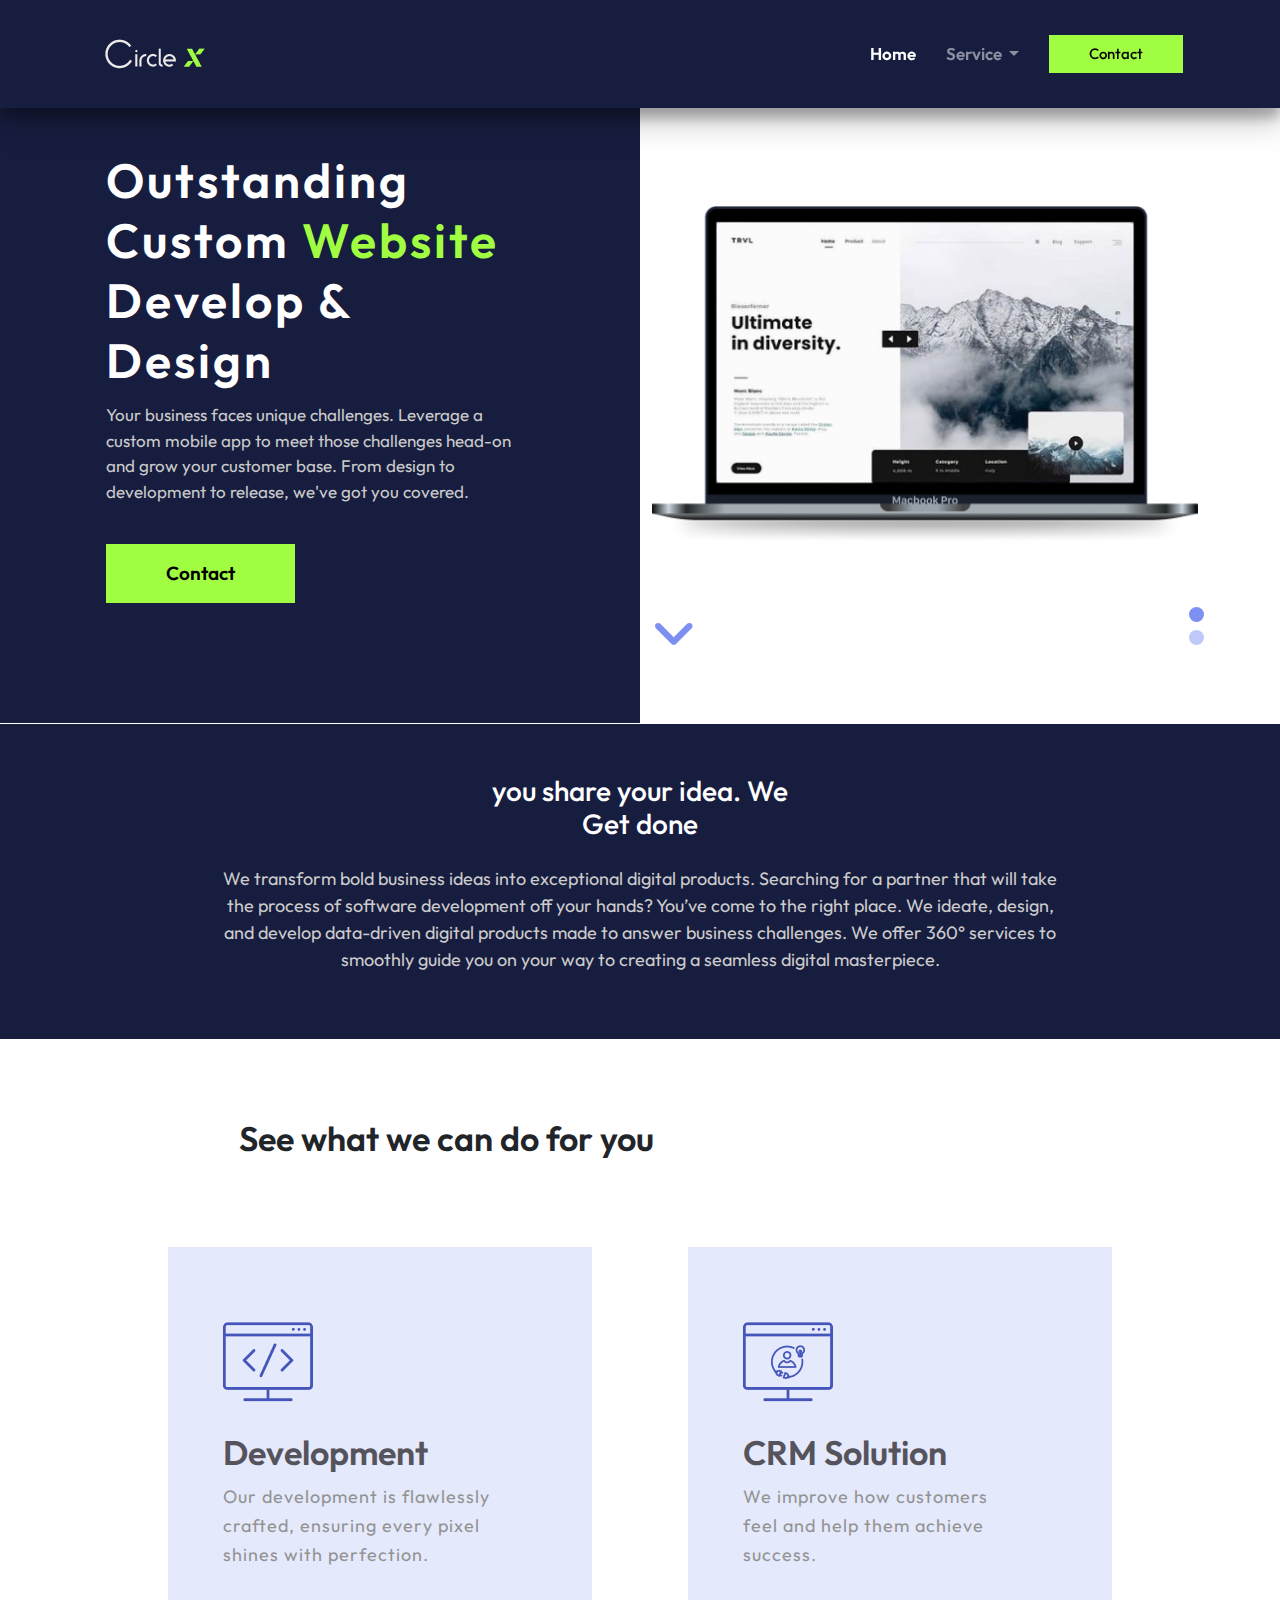
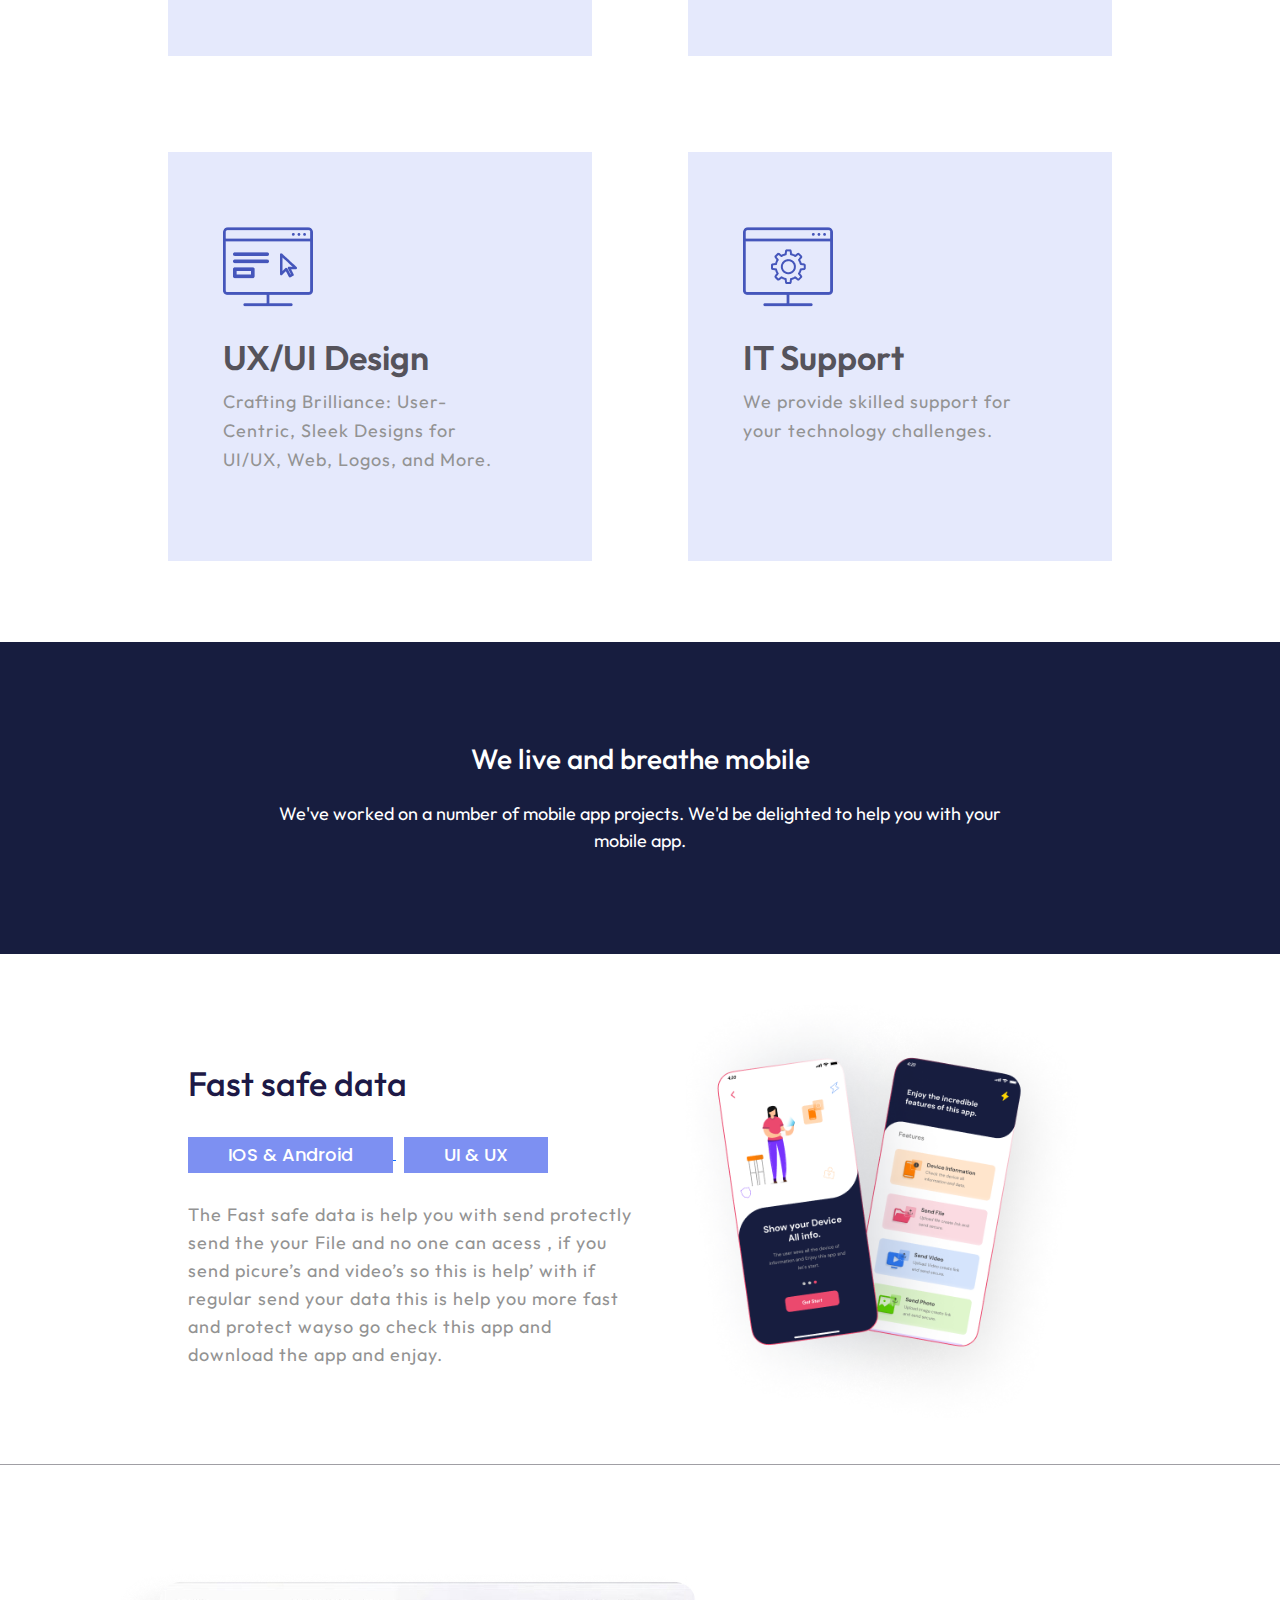
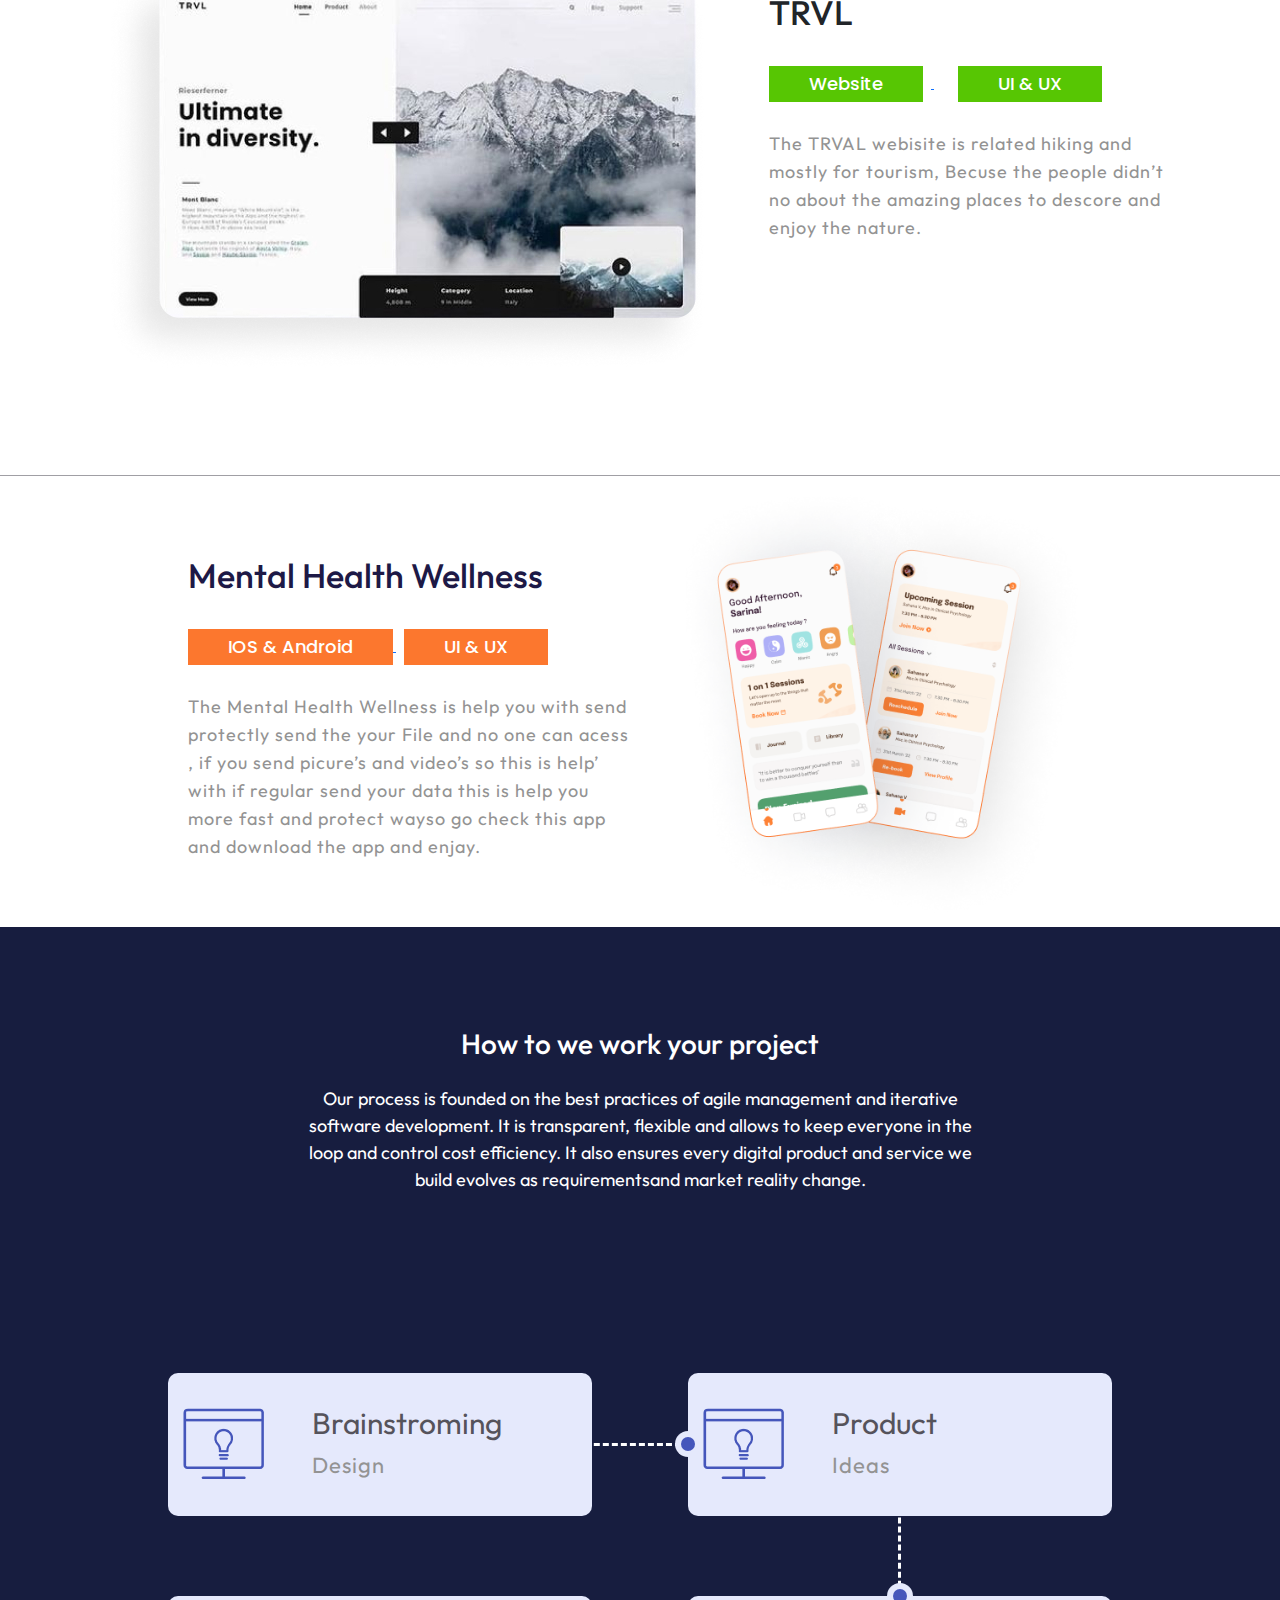
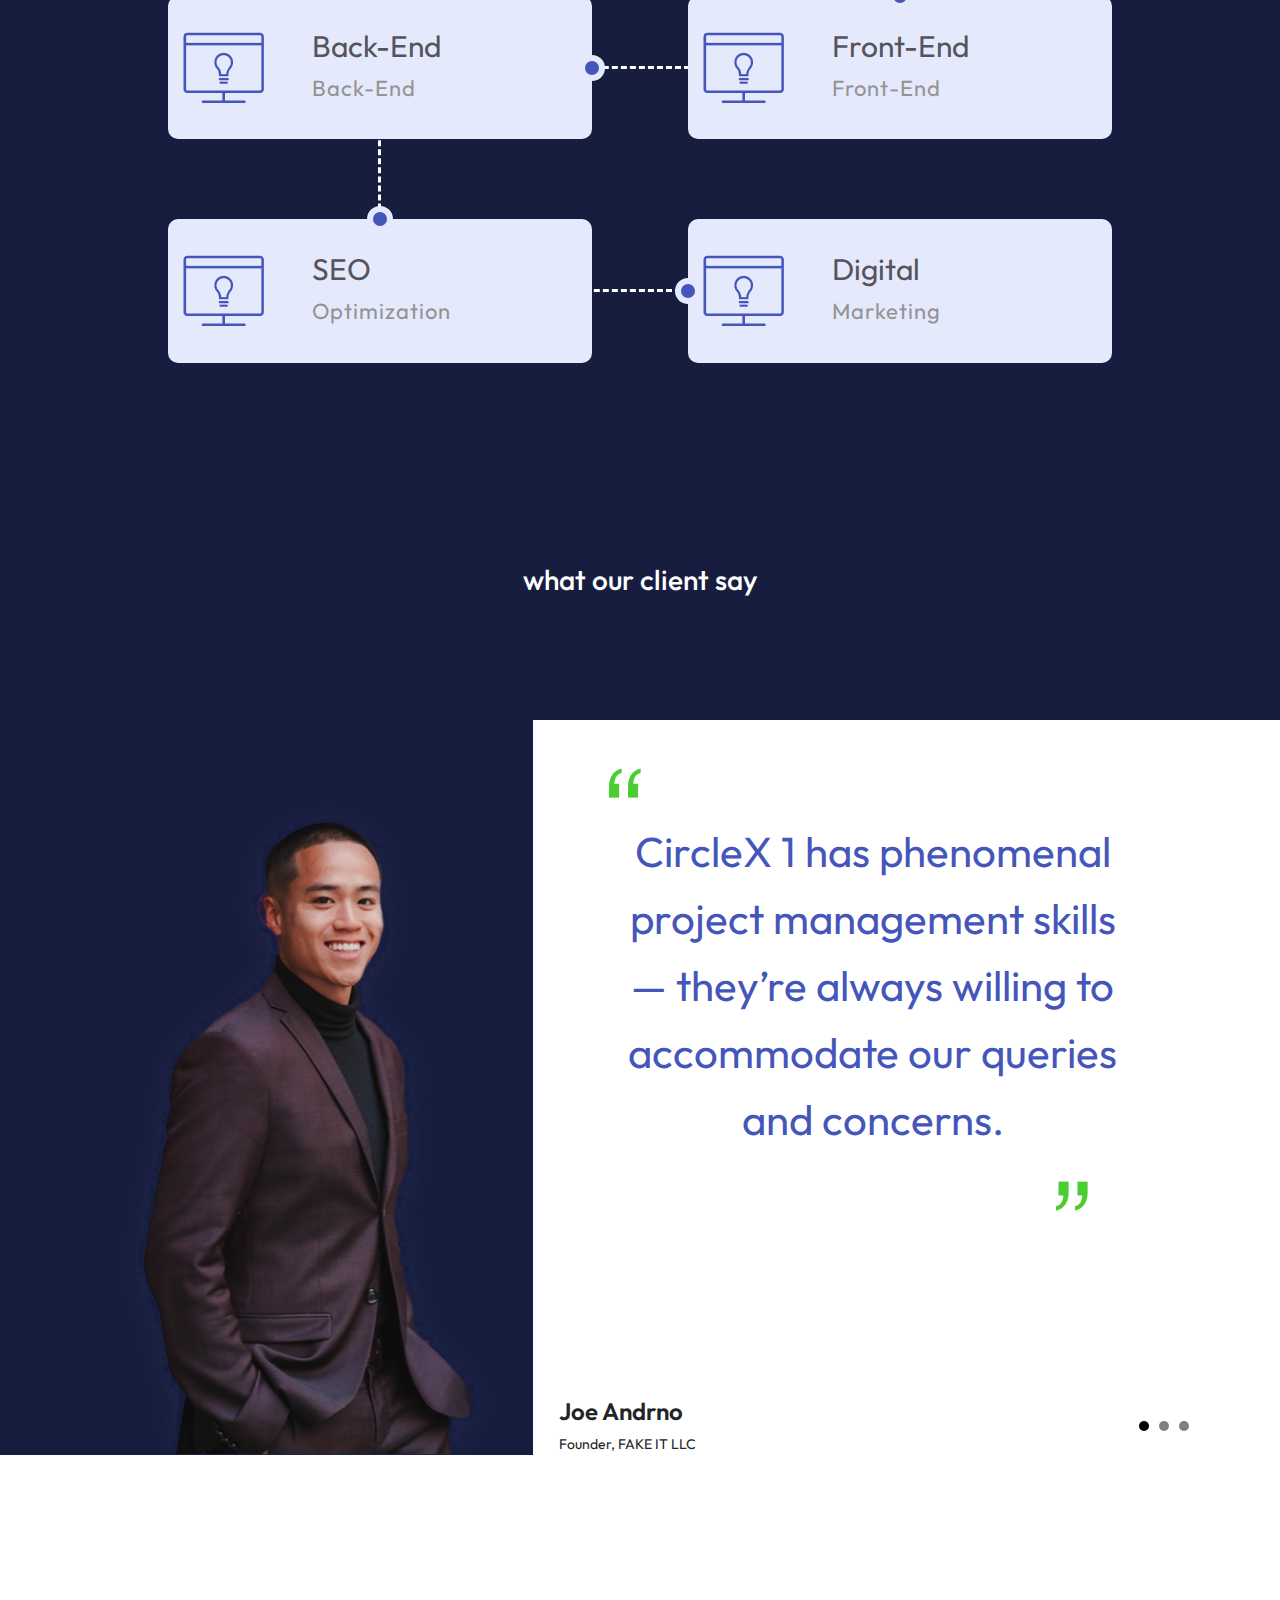
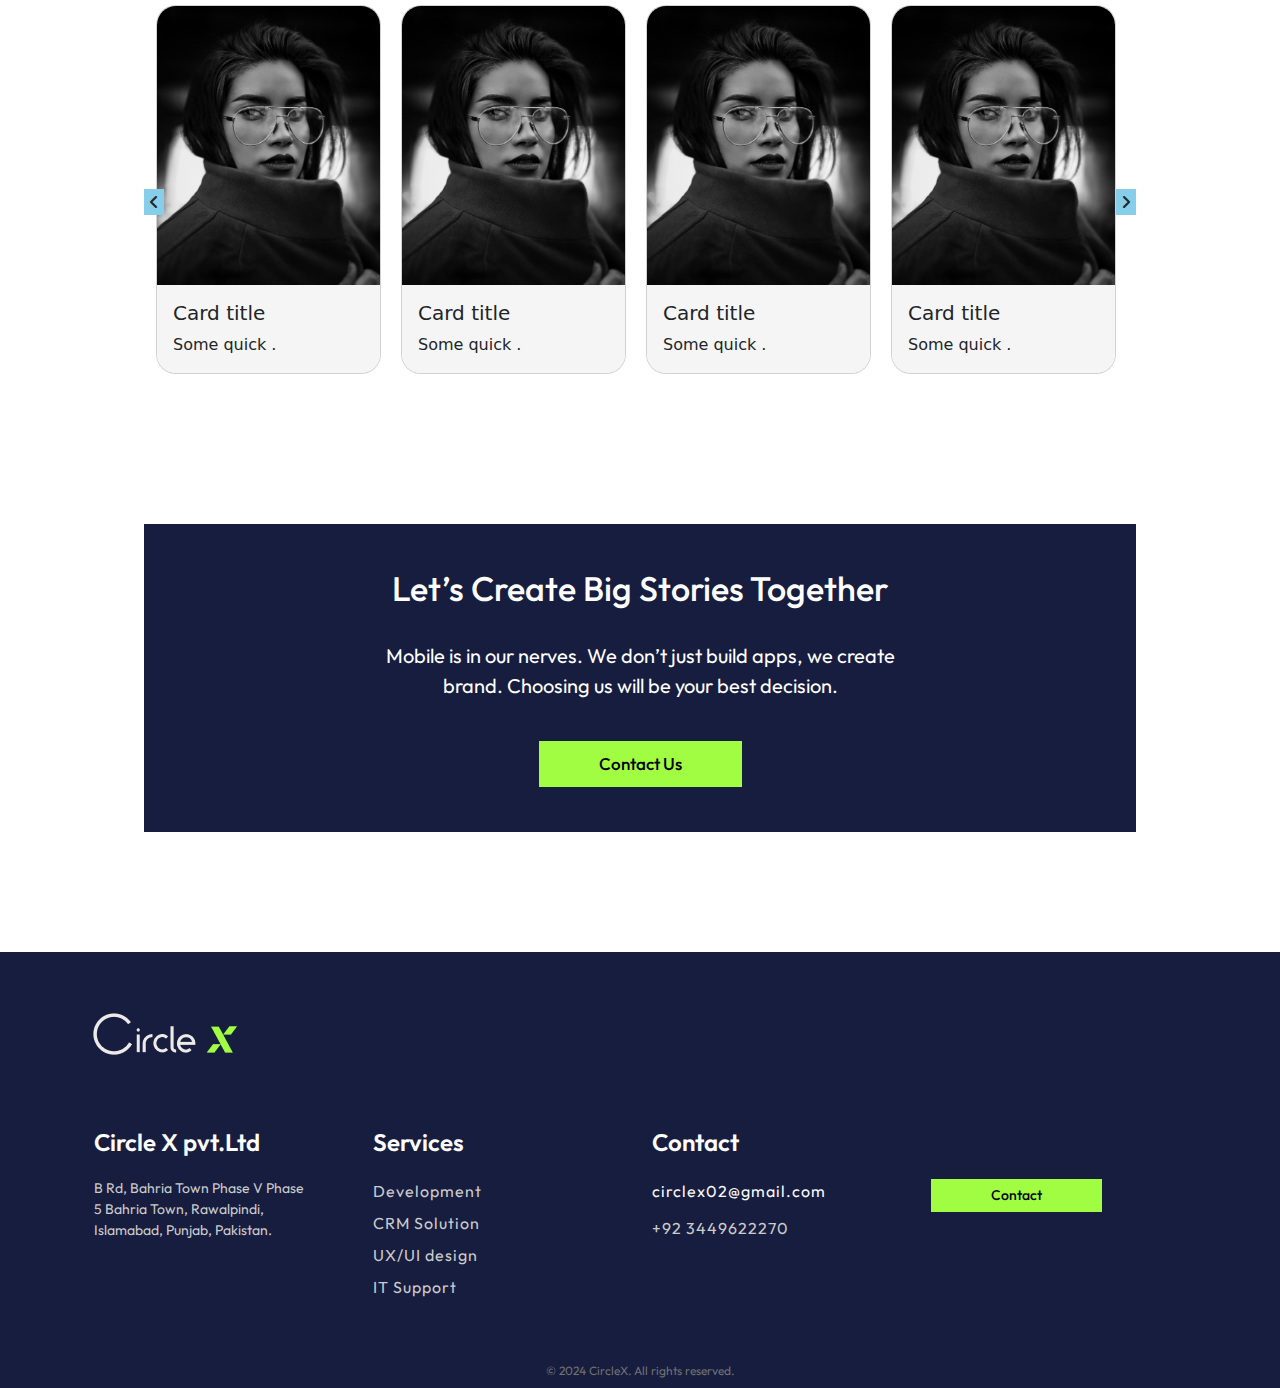
<file: index.html>
<!DOCTYPE html>
<html lang="en">
    <head>
        <meta charset="UTF-8">
        <meta name="viewport" content="width=device-width, initial-scale=1.0">
        <title>circleX site</title>
        <!-- ********bootstrap********** -->
        <link rel="stylesheet" href="https://cdn.jsdelivr.net/npm/bootstrap@5.3.3/dist/css/bootstrap.min.css">
        <link rel="stylesheet" href="https://cdnjs.cloudflare.com/ajax/libs/font-awesome/6.5.1/css/all.min.css">
        <link rel="preconnect" href="https://fonts.googleapis.com">
        <link rel="preconnect" href="https://fonts.gstatic.com" crossorigin>
        <link rel="stylesheet" href="styles/style.css">
    </head>
    <body>
        <!-- ****header****** -->
        <header id="site-header">
            <nav class="navbar navbar-expand-lg bg-body-tertiary">
                <div class="container">
                    <a class="navbar-brand" href="index.html">
                        <img src="photo/Group 17.png" alt="">
                    </a>
                    <button
                        class="navbar-toggler text-white bg-white"
                        type="button"
                        data-bs-toggle="collapse"
                        data-bs-target="#navbarNav"
                        aria-controls="navbarNav"
                        aria-expanded="false"
                        aria-label="Toggle navigation"
                    >
                        <span class="navbar-toggler-icon"></span>
                    </button>
                    <div class="collapse navbar-collapse " id="navbarNav">
                        <ul class="navbar-nav ms-auto align-items-center">
                            <li class="nav-item">
                                <a class="nav-link text-md-white" aria-current="page" href="index.html">Home</a>
                            </li>
                            <li class="nav-item dropdown">
                                <a
                                    class="nav-link dropdown-toggle active"
                                    href="#"
                                    role="button"
                                    data-bs-toggle="dropdown"
                                    aria-expanded="false"
                                >
                                    Service
                                </a>
                                <ul class="dropdown-menu mt-2 color-white">
                                    <li>
                                        <a class="dropdown-item" href="./service-1.html">Development</a>
                                    </li>
                                    <li>
                                        <hr class="dropdown-divider">
                                    </li>
                                    <li>
                                        <a class="dropdown-item" href="./CRM.html">CRM Solution</a>
                                    </li>
                                    <li>
                                        <hr class="dropdown-divider">
                                    </li>
                                    <li>
                                        <a class="dropdown-item" href="./ui ux.html">UX/UI Solution</a>
                                    </li>
                                    <li>
                                        <hr class="dropdown-divider">
                                    </li>
                                    <li>
                                        <a class="dropdown-item" href="./IT support.html">IT Support</a>
                                    </li>
                                </ul>
                            </li>
                            <li class="nav-item">
                                <a class="nav-link" href="contact.html">
                                    <button class="Contact-button">Contact</button>
                                </a>
                            </li>
                        </ul>
                    </div>
                </div>
            </nav>
        </header>
        <!-- ***********
        HERO SECTION -->
        <!-- ************ -->
        <section id="hero" class="position-relative">
            <div class="row position-absolute w-100 h-100 top-0 left-0 z-n1">
                <div class="col-12 col-md-12 col-lg-6 bg-blue"></div>
            </div>
            <div class="container mx-auto hero-content">
                <div class="row flex-column-reverse  flex-lg-row">
                    <div class="col-12 col-md-6 col-lg-6  first-col d-flex align-items-center ">
                        <div class="h1-div ms-lg-4">
                            <h1 class="h1-size txt-lg ">
                                Outstanding Custom
                                <span class="span-1">Mobile App</span>
                                <span class="span-2 d-none">Website</span>
                                Develop & Design
                            </h1>
                            <p class="txt-small pt-xl-1">
                                Your business faces unique challenges.
                        Leverage a custom mobile app to meet those challenges 
                        head-on and grow your customer base. From design to development 
                        to release, we've got you covered.
                            </p>
                            <a href="contact.html">
                                <button class="Contact-button2 ">Contact</button>
                            </a>
                        </div>
                    </div>
                    <div class="col-12 col-lg-6 sec-col position-relative ">
                        <div class="slider-div ">
                            <div class="mb-3">
                                <img
                                    src="photo/mobiles.png"
                                    width="100%"
                                    height=""
                                    class="img-1"
                                >
                                <img src="photo/laptop.png" width="100%" class="img-2 d-none">
                            </div>
                            <div class="photo-icon d-flex justify-content-between" style="bottom: -14px;">
                                <a href="#section-2" class="margin-auto">
                                    <i id="arrow" class="fa-solid fa-angle-down icon first-icon m-auto"></i>
                                </a>
                                <div>
                                    <span class="sec-icon mb-2 span-active"></span>
                                    <span class="sec-icon-2"></span>
                                </div>
                            </div>
                        </div>
                    </div>
                </div>
            </div>
        </section>
        <!-- ************
        Section 2
        *********** -->
        <section id="section-2">
            <div class="container
            -small">
                <div class=" d-flex flex-column align-items-center">
                    <h3 class="heading pb-3 w--100">
                        you share your idea. We Get done
                    </h3>
                    <p class="content txt-normal w--100">
                        We transform bold business ideas into exceptional digital products.
                         Searching for a partner that will take the process of software development
                          off your hands? You’ve come to the right place. We ideate, design, and develop 
                          data-driven digital products made to answer business challenges. We offer 360° 
                          services to smoothly guide you on your way to creating a seamless digital masterpiece.
                    </p>
                </div>
            </div>
        </section>
        <!--*************
        Section 3
        888888888888 -->
        <section id="card-section">
            <div class="container-small">
                <h3 class="card-section-h3 text-center">See what we can do for you</h3>
                <div class="row">
                    <div class="col-12 col-lg-6 pe-lg-5 mb-5 mb-lg-5">
                        <div class="card border-0 rounded-0 w-100">
                            <img src="photo/card-1.png " class="card-img-top pb-2" alt="...">
                            <div class="card-body">
                                <h5 class="card-title">Development</h5>
                                <p class="card-text txt-normal p-0">Our development is flawlessly crafted, ensuring every pixel shines with perfection.</p>
                            </div>
                        </div>
                    </div>
                    <div class="col-12 col-lg-6 ps-lg-5 mb-5 mb-lg-5">
                        <div class="card border-0 rounded-0 w-100">
                            <img src="photo/card-2.png " class="card-img-top pb-2" alt="...">
                            <div class="card-body">
                                <h5 class="card-title">CRM Solution</h5>
                                <p class="card-text txt-normal p-0">We improve how customers feel and help them achieve success.</p>
                            </div>
                        </div>
                    </div>
                    <div class="col-12 col-lg-6 pe-lg-5 mb-5 mb-lg-0 mt-lg-5">
                        <div class="card border-0 rounded-0">
                            <img src="photo/card-3.png " class="card-img-top pb-2" alt="...">
                            <div class="card-body">
                                <h5 class="card-title">UX/UI Design</h5>
                                <p class="card-text txt-normal p-0">Crafting Brilliance: User-Centric, Sleek Designs for UI/UX, Web, Logos, and More.</p>
                            </div>
                        </div>
                    </div>
                    <div class="col-12 col-lg-6 ps-lg-5 mb-5 mb-lg-0 mt-lg-5">
                        <div class="card border-0 rounded-0">
                            <img src="photo/card-4.png " class="card-img-top pb-2" alt="...">
                            <div class="card-body">
                                <h5 class="card-title">IT Support</h5>
                                <p class="card-text txt-normal p-0">We provide skilled support for your technology challenges.</p>
                            </div>
                        </div>
                    </div>
                </div>
            </div>
        </section>
        <!-- *************
        Section-4
        ************* -->
        <section id="section-4">
            <div class="container-small">
                <div class=" d-flex flex-column align-items-center">
                    <h3 class="heading pb-3 w--100">
                        We live and breathe mobile
                    </h3>
                    <p class="content txt-normal m-0 w--100">
                        We've worked on a number of mobile app projects. We'd be delighted to help you with your mobile app.
                    </p>
                </div>
            </div>
        </section>
        <!-- 88888888888
        Section-5
        88888888888 -->
        <section id="section-5">
            <div class="row">
                <div class="container-small mx-auto hero-content">
                    <div class="row flex-column-reverse flex-lg-row">
                        <div class="col-12 col-md-12 col-lg-6 s5-col px-2">
                            <div class="h1-div ms-lg-4">
                                <h3 class="heading">
                                    Fast safe data
                                </h3>
                                <a href="./service-1.html">
                                    <button class="btn me-0 my-1 my-lg-4">IOS & Android</button>
                                </a>
                                <a href="ui ux.html">
                                    <button class="btn ms-0 ms-md-2">UI & UX</button>
                                </a>
                                <p class="content pt-4 pt-xl-1">
                                    The Fast safe data is help you with  send protectly send the your File and no one can acess , if you send picure’s and video’s so this is help’ with if regular send your data this is help you more fast and protect wayso go check this app and download the app and enjay.
                                </p>
                            </div>
                        </div>
                        <div class="col-12 col-lg-6 ">
                            <div class="slider-div">
                                <img
                                    src="photo/screens.png"
                                    width="100%"
                                    height="100%"
                                    class="img-1"
                                >
                            </div>
                        </div>
                    </div>
                </div>
            </section>
            <!-- *********
        Section-6
        ********* -->
            <section id="section-6">
                <div class="container">
                    <div class="row ">
                        <div class="col-12 col-lg-7 p-sm-0">
                            <div class="slider-div">
                                <img
                                    src="photo/image 2.jpg"
                                    width="100%"
                                    height="100%"
                                    class="img-1"
                                >
                            </div>
                        </div>
                        <div class="col-12 col-md-12 col-lg-5 pt-lg-5  s6-first-col">
                            <div class="h1-div ms-lg-4">
                                <h3 class="heading">
                                    TRVL
                                </h3>
                                <a href="service-1.html">
                                    <button class="btn me-2 my-1 my-lg-4">Website</button>
                                </a>
                                <a href="ui ux.html">
                                    <button class="btn ms-lg-4 ms-md-2">UI & UX</button>
                                </a>
                                <p class="content pt-4 pt-xl-1 ">
                                    The TRVAL webisite is related hiking and mostly for tourism, Becuse the people didn’t no about the amazing places to descore and enjoy the nature.
                                </div>
                            </div>
                        </div>
                    </div>
                </section>
                <!-- 88888888888
        Section-7
        88888888888 -->
                <section id="section-7">
                    <div class="row">
                        <div class="container-small mx-auto hero-content">
                            <div class="row flex-column-reverse flex-lg-row">
                                <div class="col-12 col-md-12 col-lg-6 s5-col px-4  px-md-2 ">
                                    <div class="ms-lg-4">
                                        <h3 class="heading">
                                            Mental Health Wellness
                                        </h3>
                                        <a href="service-1.html">
                                            <button class="btn me-0 my-1 my-lg-4">IOS & Android</button>
                                        </a>
                                        <a href="ui ux.html">
                                            <button class="btn ms-0 ms-md-2">UI & UX</button>
                                        </a>
                                        <p class="content pt-4 pt-xl-1">
                                            The Mental Health Wellness is help you with  send protectly send the your File and no one can acess , if you send picure’s and video’s so this is help’ with if regular send your data this is help you more fast and protect wayso go check this app and download the app and enjay.
                                        </p>
                                    </div>
                                </div>
                                <div class="col-12 col-lg-6 ">
                                    <div class="slider-div">
                                        <img
                                            src="photo/orange scrn.png"
                                            width="100%"
                                            height="100%"
                                            class="img-1"
                                        >
                                    </div>
                                </div>
                            </div>
                        </div>
                    </section>
                    <!-- *************
        Section-8
        ************* -->
                    <section id="section-8">
                        <div class="container-small">
                            <div class=" d-flex flex-column align-items-center">
                                <h3 class="heading pb-3">
                                    How to we work your project
                                </h3>
                                <p class="content txt-normal m-0">
                                    Our process is founded on the best practices of agile management and iterative software development. It is transparent, flexible and allows to keep everyone in the loop and control cost efficiency. It also ensures every digital product and service we build evolves as requirementsand market reality change.
                                </p>
                            </div>
                        </div>
                        <div class="container">
                            <div class="row mini-card-row">
                                <div class="container-small position-relative">
                                    <div class="border-vertical"></div>
                                    <div class="border-vertical-2"></div>
                                    <div class="card-box">
                                        <!-- row-1 -->
                                        <div class="row position-relative" style="margin-bottom: 80px; z-index: 1; row-gap: 80px;">
                                            <div class="row-1-box position-absolute horizontal-border"></div>
                                            <div class="col-12 col-lg-6 pe-lg-5">
                                                <!-- card-1 -->
                                                <div class="card-one">
                                                    <img src="photo/minicard-1.png" class="">
                                                    <div class="ps-md-5  ps-3">
                                                        <h2 class="card-heading">Brainstroming</h2>
                                                        <h5 class="card-names">Design</h5>
                                                    </div>
                                                </div>
                                            </div>
                                            <!-- card-2 -->
                                            <div class="col-12 col-lg-6 ps-lg-5">
                                                <div class="card-one">
                                                    <img src="photo/minicard-1.png" class="">
                                                    <div class="ps-md-5 ps-3">
                                                        <h2 class="card-heading">Product</h2>
                                                        <h5 class="card-names">Ideas</h5>
                                                    </div>
                                                    <div class="circle">
                                                        <span class="dot"></span>
                                                    </div>
                                                </div>
                                            </div>
                                        </div>
                                        <!-- row-2 -->
                                        <div class="row position-relative" style="margin-bottom: 80px; z-index: 1; row-gap: 80px;">
                                            <div class="row-1-box position-absolute horizontal-border"></div>
                                            <!-- card-3 -->
                                            <div class=" col-12 col-lg-6 pe-lg-5">
                                                <div class="card-one">
                                                    <img src="photo/minicard-1.png" class="">
                                                    <div class="ps-md-5 ps-3">
                                                        <h2 class="card-heading">Back-End</h2>
                                                        <h5 class="card-names">Back-End</h5>
                                                    </div>
                                                    <div class="circle-3">
                                                        <span class="dot-3"></span>
                                                    </div>
                                                </div>
                                            </div>
                                            <!-- card-4 -->
                                            <div class="col-12 col-lg-6 ps-lg-5">
                                                <div class="card-one">
                                                    <img src="photo/minicard-1.png" class="">
                                                    <div class="ps-md-5 ps-3">
                                                        <h2 class="card-heading">Front-End</h2>
                                                        <h5 class="card-names">Front-End</h5>
                                                    </div>
                                                    <div class="circle-2">
                                                        <span class="dot-2"></span>
                                                    </div>
                                                </div>
                                            </div>
                                        </div>
                                        <!-- row-3 -->
                                        <div class="row position-relative" style="z-index: 1;row-gap: 80px;">
                                            <div class="row-1-box position-absolute horizontal-border"></div>
                                            <!-- card-5 -->
                                            <div class="col-12 col-lg-6 pe-lg-5">
                                                <div class="card-one">
                                                    <img src="photo/minicard-1.png" class="">
                                                    <div class="ps-md-5 ps-3">
                                                        <h2 class="card-heading">SEO</h2>
                                                        <h5 class="card-names">Optimization</h5>
                                                    </div>
                                                    <div class="circle-4">
                                                        <span class="dot-4"></span>
                                                    </div>
                                                </div>
                                            </div>
                                            <!-- card-6 -->
                                            <div class="col-12 col-lg-6 ps-lg-5 position-relative">
                                                <div class="card-one">
                                                    <img src="photo/minicard-1.png" class="">
                                                    <div class="ps-md-5 ps-3">
                                                        <h2 class="card-heading">Digital</h2>
                                                        <h5 class="card-names">Marketing</h5>
                                                    </div>
                                                    <div class="circle">
                                                        <span class="dot"></span>
                                                    </div>
                                                </div>
                                            </div>
                                        </div>
                                    </div>
                                </div>
                            </div>
                        </div>
                    </section>
                    <!-- *************
        Section-9
        ************* -->
                    <section id="section-9">
                        <div class="container-small">
                            <div class=" d-flex flex-column align-items-center">
                                <h3 class="heading pb-3">
                                    what our client say
                                </h3>
                            </div>
                        </div>
                    </section>
                    <!-- *************
        Section-10
        ************* -->
                    <section id="section-10" class="position-relative pt-5 ">
                        <div class="row position-absolute w-100 h-100 top-0 left-0 z-n1">
                            <div class="col-12 col-md-6 col-lg-5 col-xxl-6 bg-blue h-100"></div>
                            <div class="col-12 col-md-6 col-lg-7 col-xxl-6 "></div>
                        </div>
                        <div class="container mx-auto position-relative">
                            <div class="rows">
                                <!-- row-1 -->
                                <div class="row ">
                                    <div class="col-12 col-md-6 col-lg-5 col-xxl-6 text-center d-flex overflow-hidden">
                                        <img src="photo/zahir-namane-hwc7eIQiTCE-unsplash 1.png" width="100%" class="client-img mt-auto mx-auto">
                                    </div>
                                    <div class="col-12 col-md-6 col-lg-7 col-xxl-6 sec-col d-flex align-items-start justify-content-between flex-column ">
                                        <div class="slider-div">
                                            <img src="photo/left-quotes.png" alt="">
                                            <h2 class="text-center text white--">CircleX 1 has phenomenal project management skills — they’re always willing to accommodate our queries and concerns.</h2>
                                            <img src="photo/right-quotes.png" class="float-end pe-lg-5">
                                        </div>
                                        <div class="slider-tools">
                                            <div class="d-flex  flex-column">
                                                <h4>Joe Andrno</h4>
                                                <p class="m-0">Founder, FAKE IT LLC</p>
                                            </div>
                                            <!-- <div class="text-center">
                                                <div>
                                                    <img src="photo/arrow left.png" class="left-arrow ">
                                                    <img src="photo/arrow right.png" class="right-arrow">
                                                </div>
                                                <div class="spans text-center">
                                                    <span></span>
                                                    <span></span>
                                                    <span></span>
                                                    <span></span>
                                                    <span></span>
                                                </div>
                                            </div> -->
                                        </div>
                                    </div>
                                </div>
                                <!-- row-2 -->
                                <div class="row d-none ">
                                    <div class="col-12 col-md-6 col-lg-5 col-xxl-6 text-center d-flex overflow-hidden">
                                        <img src="photo/zahir-namane-hwc7eIQiTCE-unsplash 1.png" width="100%" class="client-img mt-auto mx-auto">
                                    </div>
                                    <div class="col-12 col-md-6 col-lg-7 col-xxl-6 sec-col d-flex align-items-start justify-content-between flex-column ">
                                        <div class="slider-div">
                                            <img src="photo/left-quotes.png" alt="">
                                            <h2 class="text-center text white--">CircleX 1 has phenomenal project management skills — they’re always willing to accommodate our queries and concerns.</h2>
                                            <img src="photo/right-quotes.png" class="float-end pe-lg-5">
                                        </div>
                                        <div class="slider-tools">
                                            <div class="d-flex  flex-column">
                                                <h4>Joe Andrno</h4>
                                                <p class="m-0">Founder, FAKE IT LLC</p>
                                            </div>
                                            <!-- <div class="text-center">
                                                <div>
                                                    <img src="photo/arrow left.png" class="left-arrow ">
                                                    <img src="photo/arrow right.png" class="right-arrow">
                                                </div>
                                                <div class="spans text-center">
                                                    <span></span>
                                                    <span></span>
                                                    <span></span>
                                                    <span></span>
                                                    <span></span>
                                                </div>
                                            </div> -->
                                        </div>
                                    </div>
                                </div>
                                <!-- row-3 -->
                                <div class="row d-none ">
                                    <div class="col-12 col-md-6 col-lg-5 col-xxl-6 text-center d-flex overflow-hidden">
                                        <img src="photo/zahir-namane-hwc7eIQiTCE-unsplash 1.png" width="100%" class="client-img mt-auto mx-auto">
                                    </div>
                                    <div class="col-12 col-md-6 col-lg-7 col-xxl-6 sec-col d-flex align-items-start justify-content-between flex-column ">
                                        <div class="slider-div">
                                            <img src="photo/left-quotes.png" alt="">
                                            <h2 class="text-center text white--">CircleX 1 has phenomenal project management skills — they’re always willing to accommodate our queries and concerns.</h2>
                                            <img src="photo/right-quotes.png" class="float-end pe-lg-5">
                                        </div>
                                        <div class="slider-tools">
                                            <div class="d-flex  flex-column">
                                                <h4>Joe Andrno</h4>
                                                <p class="m-0">Founder, FAKE IT LLC</p>
                                            </div>
                                            <!-- <div class="text-center">
                                                <div>
                                                    <img src="photo/arrow left.png" class="left-arrow ">
                                                    <img src="photo/arrow right.png" class="right-arrow">
                                                </div>
                                                <div class="spans text-center">
                                                    <span></span>
                                                    <span></span>
                                                    <span></span>
                                                    <span></span>
                                                    <span></span>
                                                </div>
                                            </div> -->
                                        </div>
                                    </div>
                                </div>
                            </div>
                            <div class="text-end arrow-margin">
                                <!-- <div>
                                    <img src="photo/arrow left.png" class="left-arrow ">
                                    <img src="photo/arrow right.png" class="right-arrow">
                                </div> -->
                                <div class="spans me-2 me-md-3 position-absolute end-0 ">
                                    <span></span>
                                    <span></span>
                                    <span></span>
                                </div>
                            </div>
                        </div>
                    </section>
                    <!--*************
Section-11
*************-->
                    <secttion id="section-11" class="d-block">
                        <div class="container-small  position-relative d-flex justify-content-center">
                            <div class="arrows-div">
                                <i class="fa-solid fa-angle-left  slider-left-arrow"></i>
                                <i class="fa-solid fa-angle-right slider-right-arrow"></i>
                            </div>
                            <div class="avatar-card">
                                <div class="slider">
                                    <div class="card">
                                        <img src="photo/alimarel-hpZ6NCRLe1A-unsplash.jpg" class="card-img-top" alt="...">
                                        <div class="card-body ">
                                            <h5 class="card-title">Card title</h5>
                                            <p class="card-text">Some quick .</p>
                                        </div>
                                    </div>
                                    <div class="card">
                                        <img src="photo/alimarel-hpZ6NCRLe1A-unsplash.jpg" class="card-img-top" alt="...">
                                        <div class="card-body ">
                                            <h5 class="card-title">Card title</h5>
                                            <p class="card-text">Some quick .</p>
                                        </div>
                                    </div>
                                    <div class="card">
                                        <img src="photo/alimarel-hpZ6NCRLe1A-unsplash.jpg" class="card-img-top" alt="...">
                                        <div class="card-body ">
                                            <h5 class="card-title">Card title</h5>
                                            <p class="card-text">Some quick .</p>
                                        </div>
                                    </div>
                                    <div class="card">
                                        <img src="photo/alimarel-hpZ6NCRLe1A-unsplash.jpg" class="card-img-top" alt="...">
                                        <div class="card-body ">
                                            <h5 class="card-title">Card title</h5>
                                            <p class="card-text">Some quick .</p>
                                        </div>
                                    </div>
                                    <div class="card">
                                        <img src="photo/alimarel-hpZ6NCRLe1A-unsplash.jpg" class="card-img-top" alt="...">
                                        <div class="card-body ">
                                            <h5 class="card-title">Card title</h5>
                                            <p class="card-text">Some quick .</p>
                                        </div>
                                    </div>
                                    <div class="card">
                                        <img src="photo/alimarel-hpZ6NCRLe1A-unsplash.jpg" class="card-img-top" alt="...">
                                        <div class="card-body ">
                                            <h5 class="card-title">Card title</h5>
                                            <p class="card-text">Some quick .</p>
                                        </div>
                                    </div>
                                </div>
                            </div>
                        </div>
                    </secttion>
                    <!-- *************
        Section-12
        ************* -->
                    <section id="section-12">
                        <div class="contact-container s12-color">
                            <div class="s12-content">
                                <div class="dev-width">
                                    <h2 class="h2">
                                        Let’s Create Big Stories Together
                                    </h2>
                                    <p class="p py-4">Mobile is in our nerves. We don’t just build apps, we create brand. Choosing us will be your best decision.</p>
                                    <a href="contact.html">
                                        <button class="Contact-button">Contact Us</button>
                                    </a>
                                </div>
                            </div>
                        </div>
                    </section>
                    <!-- **************
                       FOOTER
                    **************    -->
                    <footer id="footer">
                        <div class="container">
                            <div class="footer-logo">
                                <img src="photo/footer-logo.png" alt="">
                            </div>
                            <div class="row py-5">
                                <div class="col-sm-12 col-md-6 col-lg-3 pe-5">
                                    <h4 class="py-3">Circle X pvt.Ltd</h4>
                                    <p class="pe-2">B Rd, Bahria Town Phase V Phase 5 Bahria Town, Rawalpindi, Islamabad, Punjab, Pakistan.</p>
                                </div>
                                <div class="col-sm-12 col-md-6 col-lg-3">
                                    <h4 class="py-3">Services</h4>
                                    <div>
                                        <p class="m-0">
                                            <a href="service-1.html">
                                                <span class="pt-0">Development</span>
                                            </a>
                                        </p>
                                        <p class="m-0">
                                            <a href="CRM.html">
                                                <span class="pt-0">
                                                    CRM Solution
                                                </span>
                                            </a>
                                        </p>
                                        <p class="m-0">
                                            <a href="ui ux.html">
                                                <span class="pt-0">UX/UI design</span>
                                            </a>
                                        </p>
                                        <p class="m-0">
                                            <a href="IT support.html">
                                                <span class="pt-0">IT Support</span>
                                            </a>
                                        </p>
                                    </div>
                                </div>
                                <div class="col-sm-12 col-md-6 col-lg-3">
                                    <h4 class="py-3">Contact</h4>
                                    <div>
                                        <span class="pt-0 contact-span text-light">circlex02@gmail.com</span>
                                        <br>
                                        <span>+92 3449622270</span>
                                        <br>
                                    </div>
                                </div>
                                <div class="col-sm-12 col-md-6 col-lg-3 pt-md-5 ">
                                    <a href="contact.html">
                                        <button class="Contact-button mt-3">Contact</button>
                                    </a>
                                </div>
                            </div>
                            <div class="copy-write text-center">
                                <p class="copy-p py-2">© 2024 CircleX. All rights reserved.</p>
                            </div>
                        </footer>
                        <script src="https://cdn.jsdelivr.net/npm/bootstrap@5.3.3/dist/js/bootstrap.bundle.min.js"></script>
                        <script src="script/scrrpt.js"></script>
                    </body>
                </html>
</file>
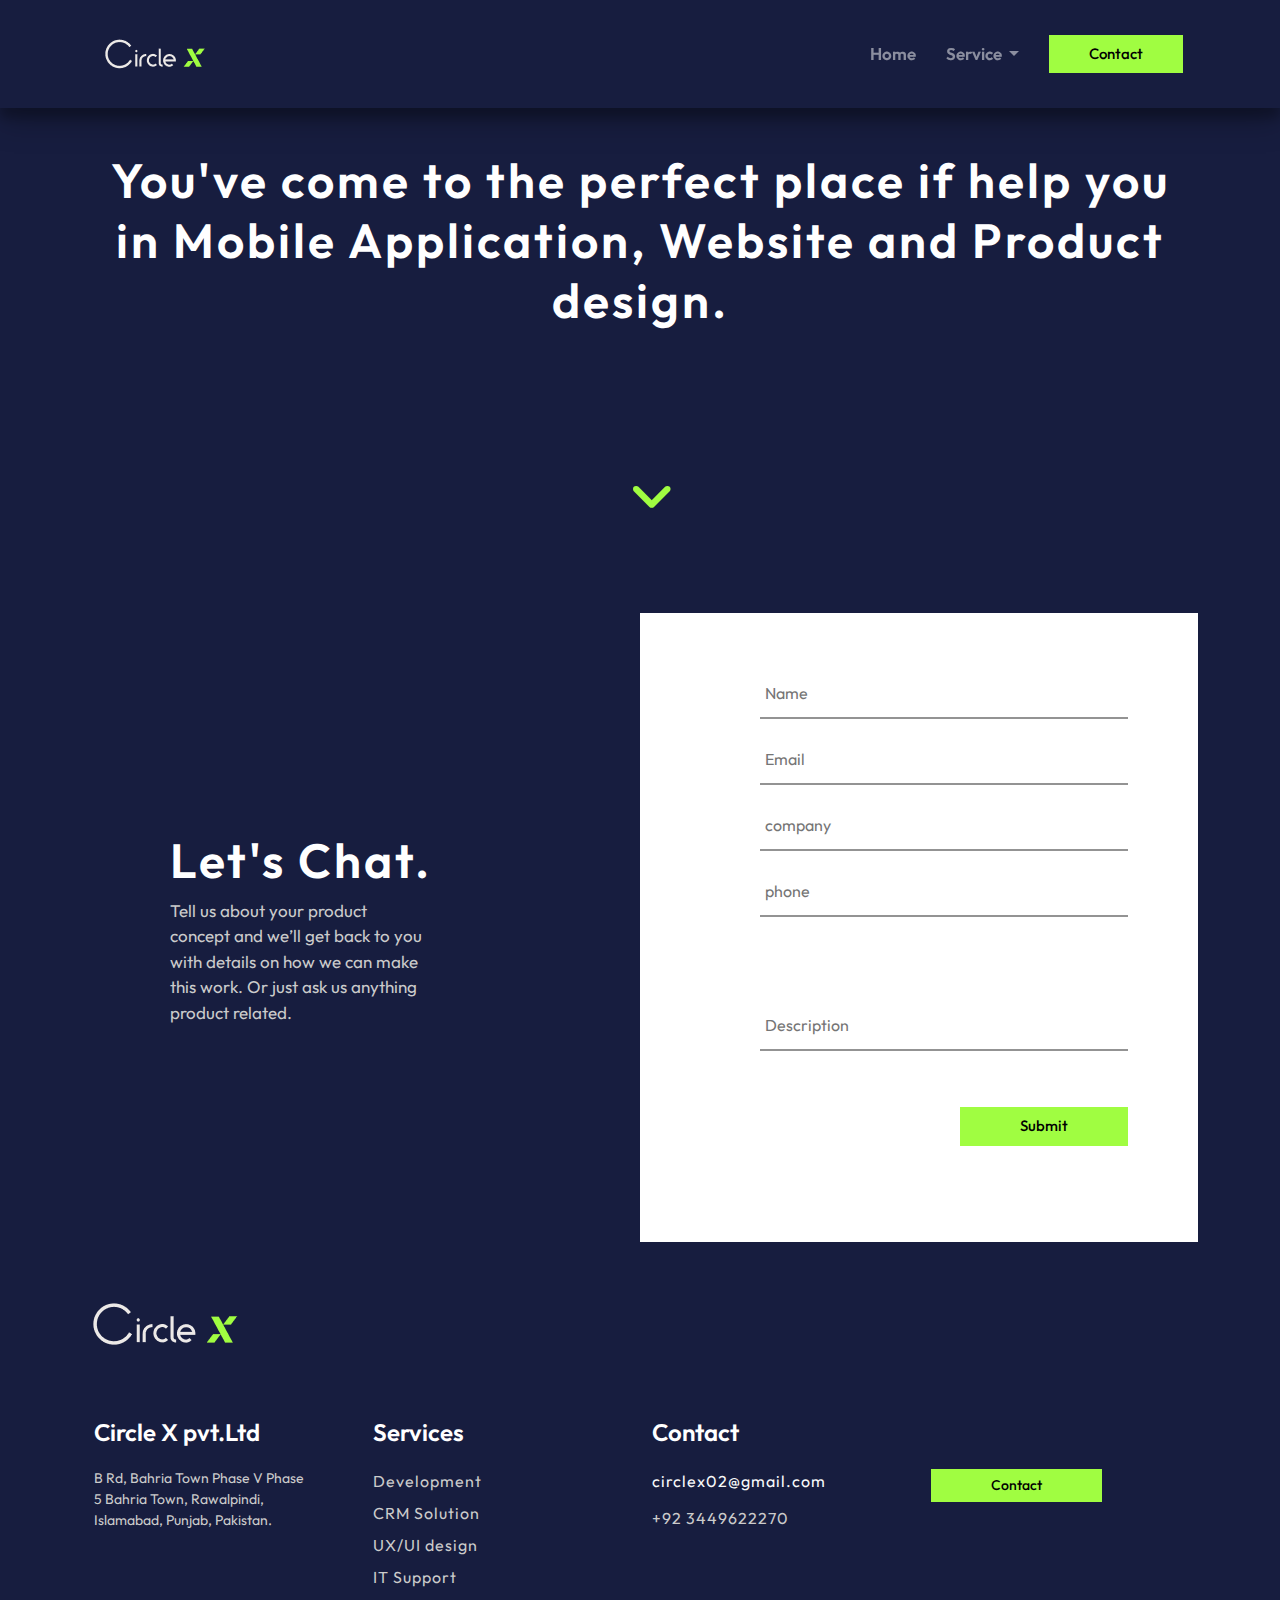
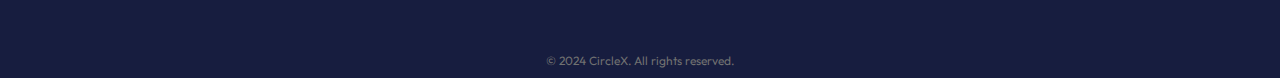
<file: contact.html>
<!DOCTYPE html>
<html lang="en">
    <head>
        <meta charset="UTF-8">
        <meta name="viewport" content="width=device-width, initial-scale=1.0">
        <title>circleX site</title>
        <!-- ********bootstrap********** -->
        <link rel="stylesheet" href="https://cdn.jsdelivr.net/npm/bootstrap@5.3.3/dist/css/bootstrap.min.css">
        <link rel="stylesheet" href="https://cdnjs.cloudflare.com/ajax/libs/font-awesome/6.5.1/css/all.min.css">
        <link rel="preconnect" href="https://fonts.googleapis.com">
        <link rel="preconnect" href="https://fonts.gstatic.com" crossorigin>
        <link rel="stylesheet" href="styles/style.css">
    </head>
    <body>
        <!-- ****header****** -->
        <header id="site-header">
            <nav class="navbar navbar-expand-lg bg-body-tertiary">
                <div class="container">
                    <a class="navbar-brand" href="index.html">
                        <img src="photo/Group 17.png" alt="">
                    </a>
                    <button
                        class="navbar-toggler text-white bg-white"
                        type="button"
                        data-bs-toggle="collapse"
                        data-bs-target="#navbarNav"
                        aria-controls="navbarNav"
                        aria-expanded="false"
                        aria-label="Toggle navigation"
                    >
                        <span class="navbar-toggler-icon"></span>
                    </button>
                    <div class="collapse navbar-collapse " id="navbarNav">
                        <ul class="navbar-nav ms-auto align-items-center">
                            <li class="nav-item">
                                <a class="nav-link active text-md-white" aria-current="page" href="index.html">Home</a>
                            </li>
                            <li class="nav-item dropdown">
                                <a
                                    class="nav-link dropdown-toggle active"
                                    href="#"
                                    role="button"
                                    data-bs-toggle="dropdown"
                                    aria-expanded="false"
                                >
                                    Service
                                </a>
                                <ul class="dropdown-menu mt-2 color-white">
                                    <li>
                                        <a class="dropdown-item" href="./service-1.html">Development</a>
                                    </li>
                                    <li>
                                        <hr class="dropdown-divider">
                                    </li>
                                    <li>
                                        <a class="dropdown-item" href="./CRM.html">CRM Solution</a>
                                    </li>
                                    <li>
                                        <hr class="dropdown-divider">
                                    </li>
                                    <li>
                                        <a class="dropdown-item" href="./ui ux.html">UX/UI Solution</a>
                                    </li>
                                    <li>
                                        <hr class="dropdown-divider">
                                    </li>
                                    <li>
                                        <a class="dropdown-item" href="./IT support.html">IT Support</a>
                                    </li>
                                </ul>
                            </li>
                            <li class="nav-item">
                                <a class="nav-link" href="contact.html">
                                    <button class="Contact-button">Contact</button>
                                </a>
                            </li>
                        </ul>
                    </div>
                </div>
            </nav>
        </header>
        <!-- ***********
        HERO SECTION -->
        <!-- ************ -->
        <section id="hero-2" class="bg-darkblue">
            <div class="container mx-auto hero-content text-center align-center-column ">
                <h1 class="h1-size txt-lg px-lg-4">
                    You've come to the perfect place if help you in Mobile  Application, Website and Product design.
                </h1>
                <div class="h1-div ms-lg-4 pttt-5">
                    <div class="d-flex align-items-center justify-content-center ">
                        <a href="#hero">
                            <i id="arrow" class="fa-solid fa-angle-down icon first-icon light-green"></i>
                        </a>
                    </div>
                </div>
            </div>
        </section>
        <section id="hero" class="position-relative">
            <div class="row position-absolute w-100 h-100 top-0 left-0 z-n1">
                <div class="col-12 col-md-12 col-lg-12 bg-blue"></div>
            </div>
            <div class="container mx-auto hero-content-2">
                <div class="row   flex-lg-row">
                    <div class="col-12 col-md-12 col-lg-6  first-col d-flex align-items-center justify-content-lg-center ">
                        <div class="h1-div ms-lg-4">
                            <h1 class="h1-size txt-lg ">
                                Let's Chat.
                            </h1>
                            <p class="txt-small pe-0 pe-lg-5 div-width pb-5  py-5 py-lg-0 ">
                                Tell us about your product concept and we’ll get back to you with details on how we can make this work. Or just ask us anything product related.
                            </p>
                        </div>
                    </div>
                    <div class="col-12 col-md-12 col-lg-6 sec-col position-relative pss-5  p-5 p-lg-5 bg-white">
                        <form>
                            <input
                                type="text"
                                id="fname"
                                name="fname"
                                placeholder="Name"
                            >
                            <input
                                type="text"
                                id="lname"
                                name="lname"
                                placeholder="Email"
                            >
                            <input
                                type="text"
                                id="lname"
                                name="lname"
                                placeholder="company"
                            >
                            <input
                                type="text"
                                id="lname"
                                name="lname"
                                placeholder="phone"
                            >
                            <input
                                type="text"
                                id="lname"
                                name="lname"
                                placeholder="Description"
                                class="ptt-5"
                            >
                            <button class="site-button float-md-end  my-5">Submit</button>
                        </form>
                    </div>
                </div>
            </div>
        </section>
        <!-- **************
                       FOOTER
                    **************    -->
        <footer id="footer">
            <div class="container">
                <div class="footer-logo">
                    <img src="photo/footer-logo.png" alt="">
                </div>
                <div class="row py-5">
                    <div class="col-sm-12 col-md-6 col-lg-3 pe-5">
                        <h4 class="py-3">Circle X pvt.Ltd</h4>
                        <p class="pe-2">B Rd, Bahria Town Phase V Phase 5 Bahria Town, Rawalpindi, Islamabad, Punjab, Pakistan.</p>
                    </div>
                    <div class="col-sm-12 col-md-6 col-lg-3">
                        <h4 class="py-3">Services</h4>
                        <div>
                            <p class="m-0">
                                <a href="service-1.html">
                                    <span class="pt-0">Development</span>
                                </a>
                            </p>
                            <p class="m-0">
                                <a href="CRM.html">
                                    <span class="pt-0">
                                        CRM Solution
                                    </span>
                                </a>
                            </p>
                            <p class="m-0">
                                <a href="ui ux.html">
                                    <span class="pt-0">UX/UI design</span>
                                </a>
                            </p>
                            <p class="m-0">
                                <a href="IT support.html">
                                    <span class="pt-0">IT Support</span>
                                </a>
                            </p>
                        </div>
                    </div>
                    <div class="col-sm-12 col-md-6 col-lg-3">
                        <h4 class="py-3">Contact</h4>
                        <div>
                            <span class="pt-0 contact-span text-light">circlex02@gmail.com</span>
                            <br>
                            <span>+92 3449622270</span>
                            <br>
                        </div>
                    </div>
                    <div class="col-sm-12 col-md-6 col-lg-3 pt-md-5 ">
                        <a href="contact.html">
                            <button class="Contact-button mt-3">Contact</button>
                        </a>
                    </div>
                </div>
                <div class="copy-write text-center">
                    <p class="copy-p py-2">© 2024 CircleX. All rights reserved.</p>
                </div>
            </footer>
            <script src="https://cdn.jsdelivr.net/npm/bootstrap@5.3.3/dist/js/bootstrap.bundle.min.js"></script>
            <script src="script/scrrpt.js"></script>
        </body>
    </html>
</file>
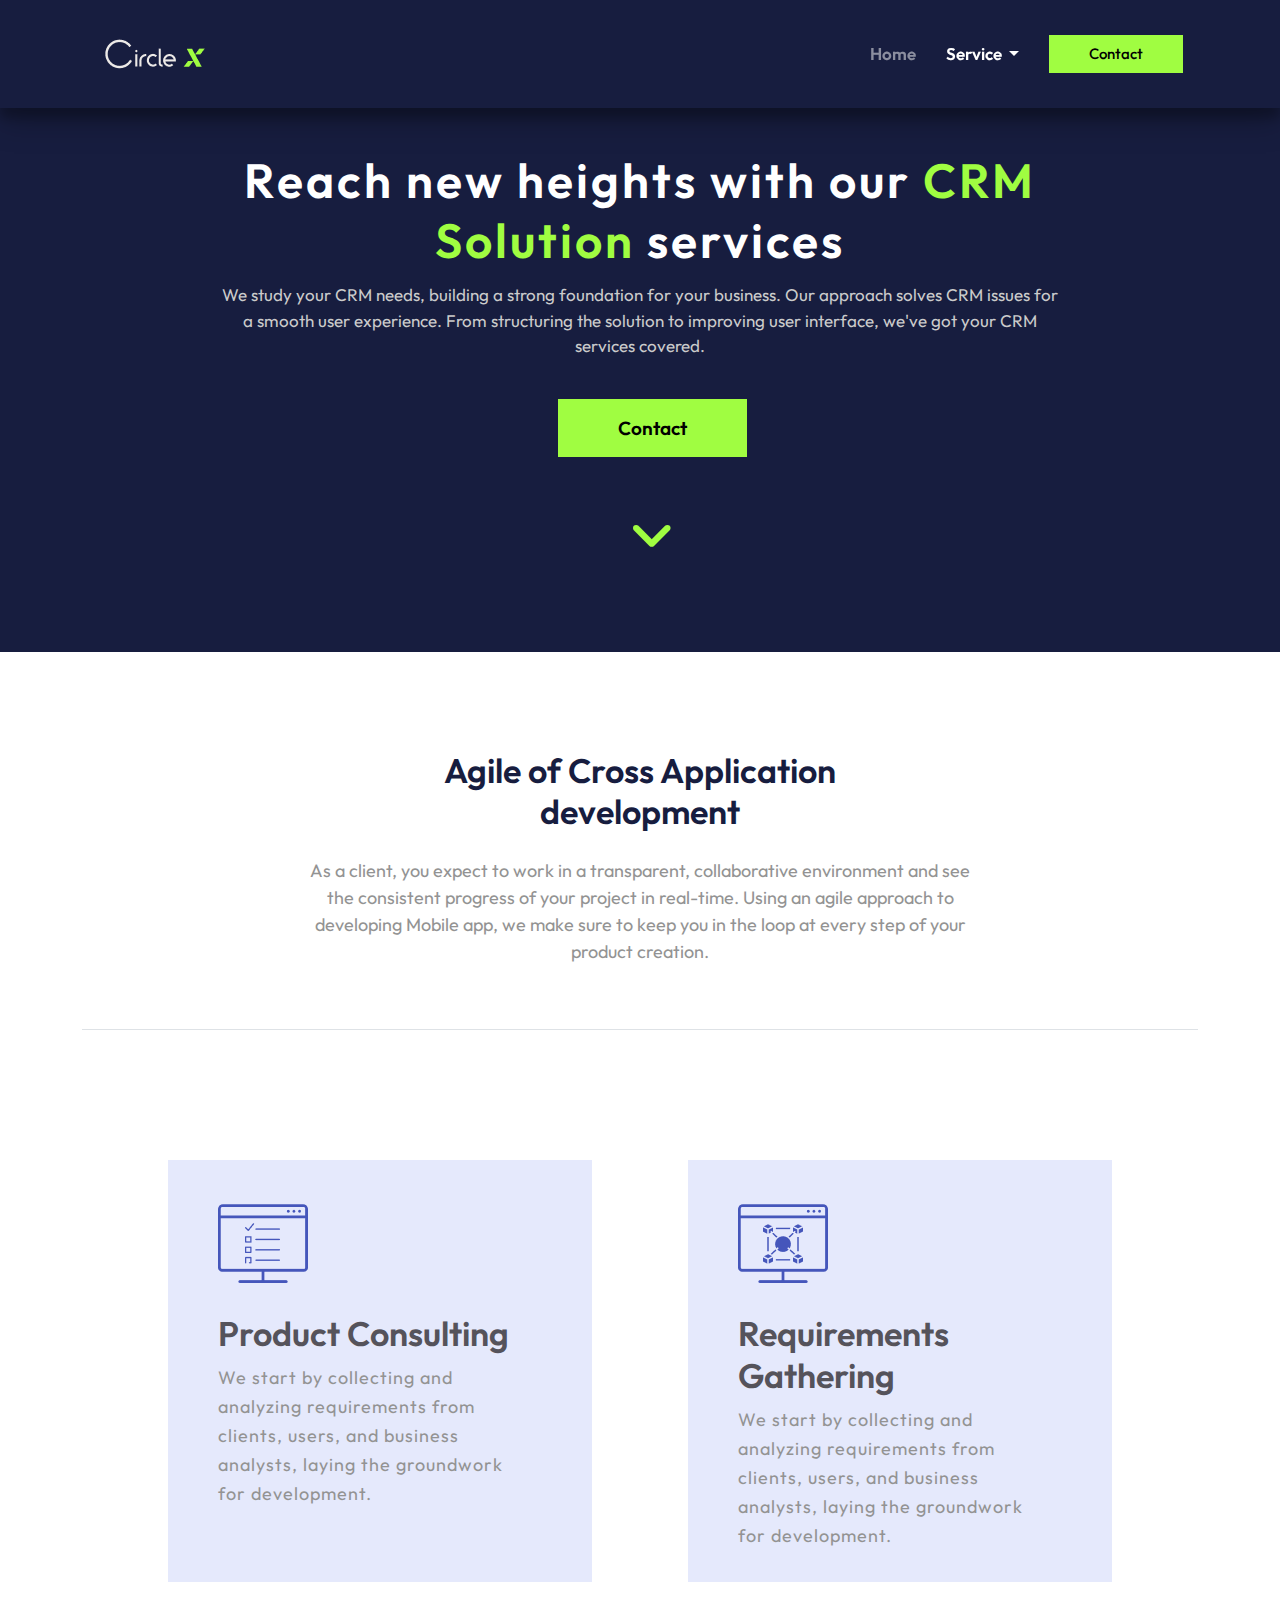
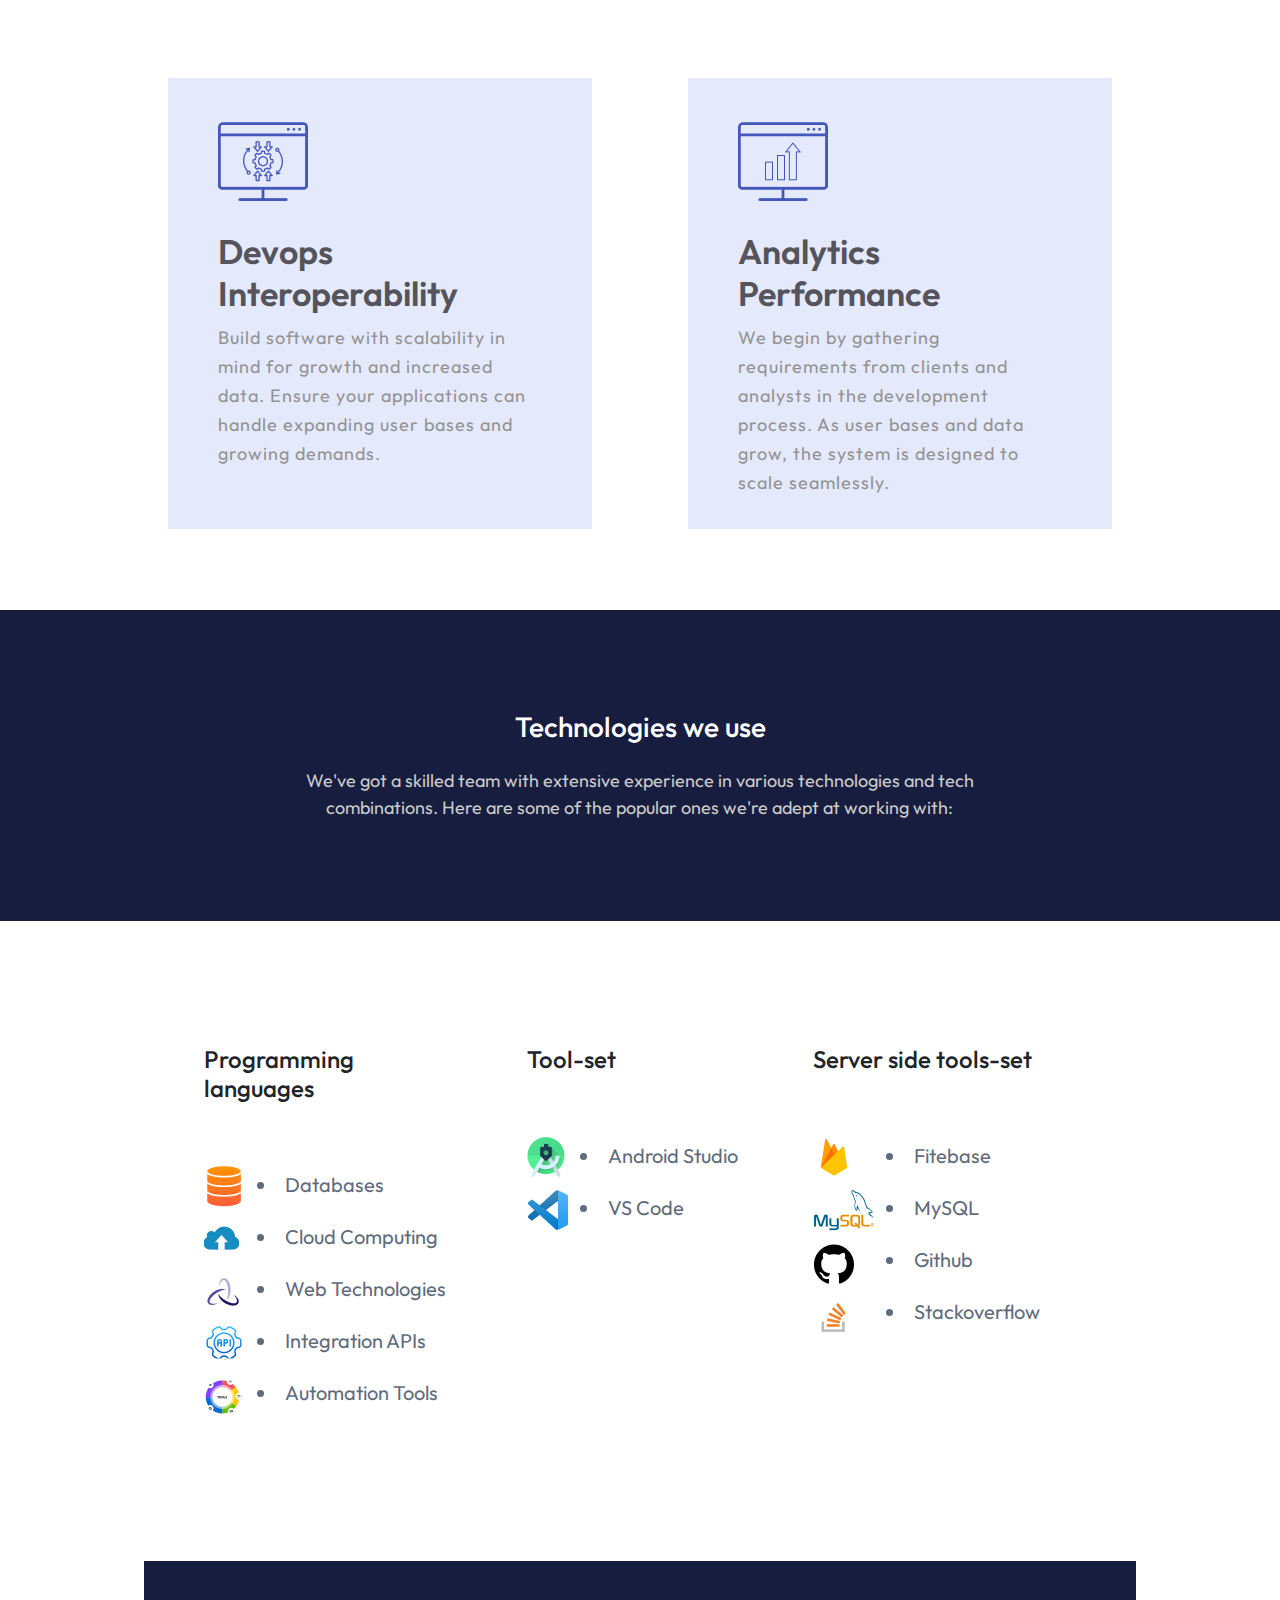
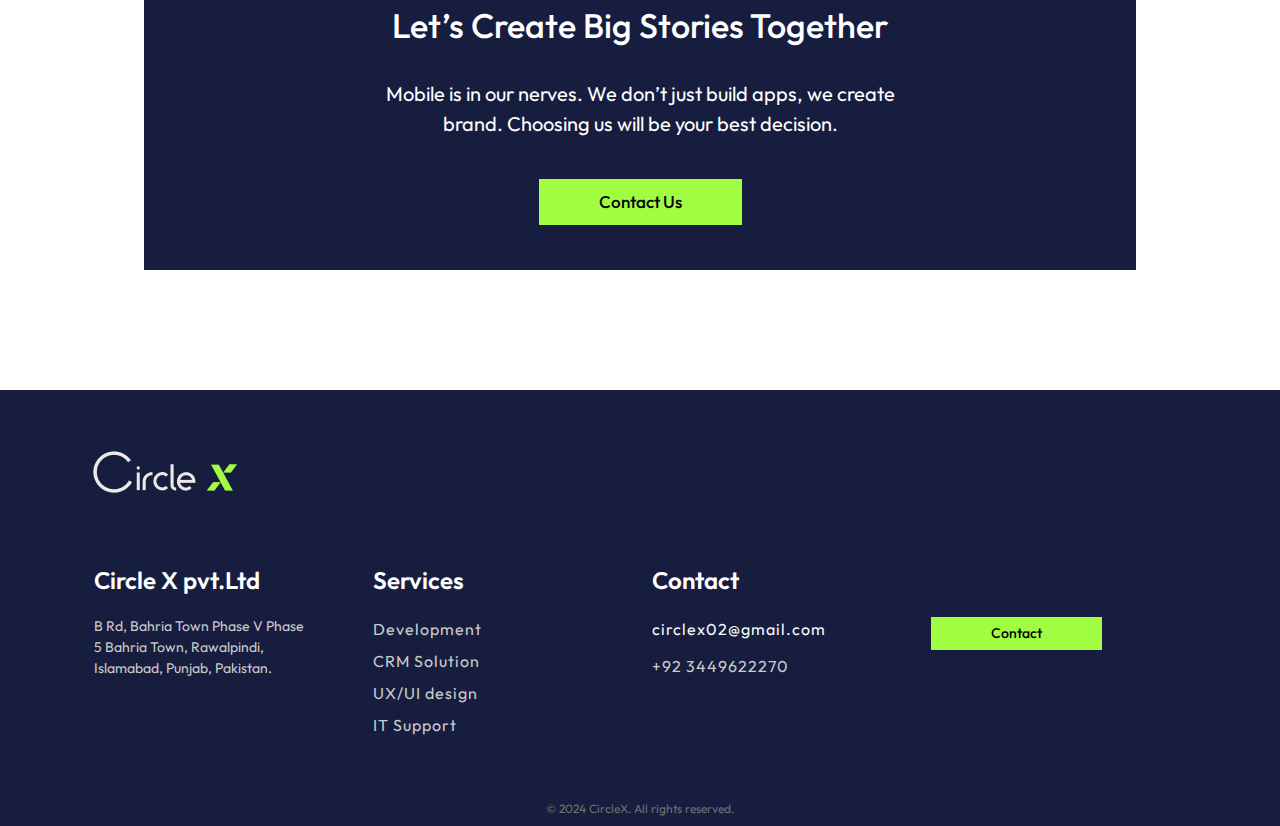
<file: CRM.html>
<!DOCTYPE html>
<html lang="en">
    <head>
        <meta charset="UTF-8">
        <meta name="viewport" content="width=device-width, initial-scale=1.0">
        <title>circleX site</title>
        <!-- ********bootstrap********** -->
        <link rel="stylesheet" href="https://cdn.jsdelivr.net/npm/bootstrap@5.3.3/dist/css/bootstrap.min.css">
        <link rel="stylesheet" href="https://cdnjs.cloudflare.com/ajax/libs/font-awesome/6.5.1/css/all.min.css">
        <link rel="preconnect" href="https://fonts.googleapis.com">
        <link rel="preconnect" href="https://fonts.gstatic.com" crossorigin>
        <link rel="stylesheet" href="styles/style.css">
    </head>
    <body>
        <!-- ****header****** -->
        <header id="site-header">
            <nav class="navbar navbar-expand-lg bg-body-tertiary">
                <div class="container">
                    <a class="navbar-brand" href="index.html">
                        <img src="photo/Group 17.png" alt="">
                    </a>
                    <button
                        class="navbar-toggler text-white bg-white"
                        type="button"
                        data-bs-toggle="collapse"
                        data-bs-target="#navbarNav"
                        aria-controls="navbarNav"
                        aria-expanded="false"
                        aria-label="Toggle navigation"
                    >
                        <span class="navbar-toggler-icon"></span>
                    </button>
                    <div class="collapse navbar-collapse " id="navbarNav">
                        <ul class="navbar-nav ms-auto align-items-center">
                            <li class="nav-item">
                                <a class="nav-link active text-md-white" aria-current="page" href="index.html">Home</a>
                            </li>
                            <li class="nav-item dropdown">
                                <a
                                    class="nav-link dropdown-toggle"
                                    href="#"
                                    role="button"
                                    data-bs-toggle="dropdown"
                                    aria-expanded="false"
                                >
                                    Service
                                </a>
                                <ul class="dropdown-menu mt-2 color-white">
                                    <li>
                                        <a class="dropdown-item" href="./service-1.html">Development</a>
                                    </li>
                                    <li>
                                        <hr class="dropdown-divider">
                                    </li>
                                    <li>
                                        <a class="dropdown-item active-sub" href="./CRM.html">CRM Solution</a>
                                    </li>
                                    <li>
                                        <hr class="dropdown-divider">
                                    </li>
                                    <li>
                                        <a class="dropdown-item" href="./ui ux.html">UX/UI Solution</a>
                                    </li>
                                    <li>
                                        <hr class="dropdown-divider">
                                    </li>
                                    <li>
                                        <a class="dropdown-item" href="./IT support.html">IT Support</a>
                                    </li>
                                </ul>
                            </li>
                            <li class="nav-item">
                                <a class="nav-link" href="contact.html">
                                    <button class="Contact-button">Contact</button>
                                </a>
                            </li>
                        </ul>
                    </div>
                </div>
            </nav>
        </header>
        <!-- ***********
        HERO SECTION -->
        <!-- ************ -->
        <section id="hero-2" class="bg-darkblue">
            <div class="container-small mx-auto hero-content text-center align-center-column px-lg-5">
                <h1 class="h1-size txt-lg ">
                    Reach new heights with our
                    <span class="span-1 light-green">CRM Solution</span>
                    services
                </h1>
                <p class="txt-small pt-xl-1 px-lg-4">
                    We study your CRM needs, building a strong foundation for your business. 
                    Our approach solves CRM issues for a smooth user experience. From structuring the solution
                     to improving user interface, we've got your CRM services covered.
                </p>
                <div class="h1-div ms-lg-4">
                    <a href="contact.html">
                        <button class="Contact-button2 ">Contact</button>
                    </a>
                    <div class="d-flex align-items-center justify-content-center ">
                        <a href="#p2-section-3">
                            <i id="arrow" class="fa-solid fa-angle-down icon first-icon light-green"></i>
                        </a>
                    </div>
                </div>
            </div>
        </section>
        <!-- ************
        Section 2
        *********** -->
        <!-- <section id="p2-section-2">
            <div class="container
            -small">
                <div class=" d-flex flex-column align-items-center">
                    <h4 class="heading pb-3">
                        Cross Application development
                    </h4>
                    <p class="content txt-normal">
                        We develop cross platform application both mobile and website. the process of product we start from the design UI & UX to bulid the product stratge and stracture, then the next to start work with development with throught the UI & UX.
                    </p>
                </div>
            </div>
        </section> -->
        <!--+++++++++++
        Section 3
        ++++++++++++++ -->
        <section id="p2-section-3">
            <div class="container
            -small">
                <div class=" d-flex flex-column align-items-center py-5 border-bottom">
                    <h3 class="heading pb-3 w--100">
                        Agile of Cross Application development
                    </h3>
                    <p class="content txt-normal w--100">
                        As a client, you expect to work in a transparent, collaborative environment and see the consistent progress of your project in real-time. Using an agile approach to developing Mobile app, we make sure to keep you in the loop at every step of your product creation.
                    </p>
                </div>
            </div>
        </section>
        <!--+++++++++++
        Section 4
        ++++++++++++++-->
        <section id="card-section-2">
            <div class="container-small">
                <div class="row">
                    <div class="col-12 col-lg-6 pe-lg-5 mb-5 mb-lg-5">
                        <div class="card border-0 rounded-0 w-100">
                            <img src="photo/req gathering.png " class="card-img-top pb-2" alt="...">
                            <div class="card-body">
                                <h5 class="card-title">Product Consulting</h5>
                                <p class="card-text txt-normal p-0">We start by collecting and analyzing requirements from clients, users, and business analysts, laying the groundwork for development.</p>
                            </div>
                        </div>
                    </div>
                    <div class="col-12 col-lg-6 ps-lg-5 mb-5 mb-lg-5">
                        <div class="card border-0 rounded-0 w-100">
                            <img src="photo/deveops.png " class="card-img-top pb-2" alt="...">
                            <div class="card-body">
                                <h5 class="card-title">Requirements Gathering</h5>
                                <p class="card-text txt-normal p-0">We start by collecting and analyzing requirements from clients, users, and business analysts, laying the groundwork for development.</p>
                            </div>
                        </div>
                    </div>
                    <div class="col-12 col-lg-6 pe-lg-5 mb-5 mb-lg-0 mt-lg-5">
                        <div class="card border-0 rounded-0">
                            <img src="photo/data integration.png" class="card-img-top pb-2" alt="...">
                            <div class="card-body">
                                <h5 class="card-title">Devops Interoperability</h5>
                                <p class="card-text txt-normal p-0">Build software with scalability in mind for growth and increased data. Ensure your applications can handle expanding user bases and growing demands.</p>
                            </div>
                        </div>
                    </div>
                    <div class="col-12 col-lg-6 ps-lg-5 mb-5 mb-lg-0 mt-lg-5">
                        <div class="card border-0 rounded-0">
                            <img src="photo/analytic perfmnce.png " class="card-img-top pb-2" alt="...">
                            <div class="card-body">
                                <h5 class="card-title">Analytics Performance</h5>
                                <p class="card-text txt-normal p-0">We begin by gathering requirements from clients and analysts in the development process. As user bases and data grow, the system is designed to scale seamlessly.</p>
                            </div>
                        </div>
                    </div>
                </div>
            </div>
        </section>
        <!-- *************
        Section-4
        ************* -->
        <section id="section-4">
            <div class="container-small">
                <div class=" d-flex flex-column align-items-center">
                    <h3 class="heading pb-3 w--100">
                        Technologies we use
                    </h3>
                    <p class="content txt-normal m-0 w--100 grey--">
                        We've got a skilled team with extensive experience in various technologies and tech combinations. Here are some of the popular ones we're adept at working with:
                    </p>
                </div>
            </div>
        </section>
        <!-- =============
        section-5
        ============= -->
        <section id="p2-section-5">
            <div class="container-small">
                <div class="row">
                    <!-- col-first -->
                    <div class="col-12 col-md-6 col-lg-4   ps-md-0 ps-lg-5 ps-xxl-1">
                        <h4 class="pt-5 pt-lg-1 pb-2 pb-lg-5">Programming languages</h4>
                        <div class="d-flex">
                            <div class="photo-ul">
                                <ul class="px-0">
                                    <li>
                                        <img src="photo/database.png" alt="">
                                    </li>
                                    <li>
                                        <img src="photo/cloud computint.png" alt="">
                                    </li>
                                    <li>
                                        <img src="photo/web technologes.png" alt="">
                                    </li>
                                    <li>
                                        <img src="photo/apis integration.png" alt="">
                                    </li>
                                    <li>
                                        <img src="photo/automation tools.png" alt="">
                                    </li>
                                </ul>
                            </div>
                            <div class="languges-names">
                                <ul class="darkgrey--">
                                    <li>Databases</li>
                                    <li>Cloud Computing</li>
                                    <li>Web Technologies</li>
                                    <li>Integration APIs</li>
                                    <li>Automation Tools</li>
                                </ul>
                            </div>
                        </div>
                    </div>
                    <!-- col-second -->
                    <div class="col-12 col-md-6 col-lg-4 ps-2 ps-lg-5 px-0 px-lg-5">
                        <h4 class="pt-5 pt-lg-1 pb-2 pb-lg-5">Tool-set</h4>
                        <div class="d-flex">
                            <div class="photo-ul">
                                <ul class="px-0">
                                    <li>
                                        <img src="photo/adnroid studio.png" alt="">
                                    </li>
                                    <li>
                                        <img src="photo/Visual_Studio_Code_1.35_icon 1.png" alt="">
                                    </li>
                                </ul>
                            </div>
                            <div class="languges-names">
                                <ul class="darkgrey--">
                                    <li>Android Studio</li>
                                    <li>VS Code</li>
                                </ul>
                            </div>
                        </div>
                    </div>
                    <!-- col-third -->
                    <div class="col-12 col-lg-4 px-xxl-5">
                        <h4 class="pt-5 pt-lg-1 pb-2 pb-lg-5">Server side tools-set</h4>
                        <div class="d-flex">
                            <div class="photo-ul">
                                <ul class="px-0">
                                    <li>
                                        <img src="photo/firebase 1.png" alt="">
                                    </li>
                                    <li>
                                        <img src="photo/sql.png" alt="">
                                    </li>
                                    <li>
                                        <img src="photo/github.png" alt="">
                                    </li>
                                    <li>
                                        <img src="photo/stack over flow.png" alt="">
                                    </li>
                                </ul>
                            </div>
                            <div class="languges-names">
                                <ul class="darkgrey--">
                                    <li>Fitebase</li>
                                    <li>MySQL</li>
                                    <li>Github</li>
                                    <li>Stackoverflow</li>
                                </ul>
                            </div>
                        </div>
                    </div>
                </div>
            </div>
        </section>
        <!-- *************
        Section-12
        ************* -->
        <section id="section-12">
            <div class="contact-container s12-color">
                <div class="s12-content">
                    <div class="dev-width">
                        <h2 class="h2">
                            Let’s Create Big Stories Together
                        </h2>
                        <p class="p py-4">Mobile is in our nerves. We don’t just build apps, we create brand. Choosing us will be your best decision.</p>
                        <a href="contact.html">
                            <button class="Contact-button">Contact Us</button>
                        </a>
                    </div>
                </div>
            </div>
        </section>
        <!-- **************
                       FOOTER
                    **************    -->
        <footer id="footer">
            <div class="container">
                <div class="footer-logo">
                    <img src="photo/footer-logo.png" alt="">
                </div>
                <div class="row py-5">
                    <div class="col-sm-12 col-md-6 col-lg-3 pe-5">
                        <h4 class="py-3">Circle X pvt.Ltd</h4>
                        <p class="pe-2">B Rd, Bahria Town Phase V Phase 5 Bahria Town, Rawalpindi, Islamabad, Punjab, Pakistan.</p>
                    </div>
                    <div class="col-sm-12 col-md-6 col-lg-3">
                        <h4 class="py-3">Services</h4>
                        <div>
                            <p class="m-0">
                                <a href="service-1.html">
                                    <span class="pt-0">Development</span>
                                </a>
                            </p>
                            <p class="m-0">
                                <a href="CRM.html">
                                    <span class="pt-0">
                                        CRM Solution
                                    </span>
                                </a>
                            </p>
                            <p class="m-0">
                                <a href="ui ux.html">
                                    <span class="pt-0">UX/UI design</span>
                                </a>
                            </p>
                            <p class="m-0">
                                <a href="IT support.html">
                                    <span class="pt-0">IT Support</span>
                                </a>
                            </p>
                        </div>
                    </div>
                    <div class="col-sm-12 col-md-6 col-lg-3">
                        <h4 class="py-3">Contact</h4>
                        <div>
                            <span class="pt-0 contact-span text-light">circlex02@gmail.com</span>
                            <br>
                            <span>+92 3449622270</span>
                            <br>
                        </div>
                    </div>
                    <div class="col-sm-12 col-md-6 col-lg-3 pt-md-5 ">
                       <a href="contact.html">
                        <button class="Contact-button mt-3">Contact</button>
                       </a>
                    </div>
                </div>
                <div class="copy-write text-center">
                    <p class="copy-p py-2">© 2024 CircleX. All rights reserved.</p>
                </div>
            </footer>
            <script src="https://cdn.jsdelivr.net/npm/bootstrap@5.3.3/dist/js/bootstrap.bundle.min.js"></script>
            <script src="script/scrrpt.js"></script>
        </body>
    </html>
</file>
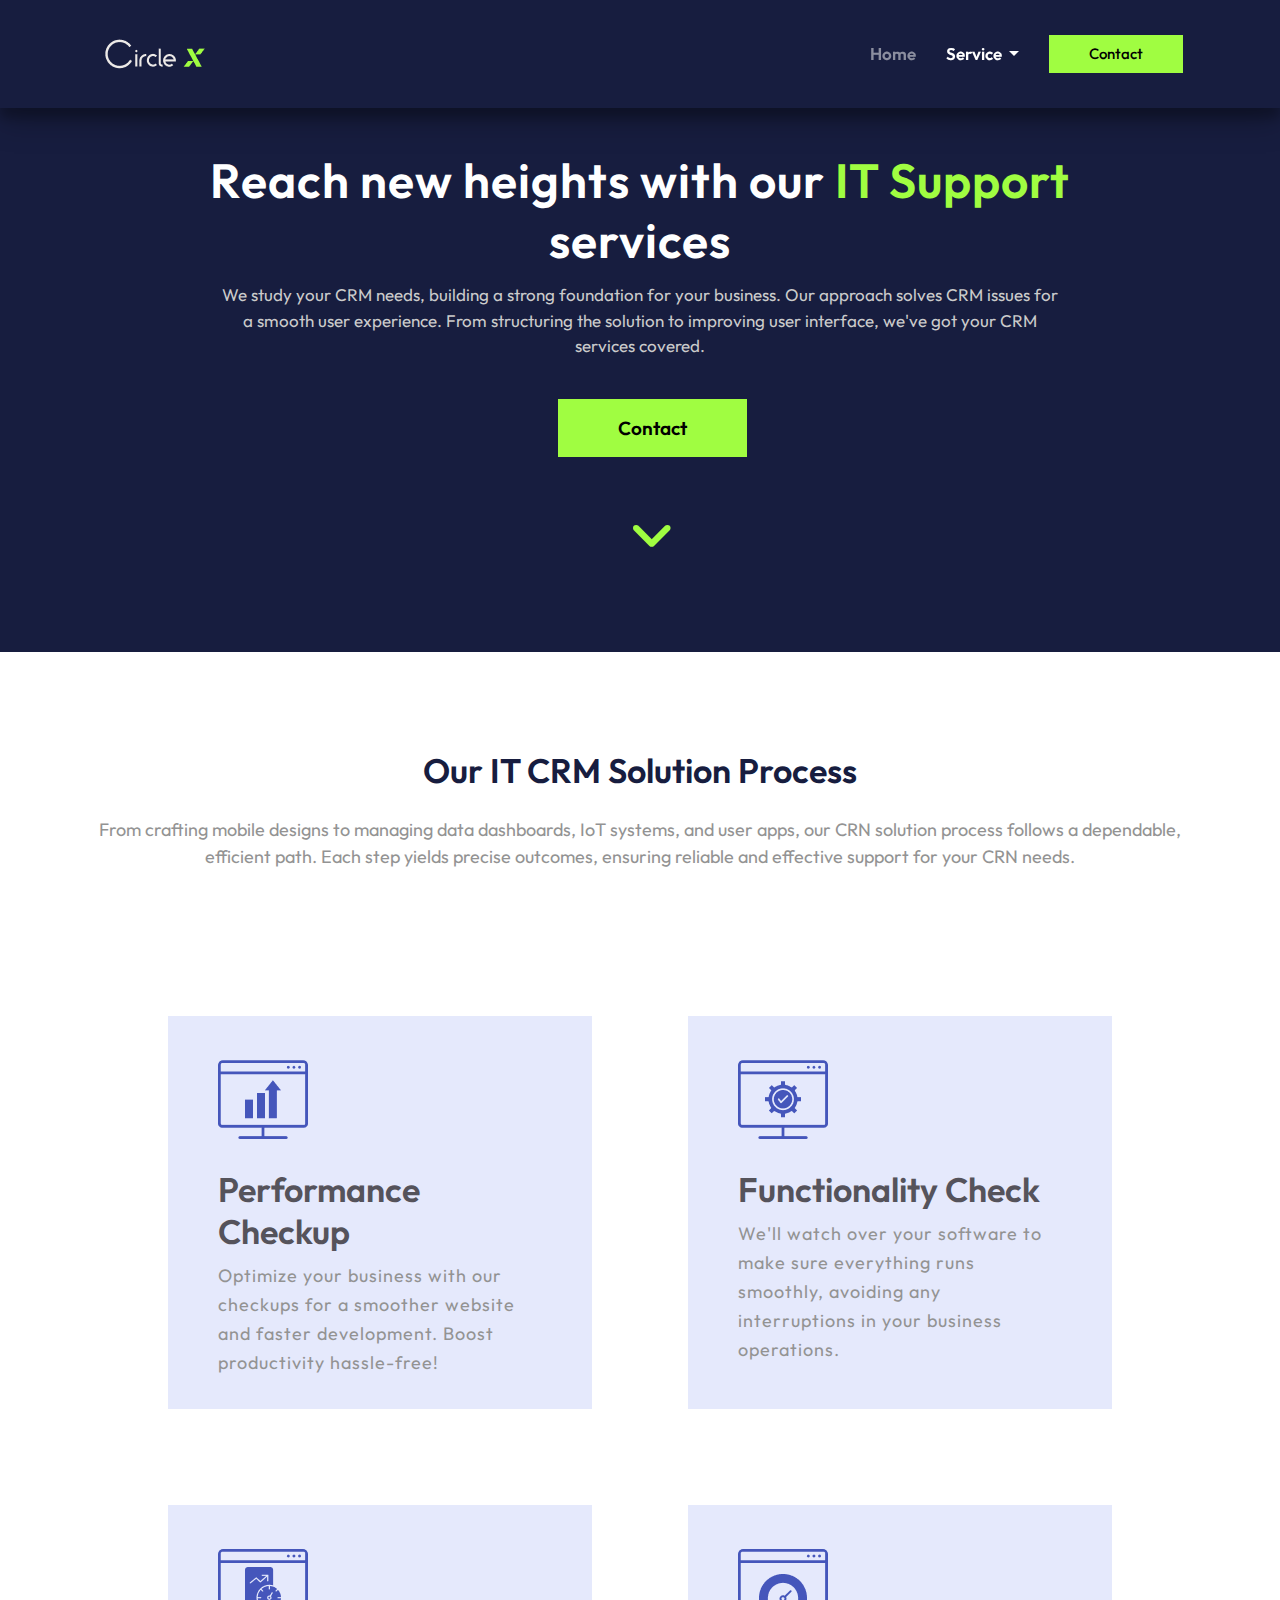
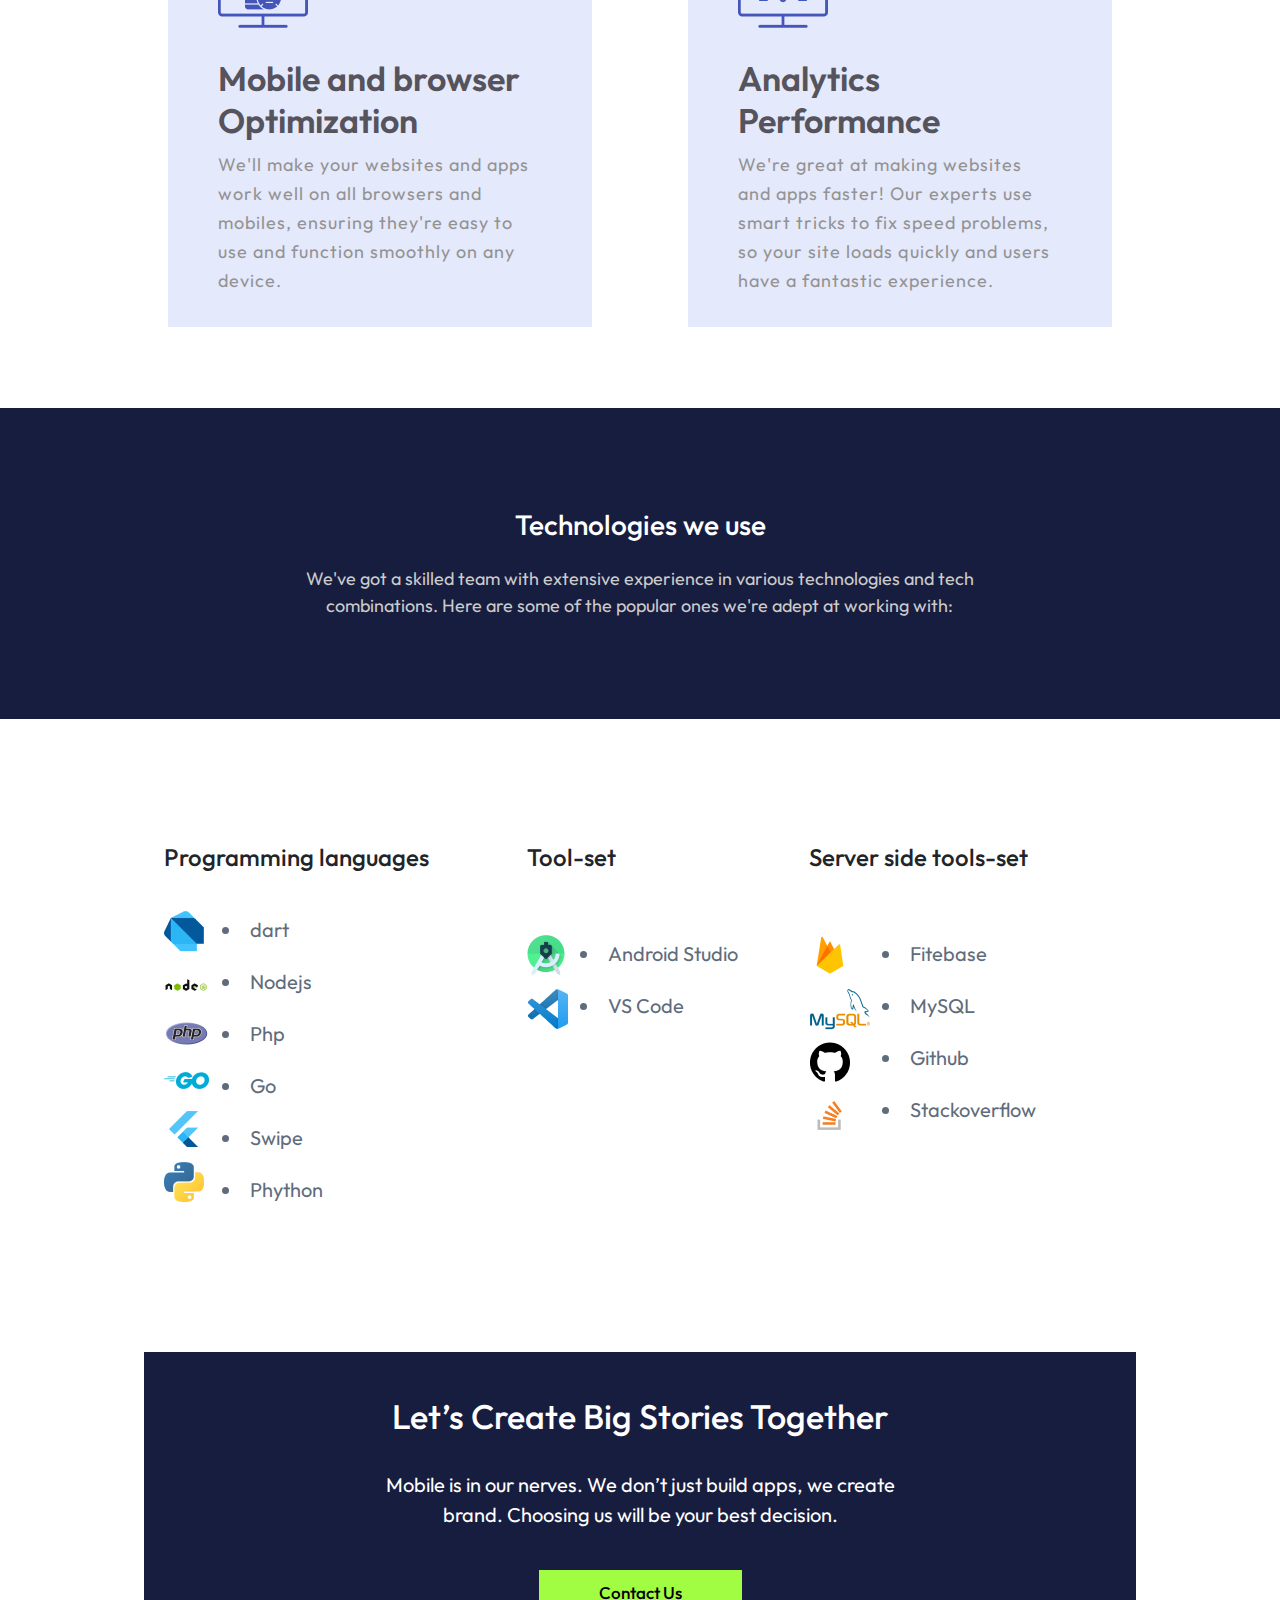
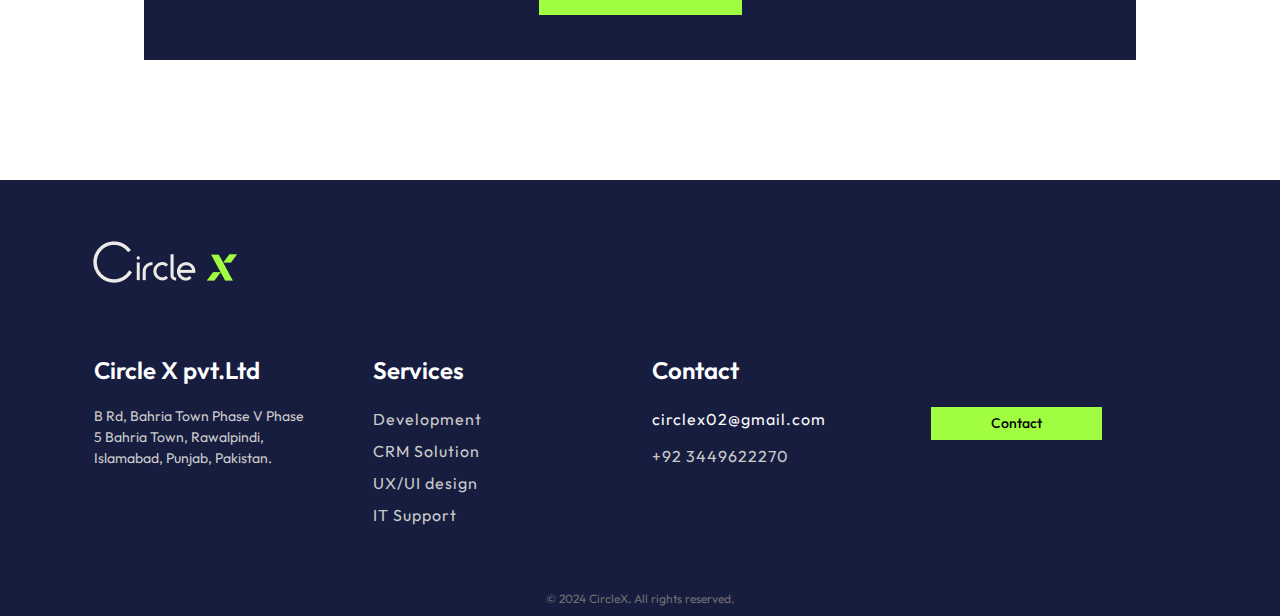
<file: IT support.html>
<!DOCTYPE html>
<html lang="en">
    <head>
        <meta charset="UTF-8">
        <meta name="viewport" content="width=device-width, initial-scale=1.0">
        <title>circleX site</title>
        <!-- ********bootstrap********** -->
        <link rel="stylesheet" href="https://cdn.jsdelivr.net/npm/bootstrap@5.3.3/dist/css/bootstrap.min.css">
        <link rel="stylesheet" href="https://cdnjs.cloudflare.com/ajax/libs/font-awesome/6.5.1/css/all.min.css">
        <link rel="preconnect" href="https://fonts.googleapis.com">
        <link rel="preconnect" href="https://fonts.gstatic.com" crossorigin>
        <link rel="stylesheet" href="styles/style.css">
    </head>
    <body>
        <!-- ****header****** -->
        <header id="site-header">
            <nav class="navbar navbar-expand-lg bg-body-tertiary">
                <div class="container">
                    <a class="navbar-brand" href="index.html
                    ">
                        <img src="photo/Group 17.png" alt="">
                    </a>
                    <button
                        class="navbar-toggler text-white bg-white"
                        type="button"
                        data-bs-toggle="collapse"
                        data-bs-target="#navbarNav"
                        aria-controls="navbarNav"
                        aria-expanded="false"
                        aria-label="Toggle navigation"
                    >
                        <span class="navbar-toggler-icon"></span>
                    </button>
                    <div class="collapse navbar-collapse " id="navbarNav">
                        <ul class="navbar-nav ms-auto align-items-center">
                            <li class="nav-item">
                                <a class="nav-link active text-md-white" aria-current="page" href="index.html">Home</a>
                            </li>
                            <li class="nav-item dropdown">
                                <a
                                    class="nav-link dropdown-toggle"
                                    href="#"
                                    role="button"
                                    data-bs-toggle="dropdown"
                                    aria-expanded="false"
                                >
                                    Service
                                </a>
                                <ul class="dropdown-menu mt-2 color-white">
                                    <li>
                                        <a class="dropdown-item" href="./service-1.html">Development</a>
                                    </li>
                                    <li>
                                        <hr class="dropdown-divider">
                                    </li>
                                    <li>
                                        <a class="dropdown-item" href="./CRM.html">CRM Solution</a>
                                    </li>
                                    <li>
                                        <hr class="dropdown-divider">
                                    </li>
                                    <li>
                                        <a class="dropdown-item" href="./ui ux.html">UX/UI Solution</a>
                                    </li>
                                    <li>
                                        <hr class="dropdown-divider">
                                    </li>
                                    <li>
                                        <a class="dropdown-item active-sub light-green" href="./IT support.html">IT Support</a>
                                    </li>
                                </ul>
                            </li>
                            <li class="nav-item">
                                <a class="nav-link" href="contact.html">
                                    <button class="Contact-button">Contact</button>
                                </a>
                            </li>
                        </ul>
                    </div>
                </div>
            </nav>
        </header>
        <!-- ***********
        HERO SECTION -->
        <!-- ************ -->
        <section id="hero-2" class="bg-darkblue">
            <div class="container-small mx-auto hero-content text-center align-center-column px-lg-5">
                <h1 class="h1-size txt-lg l-spacing">
                    Reach new heights with our
                    <span class="span-1 light-green">IT Support</span>
                    services
                </h1>
                <p class="txt-small pt-xl-1 px-lg-4">
                    We study your CRM needs, building a strong foundation for your business. 
                    Our approach solves CRM issues for a smooth user experience. From structuring the solution
                     to improving user interface, we've got your CRM services covered.
                </p>
                <div class="h1-div ms-lg-4">
                    <a href="contact.html">
                    <button class="Contact-button2 ">Contact</button>
                    </a>
                    <div class="d-flex align-items-center justify-content-center ">
                        <a href="#p2-section-3"> 
                            <i id="arrow" class="fa-solid fa-angle-down icon first-icon light-green"></i>
                        </a>
                    </div>
                </div>
            </div>
        </section>
        <!-- ************
        Section 2
        *********** -->
        <!-- <section id="p2-section-2">
            <div class="container
            -small">
                <div class=" d-flex flex-column align-items-center">
                    <h4 class="heading pb-3">
                        Cross Application development
                    </h4>
                    <p class="content txt-normal">
                        We develop cross platform application both mobile and website. the process of product we start from the design UI & UX to bulid the product stratge and stracture, then the next to start work with development with throught the UI & UX.
                    </p>
                </div>
            </div>
        </section> -->
        <!--+++++++++++
        Section 3
        ++++++++++++++ -->
        <section id="p2-section-3">
            <div class="container
            -small">
                <div class=" d-flex flex-column align-items-center pt-5 ">
                    <h3 class="heading pb-3">
                        Our IT CRM Solution Process
                    </h3>
                    <p class="content-1 txt-normal">
                        From crafting mobile designs to managing data dashboards, IoT systems, and user apps, our CRN solution process follows a dependable, efficient path. Each step yields precise outcomes, ensuring reliable and effective support for your CRN needs.
                    </p>
                </div>
            </div>
        </section>
        <!--+++++++++++
        Section 4
        ++++++++++++++-->
        <section id="card-section-2">
            <div class="container-small">
                <div class="row">
                    <div class="col-12 col-lg-6 pe-lg-5 mb-5 mb-lg-5">
                        <div class="card border-0 rounded-0 w-100">
                            <img src="photo/performance checkup.png " class="card-img-top pb-2" alt="...">
                            <div class="card-body">
                                <h5 class="card-title">Performance Checkup</h5>
                                <p class="card-text txt-normal p-0">Optimize your business with our checkups for a smoother website and faster development. Boost productivity hassle-free!</p>
                            </div>
                        </div>
                    </div>
                    <div class="col-12 col-lg-6 ps-lg-5 mb-5 mb-lg-5">
                        <div class="card border-0 rounded-0 w-100">
                            <img src="photo/functionality checkup.png" class="card-img-top pb-2" alt="...">
                            <div class="card-body">
                                <h5 class="card-title">Functionality Check</h5>
                                <p class="card-text txt-normal p-0">We'll watch over your software to make sure everything runs smoothly, avoiding any interruptions in your business operations.</p>
                            </div>
                        </div>
                    </div>
                    <div class="col-12 col-lg-6 pe-lg-5 mb-5 mb-lg-0 mt-lg-5">
                        <div class="card border-0 rounded-0">
                            <img src="photo/mobile and browser.png" class="card-img-top pb-2" alt="...">
                            <div class="card-body">
                                <h5 class="card-title">Mobile and browser Optimization</h5>
                                <p class="card-text txt-normal p-0">We'll make your websites and apps work well on all browsers and mobiles, ensuring they're easy to use and function smoothly on any device.</p>
                            </div>
                        </div>
                    </div>
                    <div class="col-12 col-lg-6 ps-lg-5 mb-5 mb-lg-0 mt-lg-5">
                        <div class="card border-0 rounded-0">
                            <img src="photo/speen optimization.png" class="card-img-top pb-2" alt="...">
                            <div class="card-body">
                                <h5 class="card-title">Analytics Performance</h5>
                                <p class="card-text txt-normal p-0">We're great at making websites and apps faster! Our experts use smart tricks to fix speed problems, so your site loads quickly and users have a fantastic experience.</p>
                            </div>
                        </div>
                    </div>
                </div>
            </div>
        </section>
        <!-- *************
        Section-4
        ************* -->
        <section id="section-4">
            <div class="container-small">
                <div class=" d-flex flex-column align-items-center">
                    <h3 class="heading pb-3 w--100">
                        Technologies we use
                    </h3>
                    <p class="content txt-normal m-0 w--100 grey--">
                        We've got a skilled team with extensive experience in various technologies and tech combinations. Here are some of the popular ones we're adept at working with:
                    </p>
                </div>
            </div>
        </section>
        <!-- =============
        section-5
        ============= -->
        <section id="p2-section-5">
            <div class="container-small">
                <div class="row">
                    <!-- col-first -->
                    <div class="col-12 col-md-6 col-lg-4 px-2">
                        <h4 class="pt-5 pt-lg-1 pb-2 pb-lg-4">Programming languages</h4>
                        <div class="d-flex">
                            <div class="photo-ul">
                                <ul class="px-0">
                                    <li>
                                        <img src="photo/dart.png" alt="">
                                    </li>
                                    <li>
                                        <img src="photo/nodejs.png" alt="">
                                    </li>
                                    <li>
                                        <img src="photo/php.png" alt="">
                                    </li>
                                    <li>
                                        <img src="photo/go.png" alt="">
                                    </li>
                                    <li>
                                        <img src="photo/flutter.png" alt="">
                                    </li>
                                    <li>
                                        <img src="photo/phyton.png" alt="">
                                    </li>
                                </ul>
                            </div>
                            <div class="languges-names">
                                <ul class="darkgrey--">
                                    <li>dart</li>
                                    <li>Nodejs</li>
                                    <li>Php</li>
                                    <li>Go</li>
                                    <li>Swipe</li>
                                    <li>Phython</li>
                                </ul>
                            </div>
                        </div>
                    </div>
                    <!-- col-second -->
                    <div class="col-12 col-md-6 col-lg-4 ps-2 ps-lg-5 px-0 px-lg-5">
                        <h4 class="pt-5 pt-lg-1 pb-2 pb-lg-5">Tool-set</h4>
                        <div class="d-flex">
                            <div class="photo-ul">
                                <ul class="px-0">
                                    <li>
                                        <img src="photo/adnroid studio.png" alt="">
                                    </li>
                                    <li>
                                        <img src="photo/Visual_Studio_Code_1.35_icon 1.png" alt="">
                                    </li>
                                </ul>
                            </div>
                            <div class="languges-names">
                                <ul class="darkgrey--">
                                    <li>Android Studio</li>
                                    <li>VS Code</li>
                                </ul>
                            </div>
                        </div>
                    </div>
                    <!-- col-third -->
                    <div class="col-12 col-lg-4 px-2">
                        <h4 class="pt-5 pt-lg-1 pb-2 pb-lg-5">Server side tools-set</h4>
                        <div class="d-flex">
                            <div class="photo-ul">
                                <ul class="px-0">
                                    <li>
                                        <img src="photo/firebase 1.png" alt="">
                                    </li>
                                    <li>
                                        <img src="photo/sql.png" alt="">
                                    </li>
                                    <li>
                                        <img src="photo/github.png" alt="">
                                    </li>
                                    <li>
                                        <img src="photo/stack over flow.png" alt="">
                                    </li>
                                </ul>
                            </div>
                            <div class="languges-names">
                                <ul class="darkgrey--">
                                    <li>Fitebase</li>
                                    <li>MySQL</li>
                                    <li>Github</li>
                                    <li>Stackoverflow</li>
                                </ul>
                            </div>
                        </div>
                    </div>
                </div>
            </div>
        </section>
        <!-- *************
        Section-12
        ************* -->
        <section id="section-12">
            <div class="contact-container s12-color">
                <div class="s12-content">
                    <div class="dev-width">
                        <h2 class="h2">
                            Let’s Create Big Stories Together
                        </h2>
                        <p class="p py-4">Mobile is in our nerves. We don’t just build apps, we create brand. Choosing us will be your best decision.</p>
                        <a href="contact.html">
                        <button class="Contact-button">Contact Us</button>
                        </a>
                    </div>
                </div>
            </div>
        </section>
        <!-- **************
                       FOOTER
                    **************    -->
        <footer id="footer">
            <div class="container">
                <div class="footer-logo">
                    <img src="photo/footer-logo.png" alt="">
                </div>
                <div class="row py-5">
                    <div class="col-sm-12 col-md-6 col-lg-3 pe-5">
                        <h4 class="py-3">Circle X pvt.Ltd</h4>
                        <p class="pe-2">B Rd, Bahria Town Phase V Phase 5 Bahria Town, Rawalpindi, Islamabad, Punjab, Pakistan.</p>
                    </div>
                    <div class="col-sm-12 col-md-6 col-lg-3">
                        <h4 class="py-3">Services</h4>
                        <div>
                            <p class="m-0">
                                <a href="service-1.html">
                                    <span class="pt-0">Development</span>
                                </a>
                            </p>
                            <p class="m-0">
                                <a href="CRM.html">
                                    <span class="pt-0">
                                        CRM Solution
                                    </span>
                                </a>
                            </p>
                            <p class="m-0">
                                <a href="ui ux.html">
                                    <span class="pt-0">UX/UI design</span>
                                </a>
                            </p>
                            <p class="m-0">
                                <a href="IT support.html">
                                    <span class="pt-0">IT Support</span>
                                </a>
                            </p>
                        </div>
                    </div>
                    <div class="col-sm-12 col-md-6 col-lg-3">
                        <h4 class="py-3">Contact</h4>
                        <div>
                            <span class="pt-0 contact-span text-light">circlex02@gmail.com</span>
                            <br>
                            <span>+92 3449622270</span>
                            <br>
                        </div>
                    </div>
                    <div class="col-sm-12 col-md-6 col-lg-3 pt-md-5 ">
                        <a href="contact.html">
                        <button class="Contact-button mt-3">Contact</button>
                        </a>
                    </div>
                </div>
                <div class="copy-write text-center">
                    <p class="copy-p py-2">© 2024 CircleX. All rights reserved.</p>
                </div>
            </footer>
            <script src="https://cdn.jsdelivr.net/npm/bootstrap@5.3.3/dist/js/bootstrap.bundle.min.js"></script>
            <script src="script/scrrpt.js"></script>
        </body>
    </html>
</file>
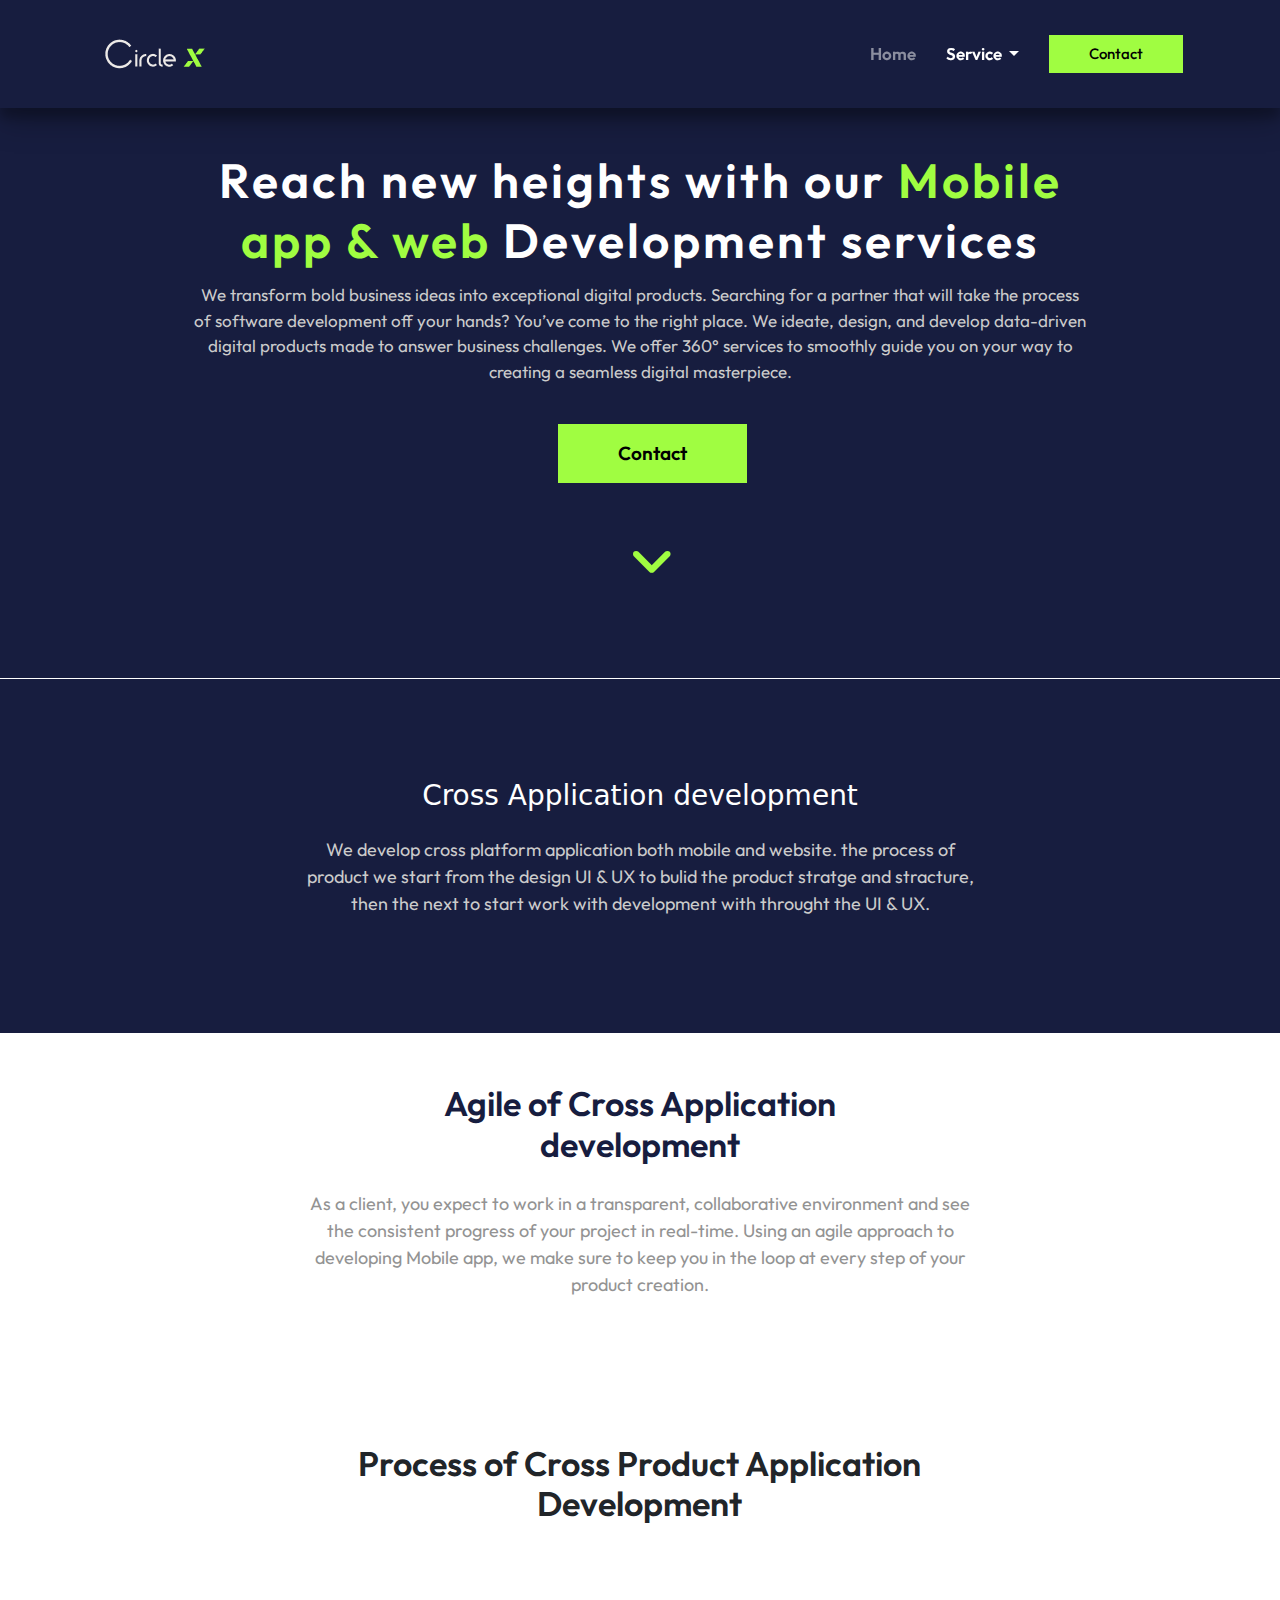
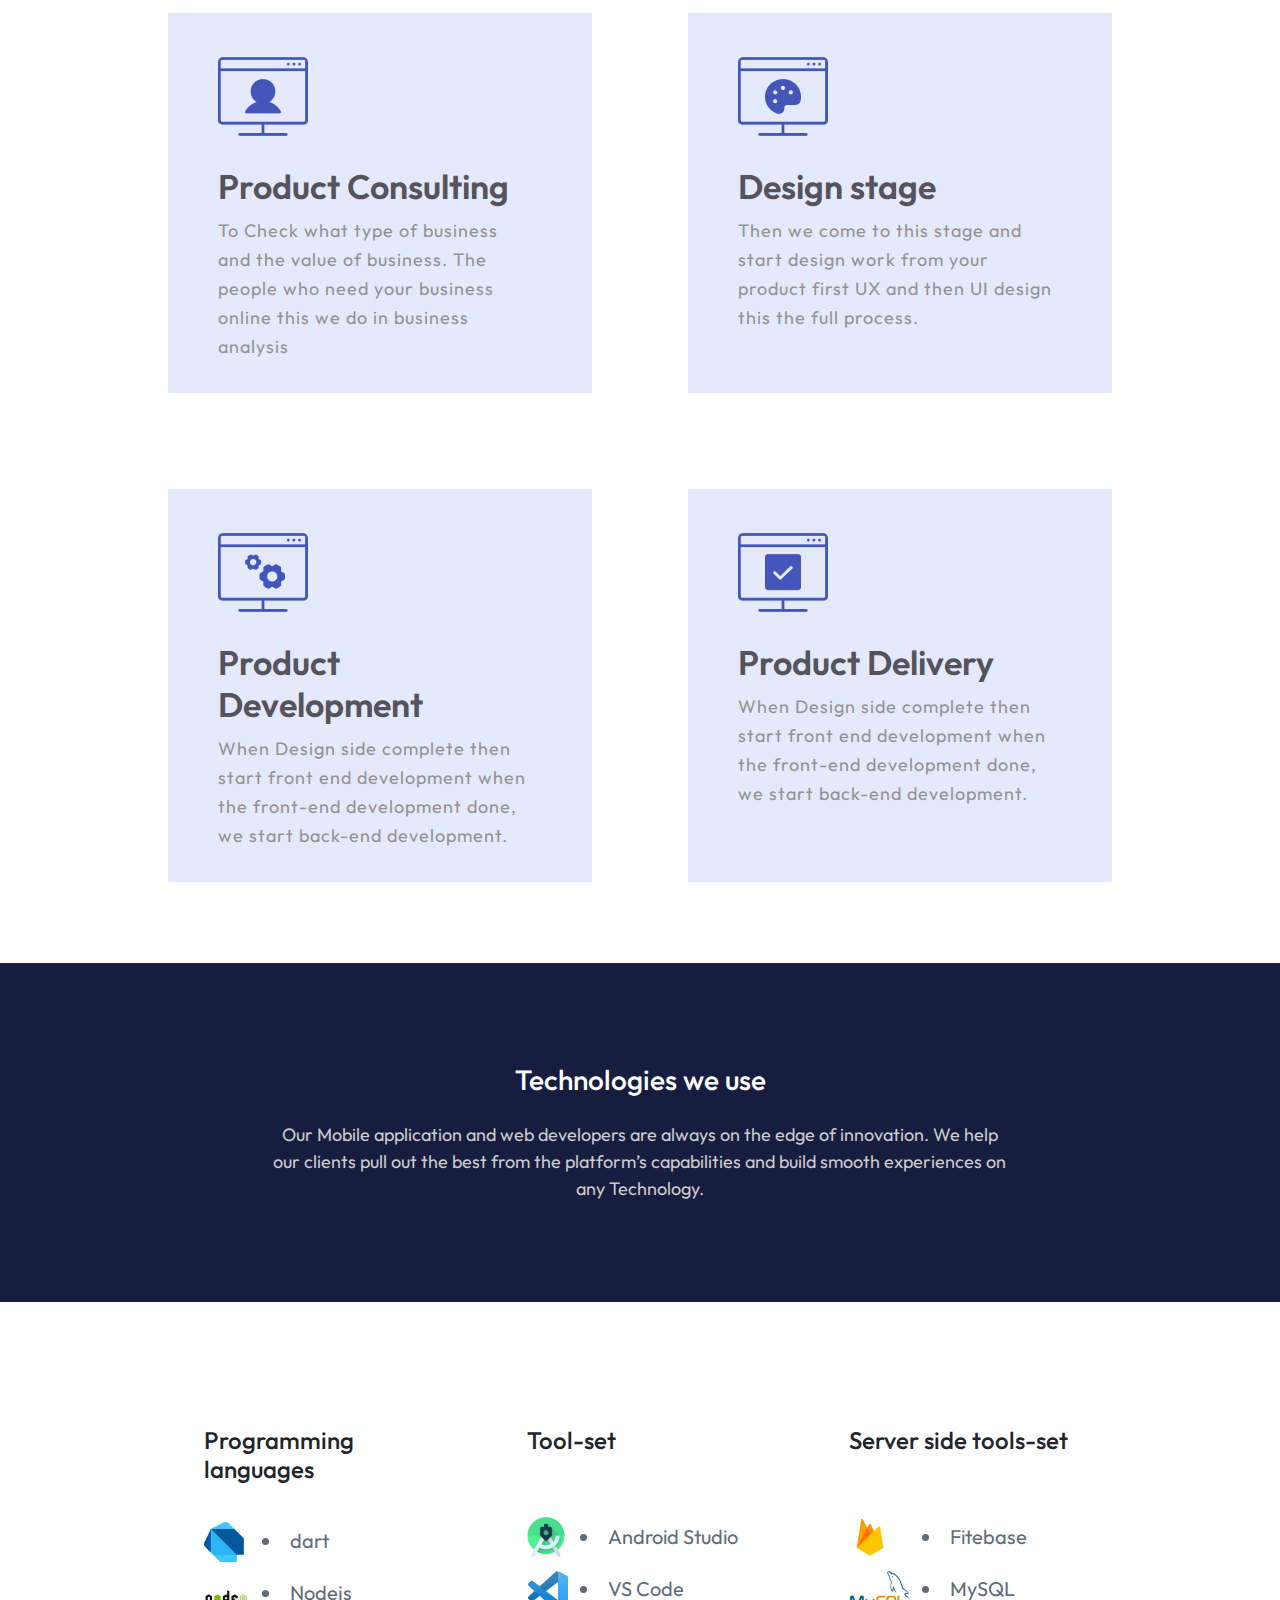
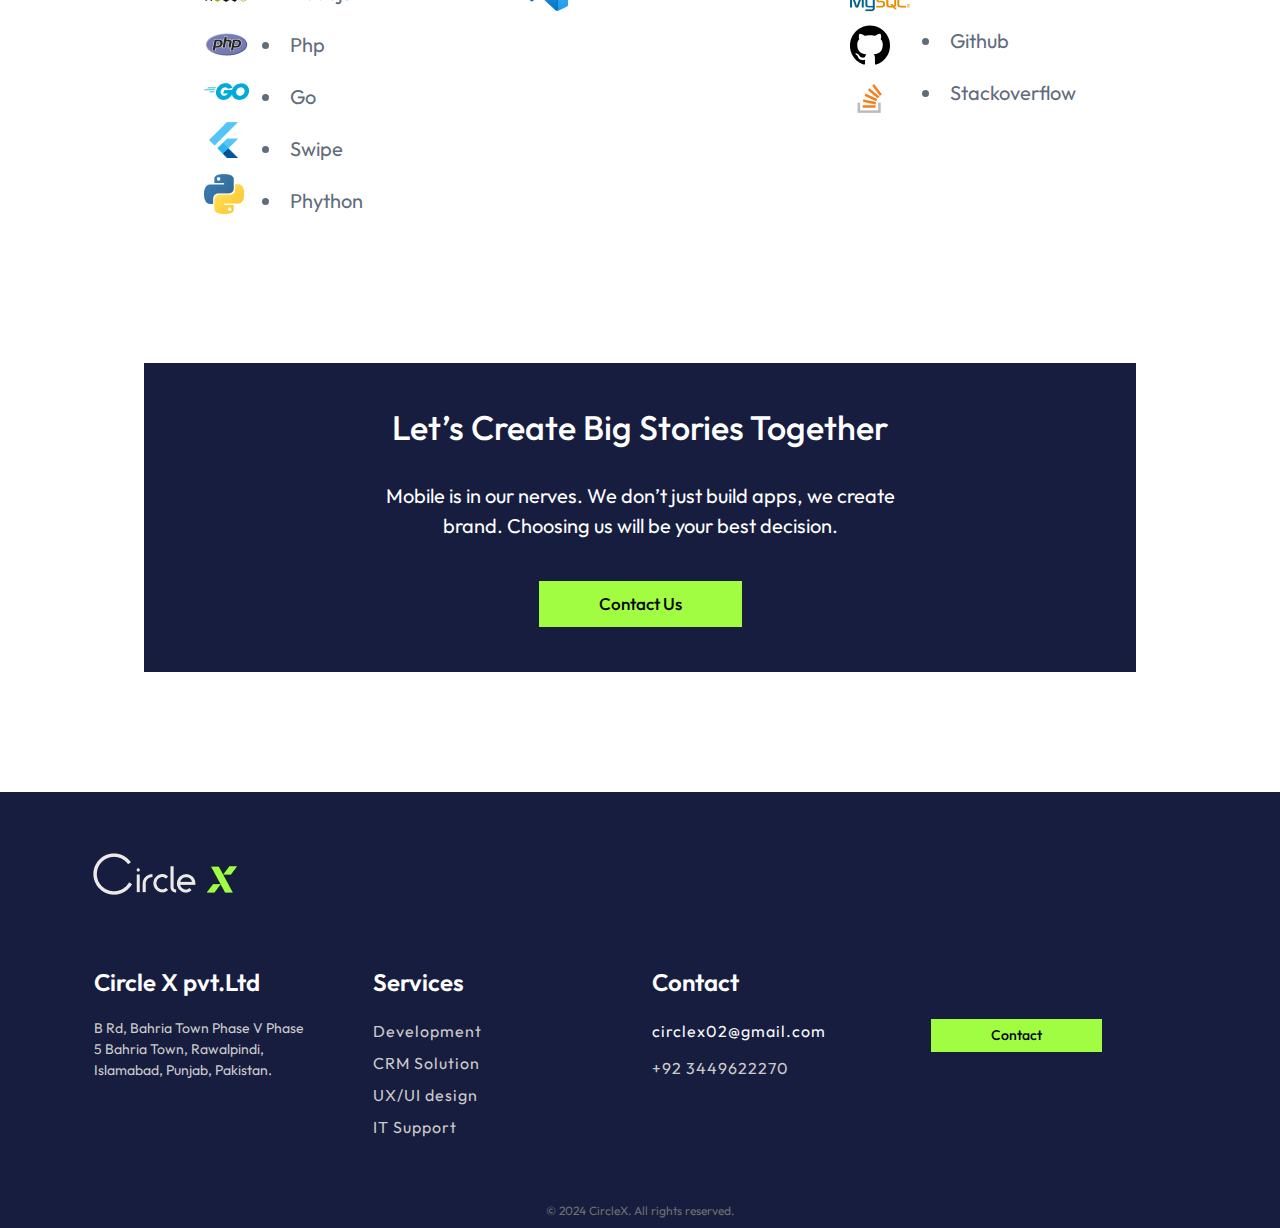
<file: service-1.html>
<!DOCTYPE html>
<html lang="en">
    <head>
        <meta charset="UTF-8">
        <meta name="viewport" content="width=device-width, initial-scale=1.0">
        <title>circleX site</title>
        <!-- ********bootstrap********** -->
        <link rel="stylesheet" href="https://cdn.jsdelivr.net/npm/bootstrap@5.3.3/dist/css/bootstrap.min.css">
        <link rel="stylesheet" href="https://cdnjs.cloudflare.com/ajax/libs/font-awesome/6.5.1/css/all.min.css">
        <link rel="preconnect" href="https://fonts.googleapis.com">
        <link rel="preconnect" href="https://fonts.gstatic.com" crossorigin>
        <link rel="stylesheet" href="styles/style.css">
    </head>
    <body>
        <!-- ****header****** -->
        <header id="site-header">
            <nav class="navbar navbar-expand-lg bg-body-tertiary">
                <div class="container">
                    <a class="navbar-brand" href="index.html">
                        <img src="photo/Group 17.png" alt="">
                    </a>
                    <button
                        class="navbar-toggler text-white bg-white"
                        type="button"
                        data-bs-toggle="collapse"
                        data-bs-target="#navbarNav"
                        aria-controls="navbarNav"
                        aria-expanded="false"
                        aria-label="Toggle navigation"
                    >
                        <span class="navbar-toggler-icon"></span>
                    </button>
                    <div class="collapse navbar-collapse " id="navbarNav">
                        <ul class="navbar-nav ms-auto align-items-center">
                            <li class="nav-item">
                                <a class="nav-link active text-md-white" aria-current="page" href="index.html">Home</a>
                            </li>
                            <li class="nav-item dropdown">
                                <a
                                    class="nav-link dropdown-toggle"
                                    href="#"
                                    role="button"
                                    data-bs-toggle="dropdown"
                                    aria-expanded="false"
                                >
                                    Service
                                </a>
                                <ul class="dropdown-menu mt-2 color-white">
                                    <li>
                                        <a class="dropdown-item active-sub" href="./service-1.html">Development</a>
                                    </li>
                                    <li>
                                        <hr class="dropdown-divider">
                                    </li>
                                    <li>
                                        <a class="dropdown-item" href="./CRM.html">CRM Solution</a>
                                    </li>
                                    <li>
                                        <hr class="dropdown-divider">
                                    </li>
                                    <li>
                                        <a class="dropdown-item" href="./ui ux.html">UX/UI Solution</a>
                                    </li>
                                    <li>
                                        <hr class="dropdown-divider">
                                    </li>
                                    <li>
                                        <a class="dropdown-item" href="./IT support.html">IT Support</a>
                                    </li>
                                </ul>
                            </li>
                            <li class="nav-item">
                                <a class="nav-link" href="contact.html">
                                    <button class="Contact-button">Contact</button>
                                </a>
                            </li>
                        </ul>
                    </div>
                </div>
            </nav>
        </header>
        <!-- ***********
        HERO SECTION -->
        <!-- ************ -->
        <section id="hero-2" class="bg-darkblue">
            <div class="container-small mx-auto hero-content text-center align-center-column px-lg-5">
                <h1 class="h1-size txt-lg ">
                    Reach new heights with our
                    <span class="span-1 light-green">Mobile app & web</span>
                    Development services
                </h1>
                <p class="txt-small w--100 pt-xl-1">
                    We transform bold business ideas into exceptional digital products.
                     Searching for a partner that will take the process of
                      software development off your hands? You’ve come to the right place.
                       We ideate, design, and develop data-driven digital products made to
                        answer business challenges. We offer 360° services to smoothly guide you on
                         your way to creating a seamless digital masterpiece.
                </p>
                <div class="h1-div ms-lg-4">
                    <a href="contact.html">
                        <button class="Contact-button2 ">Contact</button>
                    </a>
                    <div class="d-flex align-items-center justify-content-center ">
                        <a href="#p2-section-2">
                            <i id="arrow" class="fa-solid fa-angle-down icon first-icon light-green"></i>
                        </a>
                    </div>
                </div>
            </div>
        </section>
        <!-- ************
        Section 2
        *********** -->
        <section id="p2-section-2">
            <div class="container
            -small">
                <div class=" d-flex flex-column align-items-center">
                    <h4 class="heading pb-3 w--100">
                        Cross Application development
                    </h4>
                    <p class="content txt-normal w--100">
                        We develop cross platform application both mobile and website. the process of product we start from the design UI & UX to bulid the product stratge and stracture, then the next to start work with development with throught the UI & UX.
                    </p>
                </div>
            </div>
        </section>
        <!--+++++++++++
        Section 3
        ++++++++++++++ -->
        <section id="p2-section-3">
            <div class="container
            -small">
                <div class=" d-flex flex-column align-items-center">
                    <h3 class="heading pb-3 w--100">
                        Agile of Cross Application development
                    </h3>
                    <p class="content txt-normal w--100">
                        As a client, you expect to work in a transparent, collaborative environment and see the consistent progress of your project in real-time. Using an agile approach to developing Mobile app, we make sure to keep you in the loop at every step of your product creation.
                    </p>
                </div>
            </div>
        </section>
        <!--+++++++++++
        Section 4
        ++++++++++++++-->
        <section id="card-section-2">
            <div class="container-small">
                <div class="d-flex align-items-center justify-content-center">
                    <h3 class="card-section-h3 text-center">Process of Cross Product Application Development</h3>
                </div>
                <div class="row">
                    <div class="col-12 col-lg-6 pe-lg-5 mb-5 mb-lg-5">
                        <div class="card border-0 rounded-0 w-100">
                            <img src="photo/product-concling.png " class="card-img-top pb-2" alt="...">
                            <div class="card-body">
                                <h5 class="card-title">Product Consulting</h5>
                                <p class="card-text txt-normal p-0">To Check what type of business and the value of business. The people who need your business online this we do in business analysis</p>
                            </div>
                        </div>
                    </div>
                    <div class="col-12 col-lg-6 ps-lg-5 mb-5 mb-lg-5">
                        <div class="card border-0 rounded-0 w-100">
                            <img src="photo/design-stage.png " class="card-img-top pb-2" alt="...">
                            <div class="card-body">
                                <h5 class="card-title">Design stage</h5>
                                <p class="card-text txt-normal p-0">Then we come to this stage and start design work from your product first UX and then UI design this the full process.</p>
                            </div>
                        </div>
                    </div>
                    <div class="col-12 col-lg-6 pe-lg-5 mb-5 mb-lg-0 mt-lg-5">
                        <div class="card border-0 rounded-0">
                            <img src="photo/product-development.png " class="card-img-top pb-2" alt="...">
                            <div class="card-body">
                                <h5 class="card-title">Product Development</h5>
                                <p class="card-text txt-normal p-0">When Design side complete then start front end development when the front-end development done, we start back-end development.</p>
                            </div>
                        </div>
                    </div>
                    <div class="col-12 col-lg-6 ps-lg-5 mb-5 mb-lg-0 mt-lg-5">
                        <div class="card border-0 rounded-0">
                            <img src="photo/product-delevery.png " class="card-img-top pb-2" alt="...">
                            <div class="card-body">
                                <h5 class="card-title">Product Delivery</h5>
                                <p class="card-text txt-normal p-0">When Design side complete then start front end development when the front-end development done, we start back-end development.</p>
                            </div>
                        </div>
                    </div>
                </div>
            </div>
        </section>
        <!-- *************
        Section-4
        ************* -->
        <section id="section-4">
            <div class="container-small">
                <div class=" d-flex flex-column align-items-center">
                    <h3 class="heading pb-3 w--100">
                        Technologies we use
                    </h3>
                    <p class="content txt-normal m-0 w--100 grey--">
                        Our Mobile application and web developers are always on the edge of innovation. We help our clients pull out the best from the platform’s capabilities and build smooth experiences on any Technology.
                    </p>
                </div>
            </div>
        </section>
        <!-- =============
        section-5
        ============= -->
        <section id="p2-section-5">
            <div class="container-small">
                <div class="row">
                    <!-- col-first -->
                    <div class="col-12 col-md-6 col-lg-4 px-md-5">
                        <h4 class="pt-5 pt-lg-1 pb-2 pb-lg-4">Programming languages</h4>
                        <div class="d-flex">
                            <div class="photo-ul">
                                <ul class="px-0">
                                    <li>
                                        <img src="photo/dart.png" alt="">
                                    </li>
                                    <li>
                                        <img src="photo/nodejs.png" alt="">
                                    </li>
                                    <li>
                                        <img src="photo/php.png" alt="">
                                    </li>
                                    <li>
                                        <img src="photo/go.png" alt="">
                                    </li>
                                    <li>
                                        <img src="photo/flutter.png" alt="">
                                    </li>
                                    <li>
                                        <img src="photo/phyton.png" alt="">
                                    </li>
                                </ul>
                            </div>
                            <div class="languges-names">
                                <ul class="darkgrey--">
                                    <li>dart</li>
                                    <li>Nodejs</li>
                                    <li>Php</li>
                                    <li>Go</li>
                                    <li>Swipe</li>
                                    <li>Phython</li>
                                </ul>
                            </div>
                        </div>
                    </div>
                    <!-- col-second -->
                    <div class="col-12 col-md-6 col-lg-4 px-md-5">
                        <h4 class="pt-5 pt-lg-1 pb-3 pb-md-4 pb-lg-5">Tool-set</h4>
                        <div class="d-flex">
                            <div class="photo-ul">
                                <ul class="px-0">
                                    <li>
                                        <img src="photo/adnroid studio.png" alt="">
                                    </li>
                                    <li>
                                        <img src="photo/Visual_Studio_Code_1.35_icon 1.png" alt="">
                                    </li>
                                </ul>
                            </div>
                            <div class="languges-names">
                                <ul class="darkgrey--">
                                    <li>Android Studio</li>
                                    <li>VS Code</li>
                                </ul>
                            </div>
                        </div>
                    </div>
                    <!-- col-third -->
                    <div class="col-12 col-lg-4 px-md-5">
                        <h4 class="pt-5 pt-lg-1 pb-2 pb-lg-5">Server side tools-set</h4>
                        <div class="d-flex">
                            <div class="photo-ul">
                                <ul class="px-0">
                                    <li>
                                        <img src="photo/firebase 1.png" alt="">
                                    </li>
                                    <li>
                                        <img src="photo/sql.png" alt="">
                                    </li>
                                    <li>
                                        <img src="photo/github.png" alt="">
                                    </li>
                                    <li>
                                        <img src="photo/stack over flow.png" alt="">
                                    </li>
                                </ul>
                            </div>
                            <div class="languges-names">
                                <ul class="darkgrey--">
                                    <li>Fitebase</li>
                                    <li>MySQL</li>
                                    <li>Github</li>
                                    <li>Stackoverflow</li>
                                </ul>
                            </div>
                        </div>
                    </div>
                </div>
            </div>
        </section>
        <!-- *************
        Section-12
        ************* -->
        <section id="section-12">
            <div class="contact-container s12-color">
                <div class="s12-content">
                    <div class="dev-width">
                        <h2 class="h2">
                            Let’s Create Big Stories Together
                        </h2>
                        <p class="p py-4">Mobile is in our nerves. We don’t just build apps, we create brand. Choosing us will be your best decision.</p>
                        <a href="contact.html">
                            <button class="Contact-button">Contact Us</button>
                        </a>
                    </div>
                </div>
            </div>
        </section>
        <!-- **************
                       FOOTER
                    **************    -->
        <footer id="footer">
            <div class="container">
                <div class="footer-logo">
                    <img src="photo/footer-logo.png" alt="">
                </div>
                <div class="row py-5">
                    <div class="col-sm-12 col-md-6 col-lg-3 pe-5">
                        <h4 class="py-3">Circle X pvt.Ltd</h4>
                        <p class="pe-2">B Rd, Bahria Town Phase V Phase 5 Bahria Town, Rawalpindi, Islamabad, Punjab, Pakistan.</p>
                    </div>
                    <div class="col-sm-12 col-md-6 col-lg-3">
                        <h4 class="py-3">Services</h4>
                        <div>
                            <p class="m-0">
                                <a href="service-1.html">
                                    <span class="pt-0">Development</span>
                                </a>
                            </p>
                            <p class="m-0">
                                <a href="CRM.html">
                                    <span class="pt-0">
                                        CRM Solution
                                    </span>
                                </a>
                            </p>
                            <p class="m-0">
                                <a href="ui ux.html">
                                    <span class="pt-0">UX/UI design</span>
                                </a>
                            </p>
                            <p class="m-0">
                                <a href="IT support.html">
                                    <span class="pt-0">IT Support</span>
                                </a>
                            </p>
                        </div>
                    </div>
                    <div class="col-sm-12 col-md-6 col-lg-3">
                        <h4 class="py-3">Contact</h4>
                        <div>
                            <span class="pt-0 contact-span text-light">circlex02@gmail.com</span>
                            <br>
                            <span>+92 3449622270</span>
                            <br>
                        </div>
                    </div>
                    <div class="col-sm-12 col-md-6 col-lg-3 pt-md-5 ">
                        <a href="contact.html">
                            <button class="Contact-button mt-3">Contact</button>
                        </a>
                    </div>
                </div>
                <div class="copy-write text-center">
                    <p class="copy-p py-2">© 2024 CircleX. All rights reserved.</p>
                </div>
            </footer>
            <script src="https://cdn.jsdelivr.net/npm/bootstrap@5.3.3/dist/js/bootstrap.bundle.min.js"></script>
            <script src="script/scrrpt.js"></script>
        </body>
    </html>
</file>
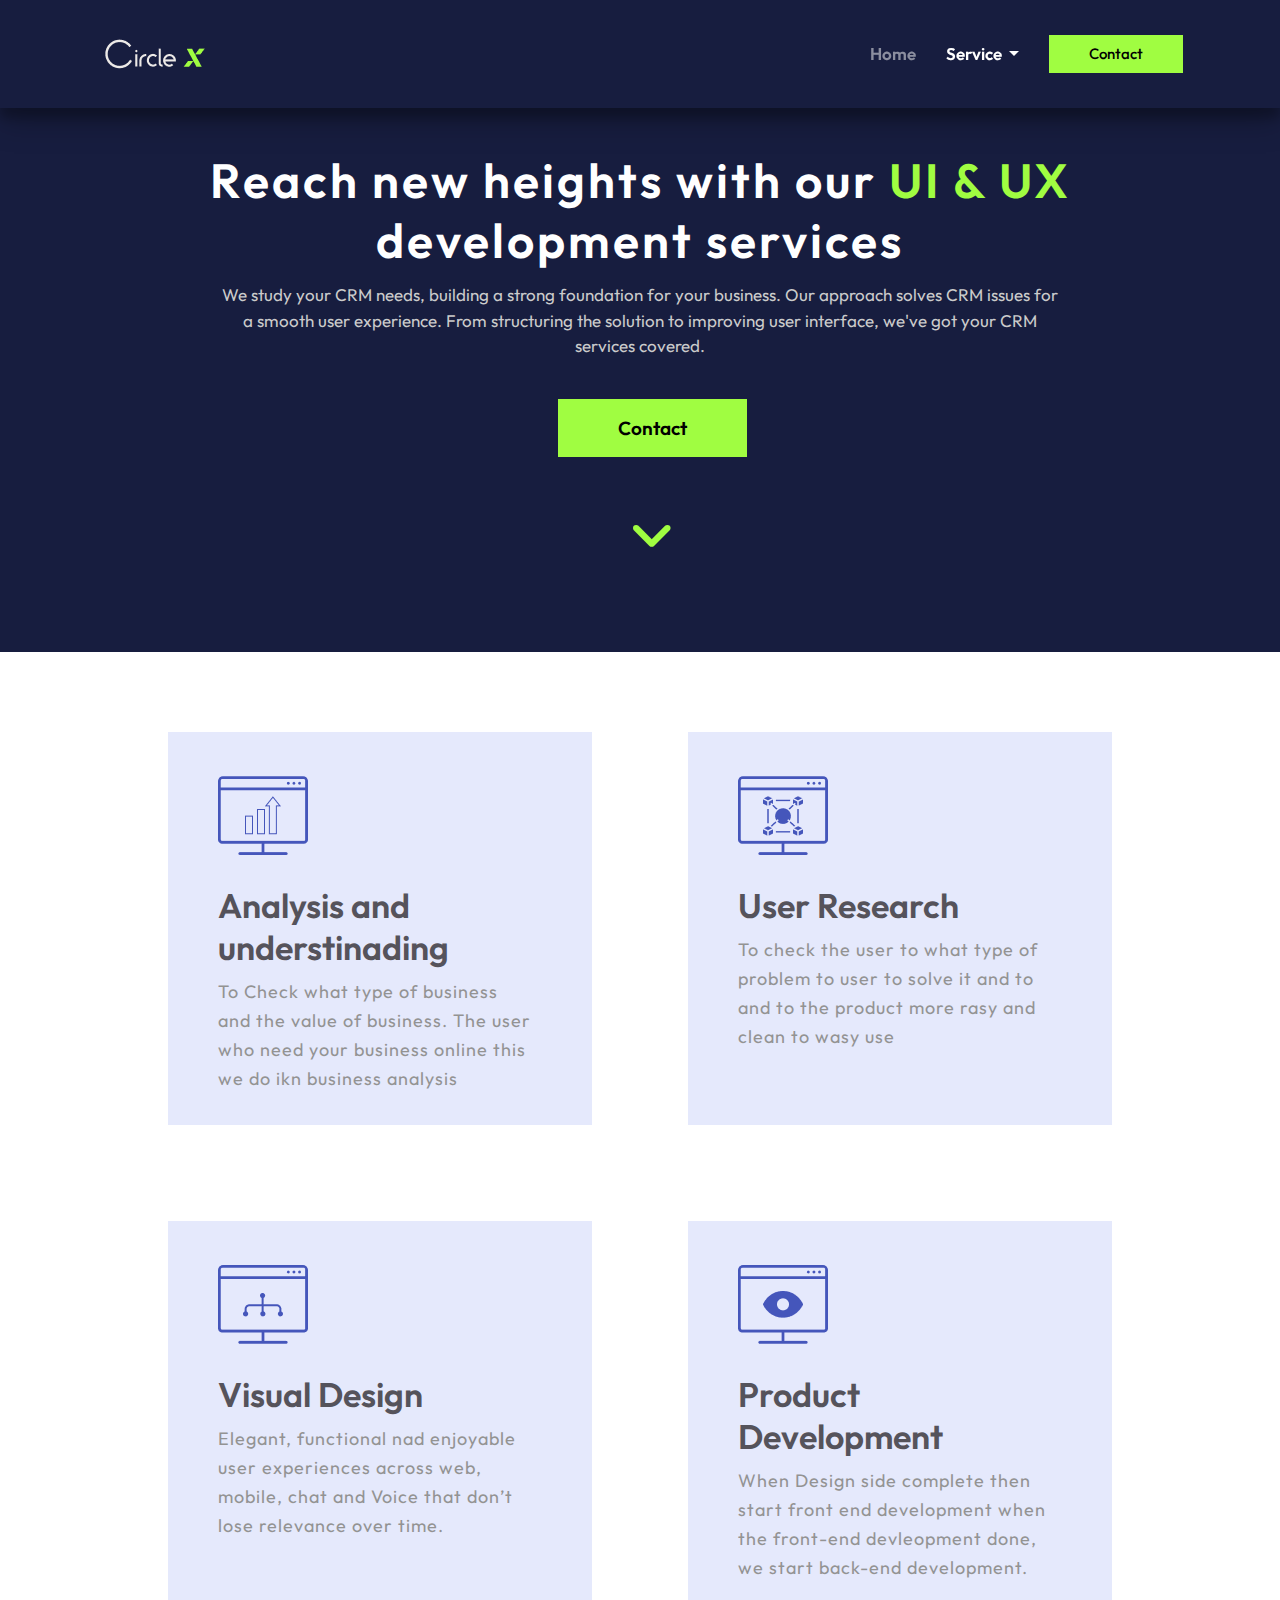
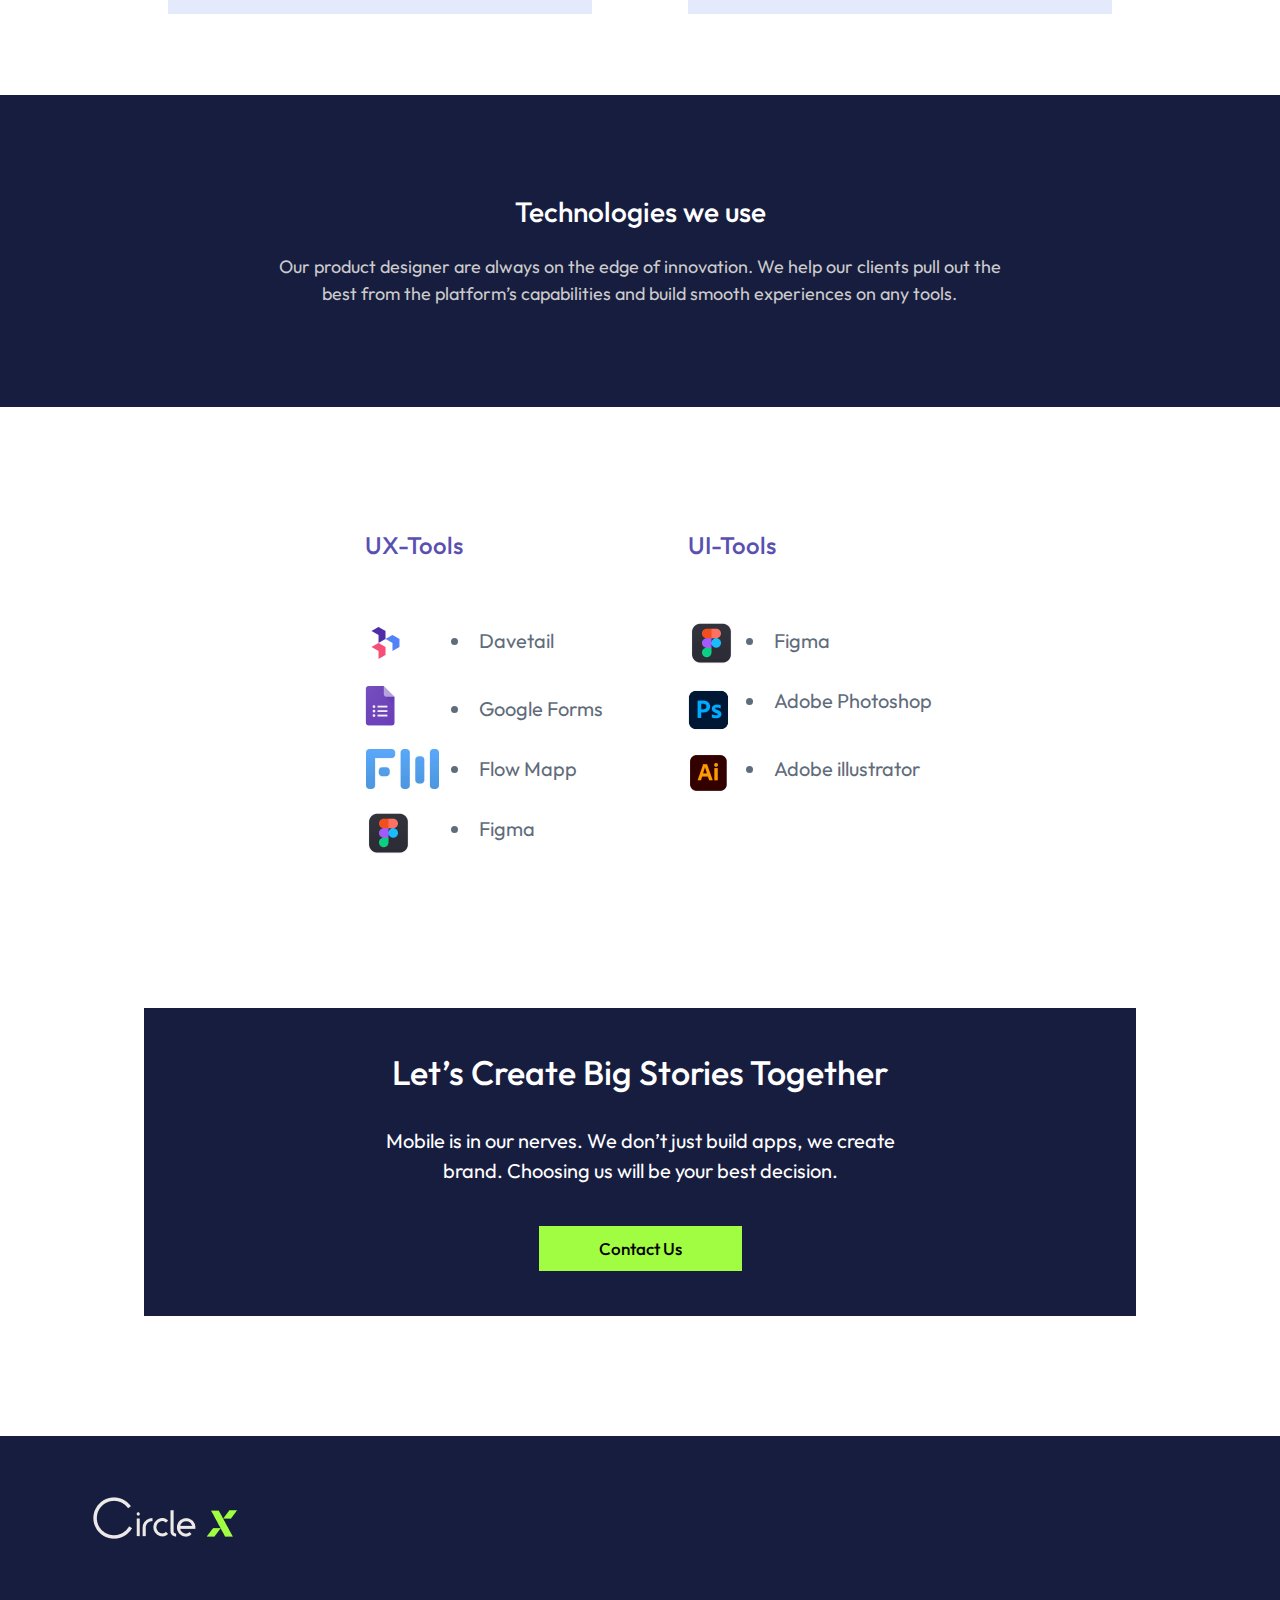
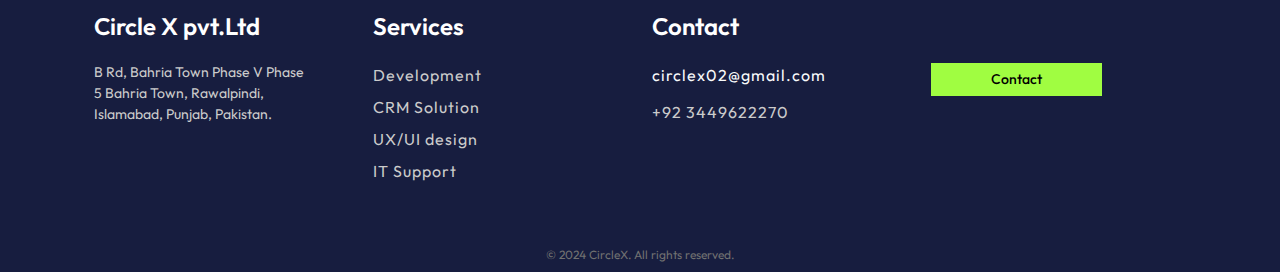
<file: ui ux.html>
<!DOCTYPE html>
<html lang="en">
    <head>
        <meta charset="UTF-8">
        <meta name="viewport" content="width=device-width, initial-scale=1.0">
        <title>circleX site</title>
        <!-- ********bootstrap********** -->
        <link rel="stylesheet" href="https://cdn.jsdelivr.net/npm/bootstrap@5.3.3/dist/css/bootstrap.min.css">
        <link rel="stylesheet" href="https://cdnjs.cloudflare.com/ajax/libs/font-awesome/6.5.1/css/all.min.css">
        <link rel="preconnect" href="https://fonts.googleapis.com">
        <link rel="preconnect" href="https://fonts.gstatic.com" crossorigin>
        <link rel="stylesheet" href="styles/style.css">
    </head>
    <body>
        <!-- ****header****** -->
        <header id="site-header">
            <nav class="navbar navbar-expand-lg bg-body-tertiary">
                <div class="container">
                    <a class="navbar-brand" href="index.html">
                        <img src="photo/Group 17.png" alt="">
                    </a>
                    <button
                        class="navbar-toggler text-white bg-white"
                        type="button"
                        data-bs-toggle="collapse"
                        data-bs-target="#navbarNav"
                        aria-controls="navbarNav"
                        aria-expanded="false"
                        aria-label="Toggle navigation"
                    >
                        <span class="navbar-toggler-icon"></span>
                    </button>
                    <div class="collapse navbar-collapse " id="navbarNav">
                        <ul class="navbar-nav ms-auto align-items-center">
                            <li class="nav-item">
                                <a class="nav-link active text-md-white" aria-current="page" href="index.html">Home</a>
                            </li>
                            <li class="nav-item dropdown">
                                <a
                                    class="nav-link dropdown-toggle"
                                    href="#"
                                    role="button"
                                    data-bs-toggle="dropdown"
                                    aria-expanded="false"
                                >
                                    Service
                                </a>
                                <ul class="dropdown-menu mt-2 color-white">
                                    <li>
                                        <a class="dropdown-item" href="./service-1.html">Development</a>
                                    </li>
                                    <li>
                                        <hr class="dropdown-divider">
                                    </li>
                                    <li>
                                        <a class="dropdown-item" href="./CRM.html">CRM Solution</a>
                                    </li>
                                    <li>
                                        <hr class="dropdown-divider">
                                    </li>
                                    <li>
                                        <a class="dropdown-item active-sub" href="./ui ux.html">UX/UI Solution</a>
                                    </li>
                                    <li>
                                        <hr class="dropdown-divider">
                                    </li>
                                    <li>
                                        <a class="dropdown-item" href="./IT support.html">IT Support</a>
                                    </li>
                                </ul>
                            </li>
                            <li class="nav-item">
                                <a class="nav-link" href="contact.html">
                                    <button class="Contact-button">Contact</button>
                                </a>
                            </li>
                        </ul>
                    </div>
                </div>
            </nav>
        </header>
        <!-- ***********
        HERO SECTION -->
        <!-- ************ -->
        <section id="hero-2" class="bg-darkblue">
            <div class="container-small mx-auto hero-content text-center align-center-column px-lg-5">
                <h1 class="h1-size txt-lg ">
                    Reach new heights with our
                    <span class="span-1 light-green">UI & UX</span>
                    development services
                </h1>
                <p class="txt-small pt-xl-1 px-lg-4">
                    We study your CRM needs, building a strong foundation for your business. 
                    Our approach solves CRM issues for a smooth user experience. From structuring the solution
                     to improving user interface, we've got your CRM services covered.
                </p>
                <div class="h1-div ms-lg-4">
                    <a href="contact.html">
                        <button class="Contact-button2 ">Contact</button>
                    </a>
                    <div class="d-flex align-items-center justify-content-center ">
                        <a href="#card-section-2">
                            <i id="arrow" class="fa-solid fa-angle-down icon first-icon light-green"></i>
                        </a>
                    </div>
                </div>
            </div>
        </section>
        <!--+++++++++++
        Section 4
        ++++++++++++++-->
        <section id="card-section-2">
            <div class="container-small">
                <div class="row">
                    <div class="col-12 col-lg-6 pe-lg-5 mb-5 mb-lg-5">
                        <div class="card border-0 rounded-0 w-100">
                            <img src="photo/analytic perfmnce.png " class="card-img-top pb-2" alt="...">
                            <div class="card-body">
                                <h5 class="card-title">Analysis and understinading</h5>
                                <p class="card-text txt-normal p-0">To Check what type of business and the value of business. The user who need your business online this we do ikn business analysis</p>
                            </div>
                        </div>
                    </div>
                    <div class="col-12 col-lg-6 ps-lg-5 mb-5 mb-lg-5">
                        <div class="card border-0 rounded-0 w-100">
                            <img src="photo/deveops.png " class="card-img-top pb-2" alt="...">
                            <div class="card-body">
                                <h5 class="card-title">User Research</h5>
                                <p class="card-text txt-normal p-0">To check the user to what type of problem to user to solve it and to and to the product more rasy  and clean to wasy use</p>
                            </div>
                        </div>
                    </div>
                    <div class="col-12 col-lg-6 pe-lg-5 mb-5 mb-lg-0 mt-lg-5">
                        <div class="card border-0 rounded-0">
                            <img src="photo/visual.png" class="card-img-top pb-2" alt="...">
                            <div class="card-body">
                                <h5 class="card-title">Visual Design</h5>
                                <p class="card-text txt-normal p-0">Elegant, functional nad enjoyable user experiences across web, mobile, chat and Voice that don’t lose relevance over time.</p>
                            </div>
                        </div>
                    </div>
                    <div class="col-12 col-lg-6 ps-lg-5 mb-5 mb-lg-0 mt-lg-5">
                        <div class="card border-0 rounded-0">
                            <img src="photo/product deve.png" class="card-img-top pb-2" alt="...">
                            <div class="card-body">
                                <h5 class="card-title">Product Development</h5>
                                <p class="card-text txt-normal p-0">When Design side complete then start front end development when the front-end devleopment done, we start back-end development.</p>
                            </div>
                        </div>
                    </div>
                </div>
            </div>
        </section>
        <!-- *************
        Section-4
        ************* -->
        <section id="section-4">
            <div class="container-small">
                <div class=" d-flex flex-column align-items-center">
                    <h3 class="heading pb-3 w--100">
                        Technologies we use
                    </h3>
                    <p class="content txt-normal m-0 w--100 grey--">
                        Our product designer are always on the edge of innovation. We help our clients pull out the best from the platform’s capabilities and build smooth experiences on any tools.
                    </div>
                </div>
            </section>
            <!-- =============
        section-5
        ============= -->
            <section id="p2-section-5">
                <div class="container-small">
                    <div class="row">
                        <!-- col-first -->
                        <div class="col-lg-2"></div>
                        <div class="col-12 col-md-6 col-lg-4  ps-0 ps-lg-5 ">
                            <h4 class="pt-5 pt-lg-1 pb-2 pb-lg-5  purple">UX-Tools</h4>
                            <div class="d-flex">
                                <div class="photo-ul">
                                    <ul class="px-0">
                                        <li class="pb-3">
                                            <img src="photo/davetial.png" alt="">
                                        </li>
                                        <li class="pb-3">
                                            <img src="photo/goggle form.png" alt="">
                                        </li>
                                        <li class="pb-3">
                                            <img src="photo/flow map.png" alt="">
                                        </li>
                                        <li class="pb-3">
                                            <img src="photo/figma.png" alt="">
                                        </li>
                                    </ul>
                                </div>
                                <div class="languges-names">
                                    <ul class="darkgrey--">
                                        <li class="pb-4">Davetail</li>
                                        <li class="pb-3">Google Forms</li>
                                        <li class="pb-3">Flow Mapp</li>
                                        <li class="pb-3">Figma</li>
                                    </ul>
                                </div>
                            </div>
                        </div>
                        <!-- col-second -->
                        <div class="col-12 col-md-6 col-lg-4  ps-0 ps-lg-5 ">
                            <h4 class="pt-5 pt-lg-1 pb-2 pb-lg-5  purple">UI-Tools</h4>
                            <div class="d-flex">
                                <div class="photo-ul">
                                    <ul class="px-0">
                                        <li class="pb-3">
                                            <img src="photo/figma.png" alt="">
                                        </li>
                                        <li class="pb-3">
                                            <img src="photo/Adobe-Photoshop-Logo 1.png" class="photo-shop-logo" alt="">
                                        </li>
                                        <li class="pb-3">
                                            <img src="photo/adobe-illustrator-logo 1.png" alt="">
                                        </li>
                                    </ul>
                                </div>
                                <div class="languges-names">
                                    <ul class="darkgrey--">
                                        <li class="pb-3">Figma</li>
                                        <li class="pb-4">Adobe Photoshop</li>
                                        <li class="pb-3">Adobe illustrator</li>
                                    </ul>
                                </div>
                            </div>
                        </div>
                        <div class="col-2"></div>
                    </div>
                </div>
            </section>
            <!-- *************
        Section-12
        ************* -->
            <section id="section-12">
                <div class="contact-container s12-color">
                    <div class="s12-content">
                        <div class="dev-width">
                            <h2 class="h2">
                                Let’s Create Big Stories Together
                            </h2>
                            <p class="p py-4">Mobile is in our nerves. We don’t just build apps, we create brand. Choosing us will be your best decision.</p>
                            <a href="contact.html">
                                <button class="Contact-button">Contact Us</button>
                            </a>
                        </div>
                    </div>
                </div>
            </section>
            <!-- **************
                       FOOTER
                    **************    -->
            <footer id="footer">
                <div class="container">
                    <div class="footer-logo">
                        <img src="photo/footer-logo.png" alt="">
                    </div>
                    <div class="row py-5">
                        <div class="col-sm-12 col-md-6 col-lg-3 pe-5">
                            <h4 class="py-3">Circle X pvt.Ltd</h4>
                            <p class="pe-2">B Rd, Bahria Town Phase V Phase 5 Bahria Town, Rawalpindi, Islamabad, Punjab, Pakistan.</p>
                        </div>
                        <div class="col-sm-12 col-md-6 col-lg-3">
                            <h4 class="py-3">Services</h4>
                            <div>
                                <p class="m-0">
                                    <a href="service-1.html">
                                        <span class="pt-0">Development</span>
                                    </a>
                                </p>
                                <p class="m-0">
                                    <a href="CRM.html">
                                        <span class="pt-0">
                                            CRM Solution
                                        </span>
                                    </a>
                                </p>
                                <p class="m-0">
                                    <a href="ui ux.html">
                                        <span class="pt-0">UX/UI design</span>
                                    </a>
                                </p>
                                <p class="m-0">
                                    <a href="IT support.html">
                                        <span class="pt-0">IT Support</span>
                                    </a>
                                </p>
                            </div>
                        </div>
                        <div class="col-sm-12 col-md-6 col-lg-3">
                            <h4 class="py-3">Contact</h4>
                            <div>
                                <span class="pt-0 contact-span text-light">circlex02@gmail.com</span>
                                <br>
                                <span>+92 3449622270</span>
                                <br>
                            </div>
                        </div>
                        <div class="col-sm-12 col-md-6 col-lg-3 pt-md-5 ">
                            <a href="contact.html">
                                <button class="Contact-button mt-3">Contact</button>
                            </a>
                        </div>
                    </div>
                    <div class="copy-write text-center">
                        <p class="copy-p py-2">© 2024 CircleX. All rights reserved.</p>
                    </div>
                </footer>
                <script src="https://cdn.jsdelivr.net/npm/bootstrap@5.3.3/dist/js/bootstrap.bundle.min.js"></script>
                <script src="script/scrrpt.js"></script>
            </body>
        </html>
</file>
<file: styles/style.css>
@import url("typograpy.css");

@import url('global.css');


* {
    box-sizing: border-box;
    padding: 0;
}

html {
    scroll-padding-top: 90px;
    scroll-behavior: smooth;
}

.container-small {
    max-width: 992px;
    padding-inline: 12px;
    margin: 0 auto;
}

.contact-container {
    max-width: 992px;
    padding-inline: 12px;
    margin: 0 auto;
}

.row {
    padding: 0;
    margin: 0;
}

#site-header {
    position: fixed;
    z-index: 9;
    padding: 15px 0;
    width: 100%;
}

.navbar {
    background-color: transparent !important;
}

#site-header a {
    color: white;
    font-size: 17px;
    font-weight: 600;
    padding: 8px 15px;

}

.header .links {
    font-size: 17px;
    font-weight: 700;
}

.links-ul {
    color: #171D3F;
}

.navbar-logo {
    display: flex;
    justify-content: center;
    text-align: center;
}

#site-header .Contact-button {
    padding: 8px 40px;
    background-color: #A0FD41;
    border: none;
    font-weight: 500;
    font-size: 15px;

}

.navbar-toggler {
    color: white !important;
}

.color-white a {
    color: #171d3f !important;
}

.dropdown-item.active-sub {
    background-color: #171d3f;
    color: white !important;

}

/* ****************
   Navbar End
**************** */
.r-100 {
    height: 70vh;
}

#hero .row-2 {
    position: absolute;
}

#hero .bg-blue {
    background-color: #171D3F;
    z-index: 9;
}

.span-blue {
    background-color: #171D3F !important;
}
.span-active{
    background-color: #7d91f27e!important;
}

#hero .hero-content {
    padding: 150px 0 80px 0;
}

.img-1,
.img-2 {
    height: 450px;
    object-fit: scale-down;
}

.img-1,
.img-2,
.span-1,
.span-2,
.sec-icon,
.sec-icon-2,
.row {
    animation-name: animate;
    animation-play-state: running;
    animation-timing-function: linear;
    animation-duration: .3s;
}

@keyframes animate {
    0% {
        opacity: 0;
    }

    100% {
        opacity: 1;
    }
}

#hero .h1-div {
    max-width: 76%;
    /* text-align: cente; */
    font-size: 50px !important;
}

.h1-size {
    font-size: clamp(20px, 8vw, 48px);
    font-weight: 500;
}

.h1-div span {
    color: #A0FD41;
}

.Contact-button2 {
    padding: 15px 60px;
    background-color: #A0FD41;
    border: none;
    font-weight: 500;
    font-size: 19px;
    margin-top: 60px;
}

#site-header {
    background-color: #171D3F;
    box-shadow: rgba(0, 0, 0, 0.25) 0px 14px 28px, rgba(0, 0, 0, 0.22) 0px 10px 10px;
}

#site-header .header-color a {
    color: white;
}

.dropdown-menu a {
    color: black;
}



#hero .photo-icon {
    position: absolute;
    width: 95%;
}

#hero .first-icon {
    font-size: 50px;
    color: #7D90F2;
}

#hero .sec-icon {
    width: 15px;
    height: 15px;
    background-color: #7D90F2;
    display: block;
    border-radius: 50%;
    margin-right: -10px;
}

#hero .sec-icon-2 {
    width: 15px;
    height: 15px;
    background-color: #7D90F2;
    display: block;
    border-radius: 50%;
    margin-right: -10px;
}

/* *************
SECTION 2
888888888888 */
#section-2 {
    border-top: 1px solid white;
    background-color: #171D3F;
    color: white;
    padding: 50px 0;
    text-align: center;

}

#section-2 .heading {
    max-width: 28%;
    font-size: clamp(24px, 5vw, 28px) !important;

}

#section-2 .content {
    max-width: 77%;
    color: #CBCBCB;
}

/* **************
Section 3
****888888888 */
#card-section {
    padding: 80px 0;
}

#card-section .row {}

.card-section-h3 {
    font-weight: 600;
    padding-bottom: 80px;
}

#card-section .card {
    padding: 75px 85px 65px 55px;
    background-color: #E5E9FC;
    width: 100%;
    height: 100%;
}

#card-section .card-body {
    padding: 22px 0;
}

#card-section .card-title {
    font-size: clamp(22px, 5vw, 34px);
    font-family: var(--body);
    color: #55535B;
    font-weight: 600;
    line-height: 42px;
}

#card-section .card-text {
    font-size: clamp(14px, 5vw, 18px);
    color: #939393;
    font-weight: 400;
    padding: 0;
    line-height: 29px;
    letter-spacing: 1px;
}

.card-img-top {
    width: 90px;
}

/* <!-- *************
Section-4
************* --> */
#section-4 {
    border-top: 1px solid white;
    background-color: #171D3F;
    color: white;
    text-align: center;
    padding: 100px 0;
}

#section-4 .heading {
    max-width: 40%;
    font-size: clamp(24px, 5vw, 28px);

}

#section-4 .content {
    max-width: 77%;
    font-size: clamp(14px, 5vw, 18px);
}

/* <!-- 88888888888
Section-5
88888888888 --> */
#section-5 {
    padding: 30px 15px;

}

#section-5 .s5-col {}

#section-5 .btn {
    padding: 4px 40px;
    background-color: #7D90F2;
    border-radius: 0;
    border: none;
    font-family: var(--btns);
    font-weight: 500;
    font-size: clamp(12px, 5vw, 18px);
    color: white;
    line-height: 28px;

}

#section-5 .heading {
    font-size: clamp(25px, 5vw, 34px);
    font-family: var(--body);
    color: #1D1946;
    padding-top: 80px;
}

#section-5 .content {
    font-family: var(--body);
    font-weight: 400;
    font-size: clamp(14px, 5vw, 18px);
    color: #939393;
    letter-spacing: 1px;
    line-height: 28px;
}

/* <!-- *********
        Section-6
        ********* --> */
#section-6 {
    padding: 80px 0;
    border-top: .3px solid #55535b8e;
    border-bottom: .1px solid #55535b8e;

}

.s6-first-col {}

#section-6 .btn {
    padding: 4px 40px;
    background-color: #57C603;
    border-radius: 0;
    border: none;
    font-family: var(--btns);
    font-weight: 500;
    font-size: clamp(10px, 4vw, 18px);
    color: white;
    line-height: 28px;

}

#section-6 .content {
    font-family: var(--body);
    font-weight: 400;
    font-size: clamp(14px, 5vw, 18px);
    color: #939393;
    letter-spacing: 1px;
    line-height: 28px;
}

/* <!-- 88888888888
Section-7
88888888888 --> */
#section-5 {
    padding: 30px 15px;

}

#section-7 .btn {
    padding: 4px 40px;
    background-color: #FC772E;
    border-radius: 0;
    border: none;
    font-family: var(--btns);
    font-weight: 500;
    font-size: clamp(12px, 5vw, 18px);
    color: white;
    line-height: 28px;

}

#section-7 .heading {
    font-size: clamp(25px, 5vw, 34px);
    font-family: var(--body);
    color: #1D1946;
    padding-top: 80px;
}

#section-7 .content {
    font-family: var(--body);
    font-weight: 400;
    font-size: clamp(14px, 5vw, 18px);
    color: #939393;
    letter-spacing: 1px;
    line-height: 28px;

}

/* *************
Section-8
************* */
#section-8 {
    border-top: 1px solid white;
    background-color: #171D3F;
    color: white;
    text-align: center;
    padding: 100px 0;
}

#section-8 .heading {
    width: 40%;
    font-size: clamp(24px, 5vw, 28px);

}

#section-8 .content {
    max-width: 70%;
    font-size: clamp(14px, 5vw, 18px);
}

#section-8 .mini-card-row {
    margin-top: 180px;
}

#section-8 .cards-container {
    position: relative;
}

#section-8 .border-vertical {
    width: calc(50% + 2rem);
    height: 50%;
    border-right: dashed 3px white;
    position: absolute;
    left: 49.7%;
    top: 0px;
    transform: translateX(-50%);
}

#section-8 .border-vertical-2 {
    width: 50%;
    height: 50%;
    border-left: dashed 3px white;
    position: absolute;
    left: 48.6%;
    bottom: 0;
    transform: translateX(-50%);
}

#section-8 .horizontal-border {
    border-top: dashed 3px white;
    top: 70px;
    width: 50%;
    text-align: center;
    z-index: -1;
    left: 50px;

}

#section-8 .card-one {
    display: flex;
    align-items: center;
    padding: 30px 15px;
    background-color: #E5E9FC;
    border-radius: 10px;
    position: relative;
}

.card-one .card-heading {
    font-family: var(--body);
    font-size: clamp(20px, 4vw, 30px);
    line-height: 41px;
    font-weight: 400;
    color: #55535B;
    text-align: start;
}

.card-one .card-names {
    font-family: var(--body);
    font-weight: 400;
    font-size: clamp(16px, 4vw, 22px);
    letter-spacing: 1px;
    color: #939393;
    text-align: start;
}

#section-8 .circle {
    width: 26px;
    height: 26px;
    border-radius: 50%;
    background-color: #E5E9FC;
    position: absolute;
    padding: 6px;
    left: -13px;
    top: 50%;
    transform: translateY(-50%);
    display: flex;
    align-items: center;
    justify-content: center;
}

#section-8 .circle .dot {
    width: 100%;
    height: 100%;
    display: inline-block;
    border-radius: 50%;
    background-color: #4556BB;
    position: relative;

}


#section-8 .circle-2 {
    width: 26px;
    height: 26px;
    border-radius: 50%;
    background-color: #E5E9FC;
    position: absolute;
    padding: 6px;
    right: 50%;
    top: -13px;
    transform: translateX(50%);
    display: flex;
    align-items: center;
    justify-content: center;
}

#section-8 .dot-2 {
    width: 100%;
    height: 100%;
    display: inline-block;
    border-radius: 50%;
    background-color: #4556BB;
    position: relative;

}

#section-8 .circle-3 {
    width: 26px;
    height: 26px;
    border-radius: 50%;
    background-color: #E5E9FC;
    position: absolute;
    padding: 6px;
    right: -13px;
    top: 50%;
    transform: translateY(-50%);
    display: flex;
    align-items: center;
    justify-content: center;
}

#section-8 .dot-3 {
    width: 100%;
    height: 100%;
    display: inline-block;
    border-radius: 50%;
    background-color: #4556BB;
    position: relative;

}

#section-8 .circle-4 {
    width: 26px;
    height: 26px;
    border-radius: 50%;
    background-color: #E5E9FC;
    position: absolute;
    padding: 6px;
    left: 50%;
    top: -13px;
    transform: translateX(-50%);
    display: flex;
    align-items: center;
    justify-content: center;
}

#section-8 .dot-4 {
    width: 100%;
    height: 100%;
    display: inline-block;
    border-radius: 50%;
    background-color: #4556BB;
    position: relative;

}

#section-8 .circle-6 {
    width: 26px;
    height: 26px;
    border-radius: 50%;
    background-color: #E5E9FC;
    position: absolute;
    padding: 6px;
    right: 51%;
    top: -13px;
    transform: translateX(50%);
    display: flex;
    align-items: center;
    justify-content: center;
}

#section-8 .dot-6 {
    width: 100%;
    height: 100%;
    display: inline-block;
    border-radius: 50%;
    background-color: #4556BB;
    position: relative;

}

/* <!-- *************
        Section-9
        ************* --> */
#section-9 {
    background-color: #171D3F;
    color: white;
    text-align: center;
    padding: 100px 0;
}

#section-9 .heading {
    width: 40%;
    font-size: clamp(24px, 5vw, 28px);
}

/* <!-- *************
Section-10
************* --> */
#section-10 .bg-blue {
    background-color: #171D3F;
    z-index: 9;
}

#section-10 .text {
    font-size: clamp(29px, 5vw, 42px);
    line-height: 67px;
    font-weight: 400;
    font-family: var(--body);
    color: #4556BB;
    padding: 20px 10px;
}



#section-10 .slider-tools {
    display: flex;
    align-items: center;
    justify-content: space-between;
}

#section-10 h4 {
    font-family: var(--body);
    font-weight: 600;
    font-size: clamp(14px, 5vw, 24px);
}

#section-10 p {
    font-family: var(--body);
    font-weight: 400;
    font-size: clamp(10px, 4vw, 14px);
}

#section-10 .slider-div {
    padding: 0px 50px;

}

#section-10 .spans {
    display: flex;
    align-items: center;
    justify-content: end;
    padding-left: 5px;
}

#section-10 .spans span {
    display: block;
    margin: 10px 5px;
    width: 10px;
    height: 10px;
    background-color: black;
    border-radius: 50%;
    opacity: 0.5;
}

#section-10 .spans span.active {
    opacity: 1;
}

#section-10 .arrow-margin {
    background-color: transparent;
}

#section-10 .arrow-margin div {
    bottom: 14px;
}

/* *************
Section-11
************* */
#section-11 {
    padding: 150px 0;
}

.arrows-div {
    width: 100%;
    position: absolute;
    display: flex;
    justify-content: space-between;
    top: 50%;
    z-index: 1;
}

.arrows-div i {
    background-color: skyblue;
    padding: 5px;
}

.slider-left-arrow {
    left: 0;
}

.slider-right-arrow {
    right: 5px;
}

.slider {
    display: flex;
    column-gap: 20px;
    transition: all .4s ease-in-out;
}

#section-11 .avatar-card {
    overflow: hidden;
}

#section-11 .card {
    min-width: 225px;
    border-radius: 20px;
    overflow: hidden;
}

#section-11 .card-img-top {
    width: 100%;
}


#section-11 .card-body {
    background-color: whitesmoke;
}

/**************
Section-12
**************/
#section-12 .s12-content {
    width: 100%;
    background-color: #171D3F;
    margin-bottom: 120px;
    text-align: center;
    display: flex;
    align-items: center;
    flex-direction: column;
    justify-content: center;

}

#section-12 .s12-color {
    background-color: #171D3F;
}

#section-12 .Contact-button {
    padding: 10px 60px;
    background-color: #A0FD41;
    border: none;
    font-weight: 500;
    font-size: clamp(12px, 4vw, 17px);
}

#section-12 h2 {
    color: white;
    font-family: var(--body);
    font-size: clamp(25px, 4vw, 34px);
}

#section-12 p {
    color: white;
    font-family: var(--body);
    font-size: clamp(14px, 4vw, 20px);
}

#section-12 .dev-width {
    width: 530px;
    padding: 45px 0;
}

/* **************
FOOTER
************* */
#footer {
    padding: 50px 0 0px 0;
    background-color: #171D3F;

}

#footer .footer-logo {}

#footer h4 {
    color: white;
    font-size: clamp(18px, 8vw, 24px);
    font-family: var(--body);
    line-height: 23px;
    font-weight: 600;
}

#footer p {
    color: #CBCBCB;
    font-size: clamp(10px, 4vw, 14px);
    font-family: var(--body);
}

#footer span {
    padding: 5px 0;
    color: #CBCBCB;
    font-size: clamp(12px, 5vw, 16px);
    font-family: var(--body);
    line-height: 27px;
    letter-spacing: 1px;
    font-weight: 400;
    display: inline-block;
}

#footer .Contact-button {
    padding: 6px 60px;
    background-color: #A0FD41;
    border: none;
    font-weight: 500;
    font-size: clamp(10px, 4vw, 14px);
}

.copy-write .copy-p {
    font-family: var(--body);
    font-size: clamp(8px, 4vw, 12px) !important;
    color: #717171 !important;
    padding: 0;
    margin: 0;

}

/* _____________________________________________________________________
_____________________________________________________________________
       ---------------page NO 2-----------------------
______________________________________________________________________
______________________________________________________________________ */







/* ++++++++++++++
Hero-Section
+++++++++++++ */
.r-100 {
    height: 70vh;
}

#hero-2 .row-2 {
    position: absolute;
}

#hero-2 .custom-height {
    height: 135%;
}

#hero-2 .bg-blue {
    background-color: #171D3F;
    z-index: 9;
}

.span-blue {
    background-color: #171D3F !important;
}

#hero-2 .hero-content {
    padding: 150px 0 80px 0;
}


#hero-2 .h1-div {
    max-width: 76%;
    /* text-align: cente; */
    font-size: 50px !important;
}

.h1-size {
    font-size: clamp(23px, 5vw, 48px);
    font-weight: 600;
    line-height: 60px;
    letter-spacing: 3px;

}

.h1-div span {
    color: #A0FD41;
}

.Contact-button2 {
    padding: 15px 60px;
    background-color: #A0FD41;
    border: none;
    font-weight: 600;
    font-size: 19px;
    margin: 40px 0;
}

#site-header-2 {
    background-color: #171D3F;
    box-shadow: rgba(0, 0, 0, 0.25) 0px 14px 28px, rgba(0, 0, 0, 0.22) 0px 10px 10px;

}

.header-color a {
    color: white;
}

.dropdown-menu a {
    color: black;
}




#hero-2 .sec-icon {
    width: 15px;
    height: 15px;
    background-color: #7D90F2;
    display: block;
    border-radius: 50%;
    margin-right: -10px;
}

#hero-2 .sec-icon-2 {
    width: 15px;
    height: 15px;
    background-color: #7D90F2;
    display: block;
    border-radius: 50%;
    margin-right: -10px;
}

#arrow-2 {
    color: #57C603;
    font-size: clamp(61px, 5vw, 40px)
}


/* +++++++++++++
p2-SECTION 2
++++++++++++ */
#p2-section-2 {
    border-top: 1px solid white;
    background-color: #171D3F;
    color: white;
    padding: 100px 0;
    text-align: center;

}

#p2-section-2 .heading {
    color: white;
    max-width: 58%;
    font-size: clamp(20px, 4vw, 28px) !important;

}

#p2-section-2 .content {
    max-width: 60%;
    color: #CBCBCB;
}

/* +++++++++++++
p2-SECTION 3
++++++++++++ */
#p2-section-3 {
    border-top: 1px solid white;
    color: white;
    padding: 50px 0;
    text-align: center;

}

#p2-section-3 .heading {
    max-width: 50%;
    color: #171D3F;
    font-size: clamp(20px, 4vw, 34px) !important;
    font-weight: 600;

}

#p2-section-3 .content {
    max-width: 60%;
    color: #939393;
    font-size: clamp(10px, 5vw, 18px);
}

/*++++++++++++
p2-Section-4
++++++++++++++*/
#card-section-2 {
    padding: 80px 0;
}


.card-section-h3 {
    font-weight: 600;
    padding-bottom: 80px;
    width: 60%;
}

#card-section-2 .card {
    padding: 44px 60px 10px 50px;
    background-color: #E5E9FC;
    width: 100%;
    height: 100%;
}

#card-section-2 .card-body {
    padding: 22px 0;
}

#card-section-2 .card-title {
    font-size: clamp(22px, 5vw, 34px);
    font-family: var(--body);
    color: #55535B;
    font-weight: 600;
    line-height: 42px;
}

#card-section-2 .card-text {
    font-size: clamp(14px, 5vw, 18px);
    color: #939393;
    font-weight: 400;
    padding: 0;
    line-height: 29px;
    letter-spacing: 1px;
}

.card-img-top {
    width: 90px;
}

/*+++++++++++++
p2-section-5
+++++++++++++*/

#p2-section-5 {
    font-family: var(--body);
    font-weight: 600;
    line-height: 36px;
    font-size: clamp(12px, 5vw, 28px);
    padding: 120px 0;
}

#p2-section-5 .photo-ul li {
    padding: 6px 0;
    list-style-type: none;
}

#p2-section-5 .languges-names li {
    padding: 8px;
    font-family: var(--body);
    font-weight: 400;
    font-size: clamp(12px, 5vw, 20px);
}

/* _____________________________________________________________________
_____________________________________________________________________
       ---------------page NO 3-----------------------
______________________________________________________________________
______________________________________________________________________ */

/* +++++++++++++
 p-3 Section-2
++++++++++++++ */
.p3-section-2 {
    border-top: 1px solid white;
    color: white;
    padding: 80px 0 !important;
    text-align: center;

}

.l-spacing {
    letter-spacing: 1px;
}

.content-1 {
    max-width: 100%;
    color: #939393;
    font-size: clamp(10px, 5vw, 18px);
}

.div-width {
    max-width: 75%;
}

.pss-5 {
    padding-left: 120px !important;
    padding-right: 70px !important;
}

.pxx-5 {
    padding: 0 50px;
}

.ptt-5 {
    padding-top: 80px !important;
}

.pttt-5 {
    padding-top: 120px !important;
}



/* form */
input[type=text] {
    font-family: var(--body);
    color: #939393;
    width: 100%;
    padding: 12px 20px 12px 5px;
    margin: 8px 0;
    box-sizing: border-box;
    border: none;
    border-bottom: 2px solid #939393;
}

textarea[type=text] {
    font-family: var(--body);
    color: #939393;
    width: 100%;
    padding: 12px 20px;
    margin: 8px 0;
    box-sizing: border-box;
    border: none;
    border-bottom: 2px solid #CBCBCB;
}




/* 888888888888888888888888888888888
Media Quries
********************************* */
@media only screen and (min-width: 1440px) {
    #section-10 .slider-div {
        margin-top: 100px;
    }
}

#section-10 .slider-tools {
    /* margin-top: 320px; */
    width: 100%;
}

#hero-2 .h1-div {
    max-width: 76%;
    /* text-align: cente; */
    font-size: 50px !important;
}

#hero-2 .custom-height {
    min-height: 100%;
}

.content-1 {
    max-width: 100%;
}

@media only screen and (max-width: 1023px) {
    .container-small {
        max-width: 600px;
    }

    .Contact-button2 {
        padding: 10px 30px;
        font-size: 14px;
    }

    .first-col {
        margin-top: 50px;
    }

    #section-2 .heading {
        max-width: 50%;
    }

    #hero .sec-icon {
        margin-right: 0;
    }

    .h1-size {
        margin-top: 60px;
        width: 100%;
        line-height: 30px;
    }

    .card-img-top {
        width: 60px;
    }

    #card-section-2 .card-img-top {
        width: 60px;
    }

    #card-section .card,
    #card-section-2 .card {
        padding: 55px 75px;
    }



    #section-5 .heading {
        padding-top: 0;
    }

    #hero .h1-div {
        max-width: 90%;
    }

    #section-4 .heading {
        width: 80%;
    }

    .s6-first-col {
        padding: 0 70px;
    }

    #section-6 .btn {
        padding: 1px 20px;
    }

    #section-7 .heading {
        padding-top: 20px;
    }

    #seciton-8 .horizontal-border {
        display: none;
    }

    #section-8 .border-vertical-2 {
        display: none;
    }

    #section-8 .border-vertical {
        width: 50%;
        height: 100%;
        position: absolute;
        left: 23.8%;
        top: 0px;
        transform: translateX(-50%);
    }

    .card-one img {
        width: 70px
    }

    #section-8 .circle,
    #section-8 .circle-2,
    #section-8 .circle-3,
    #section-8 .circle-4,
    #section-8 .circle-6 {
        top: 0;
        left: 46%;
        transform: translateY(-50%);

    }

    #section-9 {
        padding-bottom: 0;
    }

    #section-9 .heading {
        width: 90%;
    }

    #section-10 .slider-div {
        padding: 100px 15px;
    }

    #section-10 .text {
        line-height: 35px;
    }

    #section-10 .slider-tools {
        background-color: white;
        padding: 10px 20px;
    }


    /* 
    #section-10 .img-col {
        background-color:#171D3F ;
    } */
    #section-10 .clinet-img {
        padding: 50px 0;
    }

    /* #section-11 .avatar-card{
        flex-direction: column;
    } */
    #section-11 .card {
        min-width: 250px;
        margin-top: 10px;
    }

    /* .pss-5{
        padding-left:40px!important;
        padding-right: 40px!important;
    } */
    .div-width {
        max-width: 100%;
    }


    /* _____________________________________________________________________
    _____________________________________________________________________
       ---------------page NO 2-----------------------
______________________________________________________________________
______________________________________________________________________ */
    #hero-2 .hero-content {
        padding: 50px 0 80px 0;
    }

    #hero-2 .hero-content-2 {
        padding: 20px 0 80px 0;
    }


    #hero-2 .h1-div {
        max-width: 91%;
    }

    #hero-2 .h1-size {
        line-height: 45px;
    }

    #hero-2 .custom-height {
        height: 161%;
    }

    #p2-section-2 .content {
        max-width: 80%;
    }

    #p2-section-3 .heading {
        max-width: 80%;
    }

    #p2-section-3 .content {
        max-width: 80%;
    }

    .card-section-h3 {
        width: 100%;
    }
}

/* _____________________________________________________________________
_____________________________________________________________________
       ---------------page NO 3-----------------------
______________________________________________________________________
______________________________________________________________________ */


/* Mobil secrn */
@media only screen and (max-width: 676px) {

    .margin-auto{
        margin: auto;
    }
    .w--100{
        max-width: 100%!important;
    } 
    .center{
        text-align: center;
    }
    .white--{
        color: white!important;
    }
    .first-col {
        margin-top: 50px;
    }

    #section-2 .heading {
        max-width: 50%;
    }

    #section-2 .heading {
        max-width: 70%;
    }

    #card-section .card,
    #card-section-2 .card {
        padding: 20px 35px;
    }

    .card-section-h3 {
        padding-bottom: 20px;
        width: 100%;
    }

    #section-6 .btn {
        padding: 1px 20px;
    }

    .s6-first-col {
        padding: 0 20px;
    }
    .img-1{
        height:450px;
        object-fit: scale-down;
    }

    #section-8 .circle,
    #section-8 .circle-2,
    #section-8 .circle-3,
    #section-8 .circle-4,
    #section-8 .circle-6 {
        top: 0;
        left: 43%;
        transform: translateY(-50%);

    }

    #section-8 .heading {
        width: 100%;
    }

    #section-8 .content {
        max-width: 90%;
    }

    .left-arrow {
        width: 15%;
    }

    .right-arrow {
        width: 15%;
        color: white;
    }

    #section-10 .spans span {
        width: 7px;
        height: 7px;
    }

    #section-10 .arrow-margin div {
        bottom: 14px;
        right: 20px !important;
    }

    #section-10 .slider-tools div {
        transform: translate(0px, 0px);
    }

    #secion-10 .spans {
        margin-left: 10px;
    }

    #section-12 .dev-width {
        width: 258px;
        padding: 45px 0;
    }

    #section-12 .contact-container {
        max-width: 320px;
    }

    .navbar-toggler {
        font-size: 15px;
    }

    /* _____________________________________________________________________
_____________________________________________________________________
       ---------------page NO 2-----------------------
______________________________________________________________________
______________________________________________________________________ */


    #hero-2 .h1-size {
        margin-top: 80px;
        line-height: 30px;
    }

    #hero-2 .custom-height {
        height: 180%;
    }

    #hero-2 .hero-content {
        padding: 50px 15px 20px 15px;
    }

    #p2-section-2 .content {
        max-width: 80%;
    }

    #p2-section-3 .content {
        max-width: 80%;
    }

    #p2-section-3 .heading {
        max-width: 80%;
    }


    /* _____________________________________________________________________
_____________________________________________________________________
              ---------------page NO 3-----------------------
______________________________________________________________________
______________________________________________________________________ */
    .pss-5 {
        padding-left: 40px !important;
        padding-right: 20px !important;
    }

}
</file>
